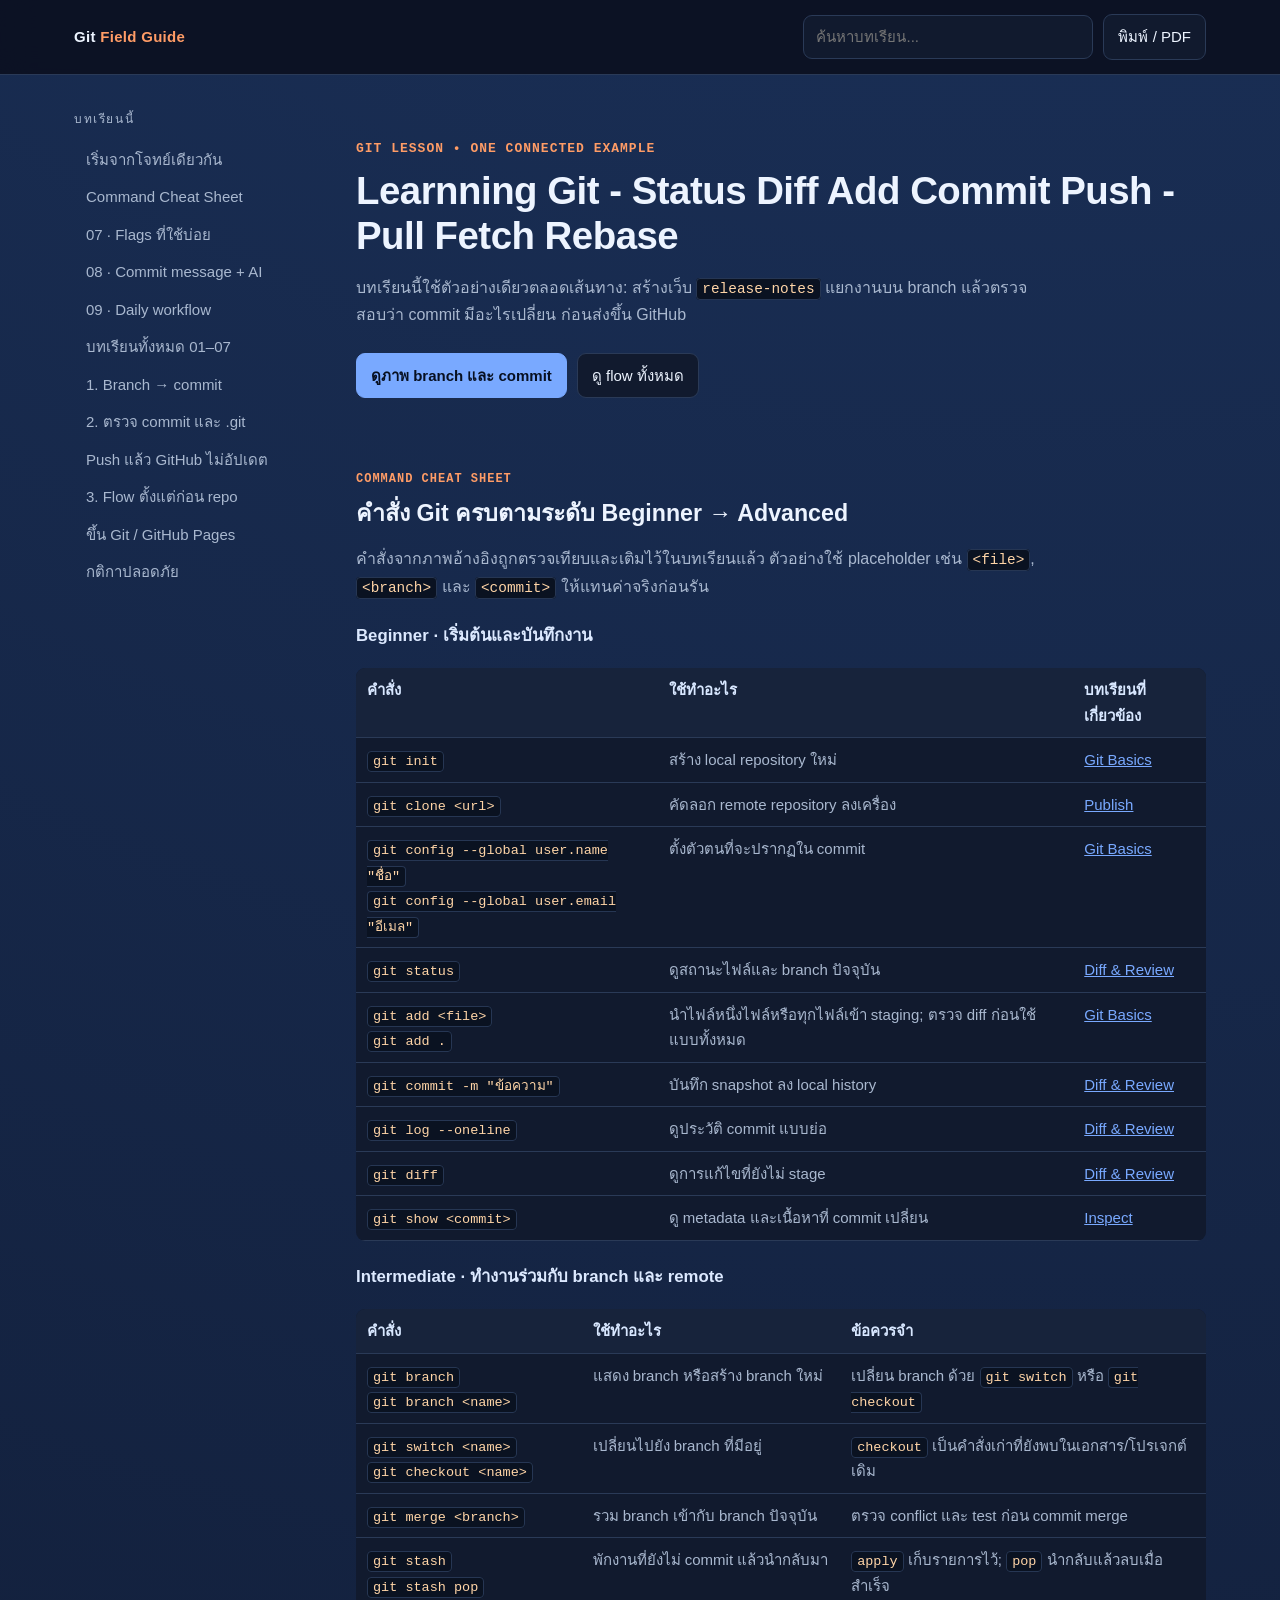
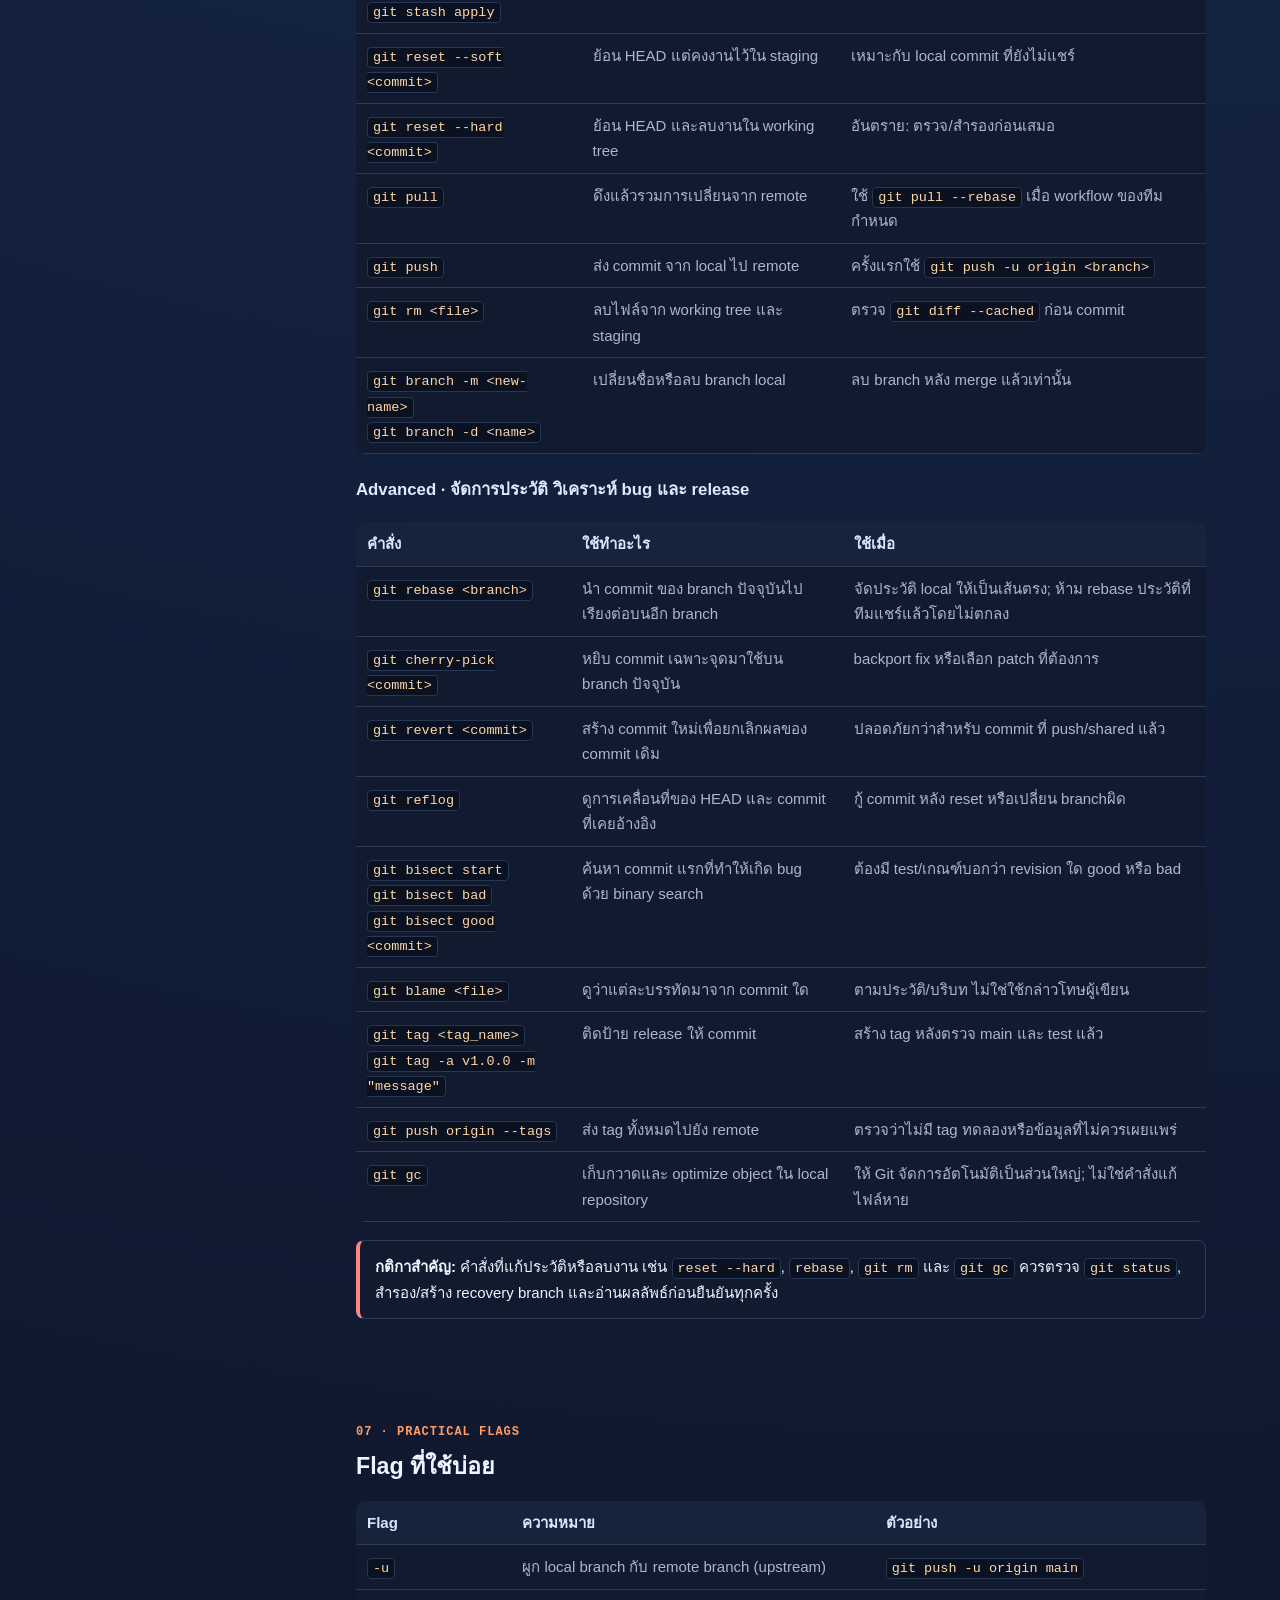
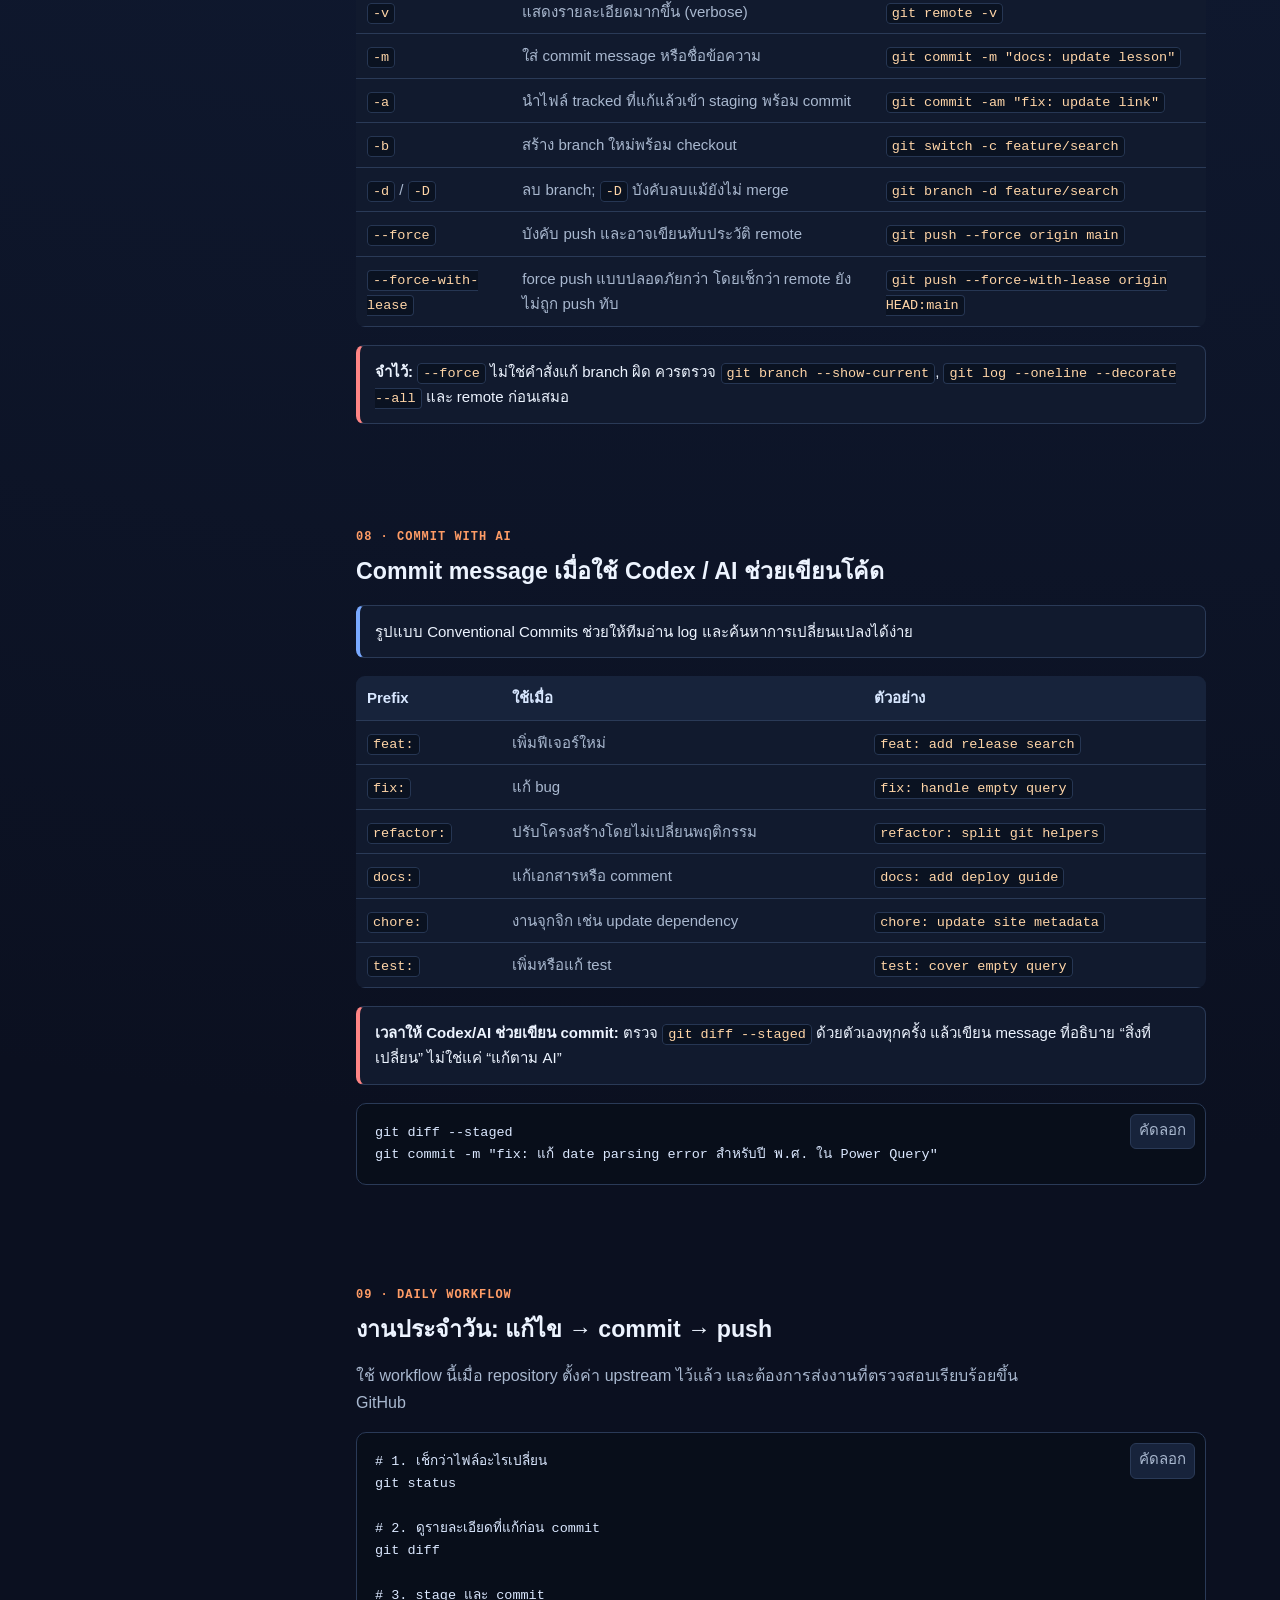
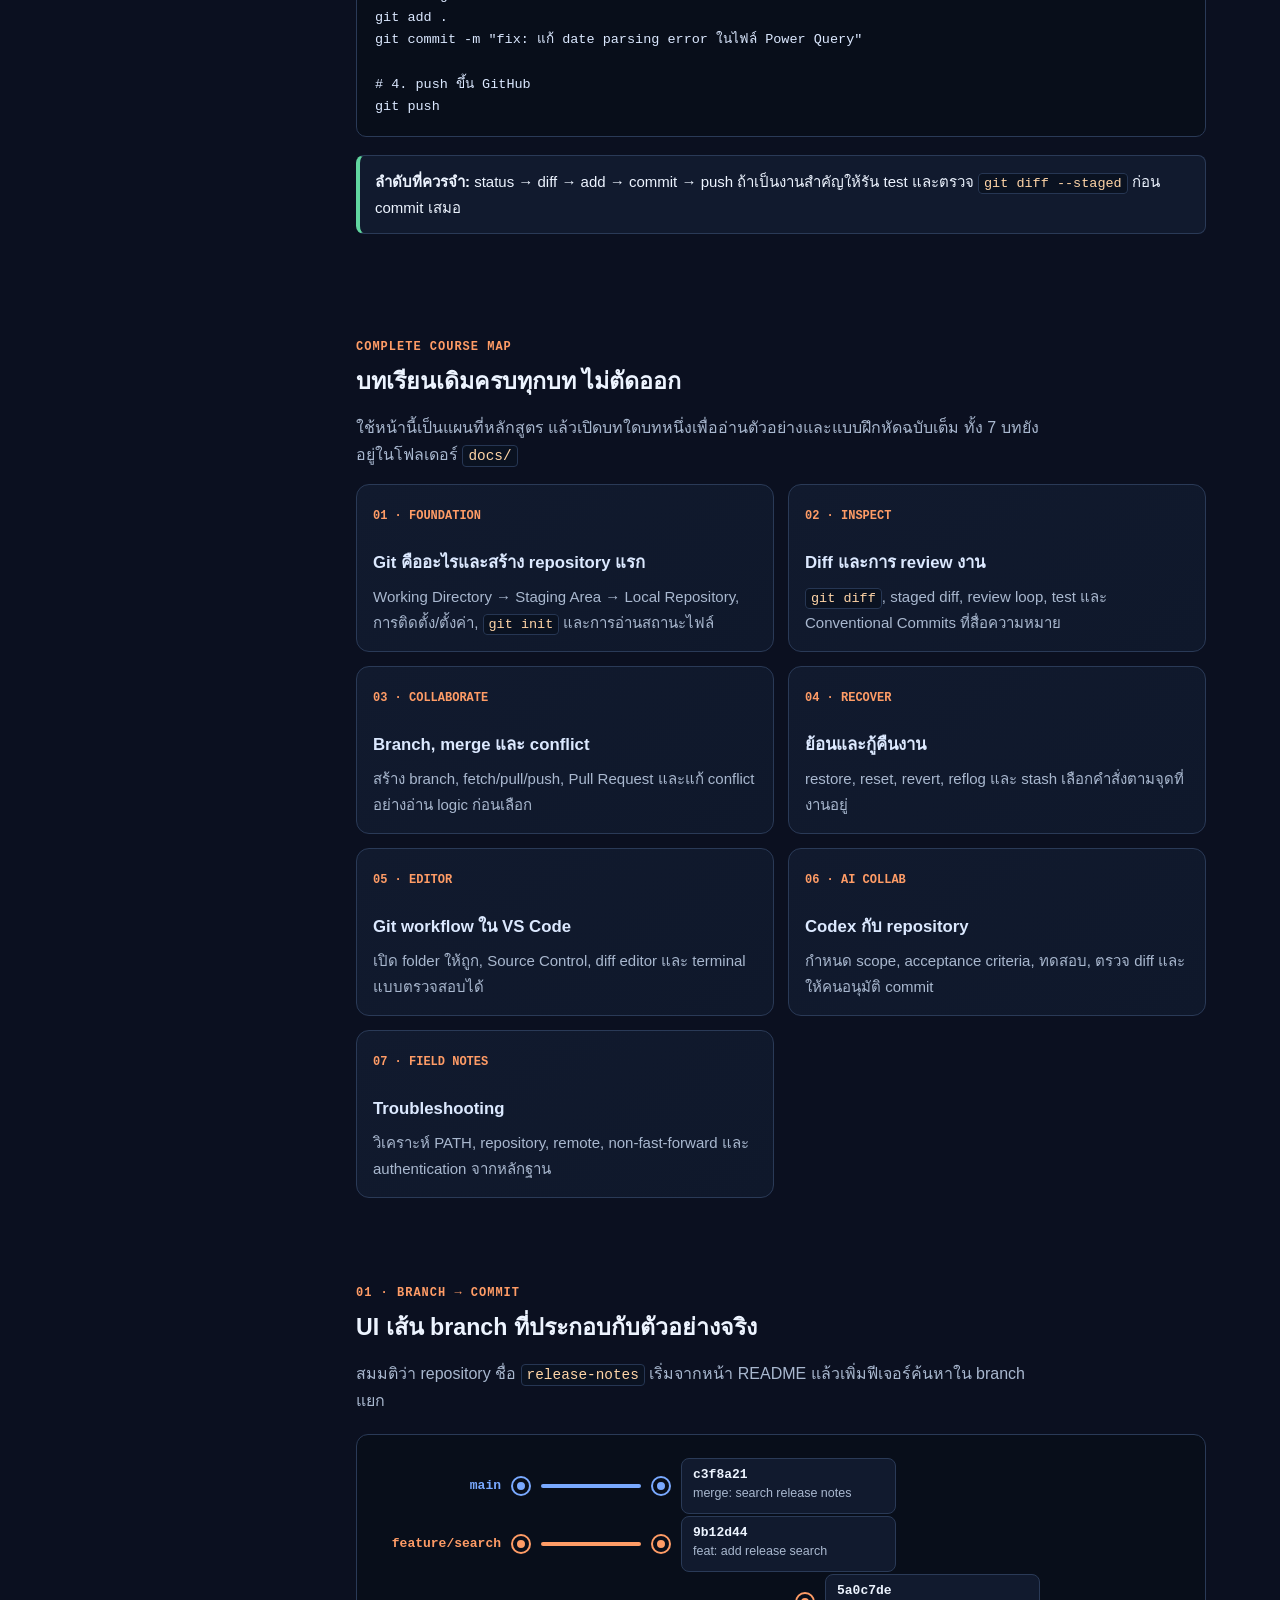
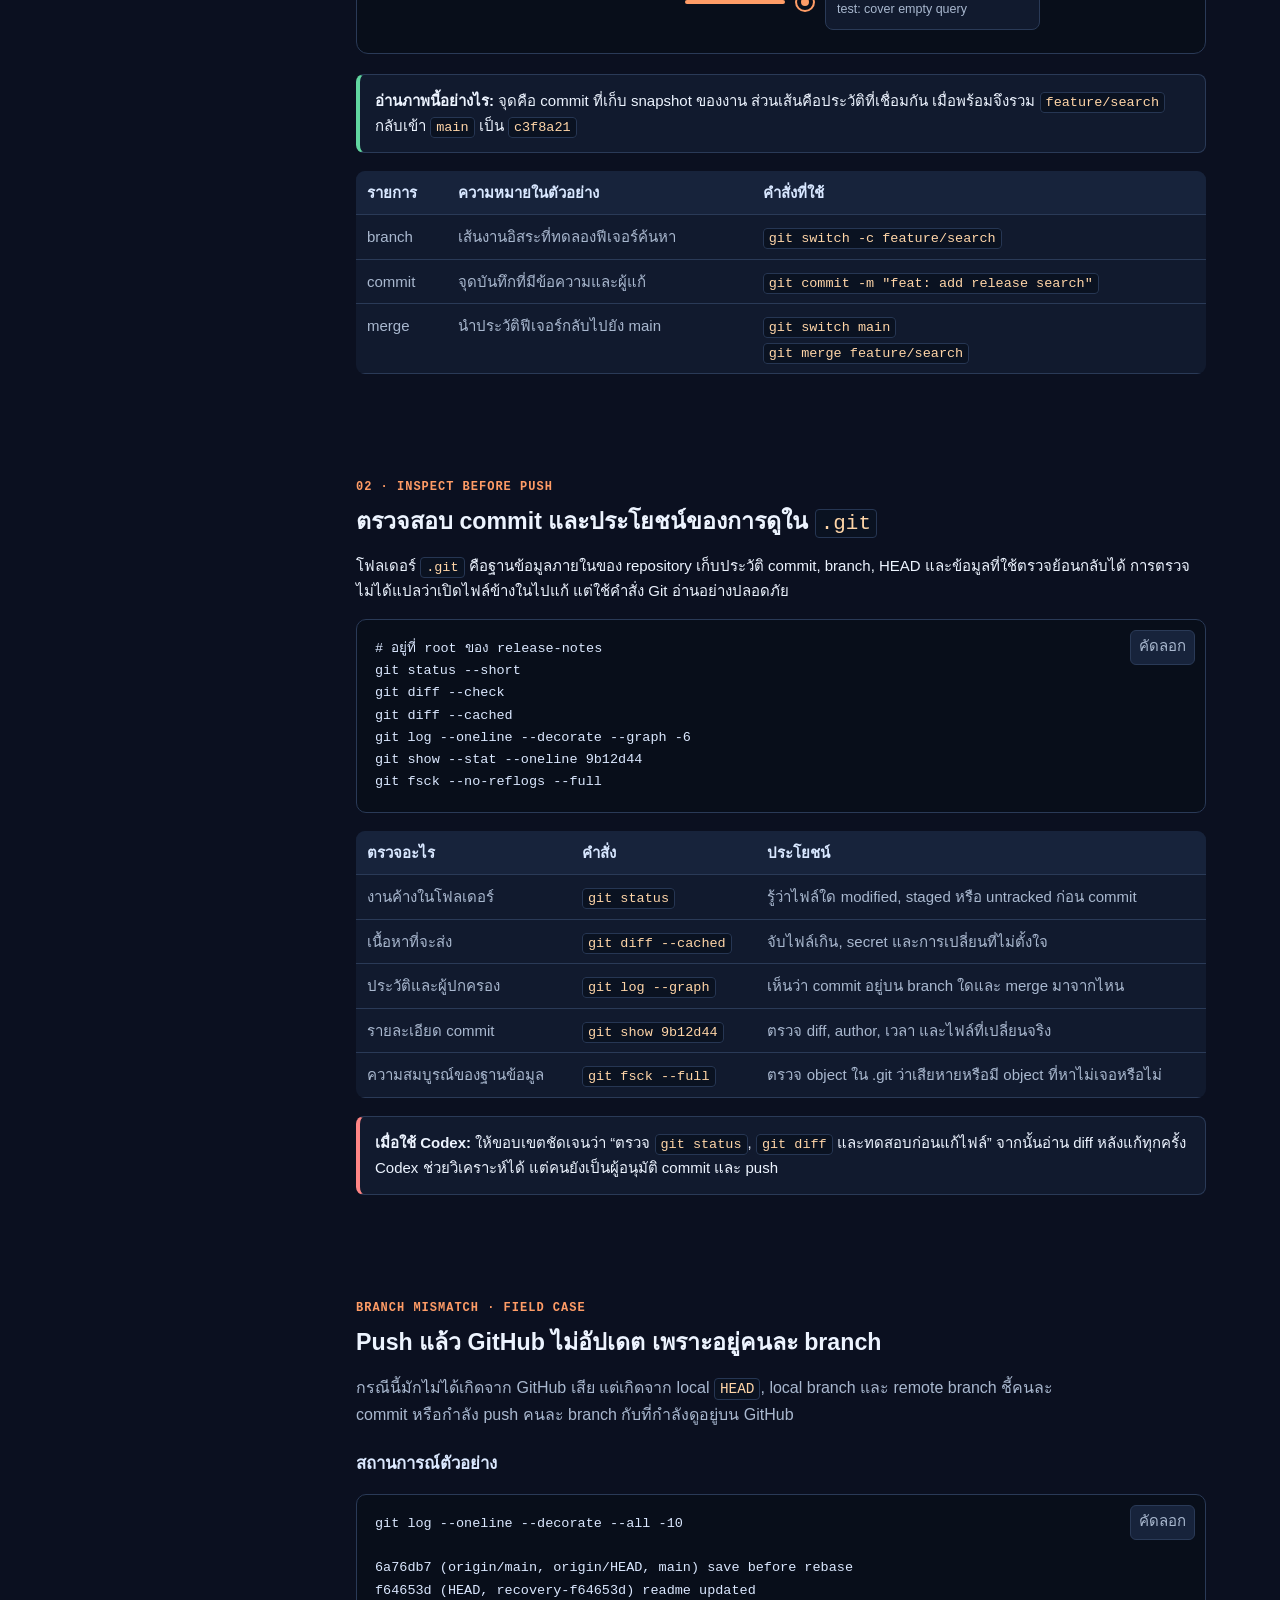
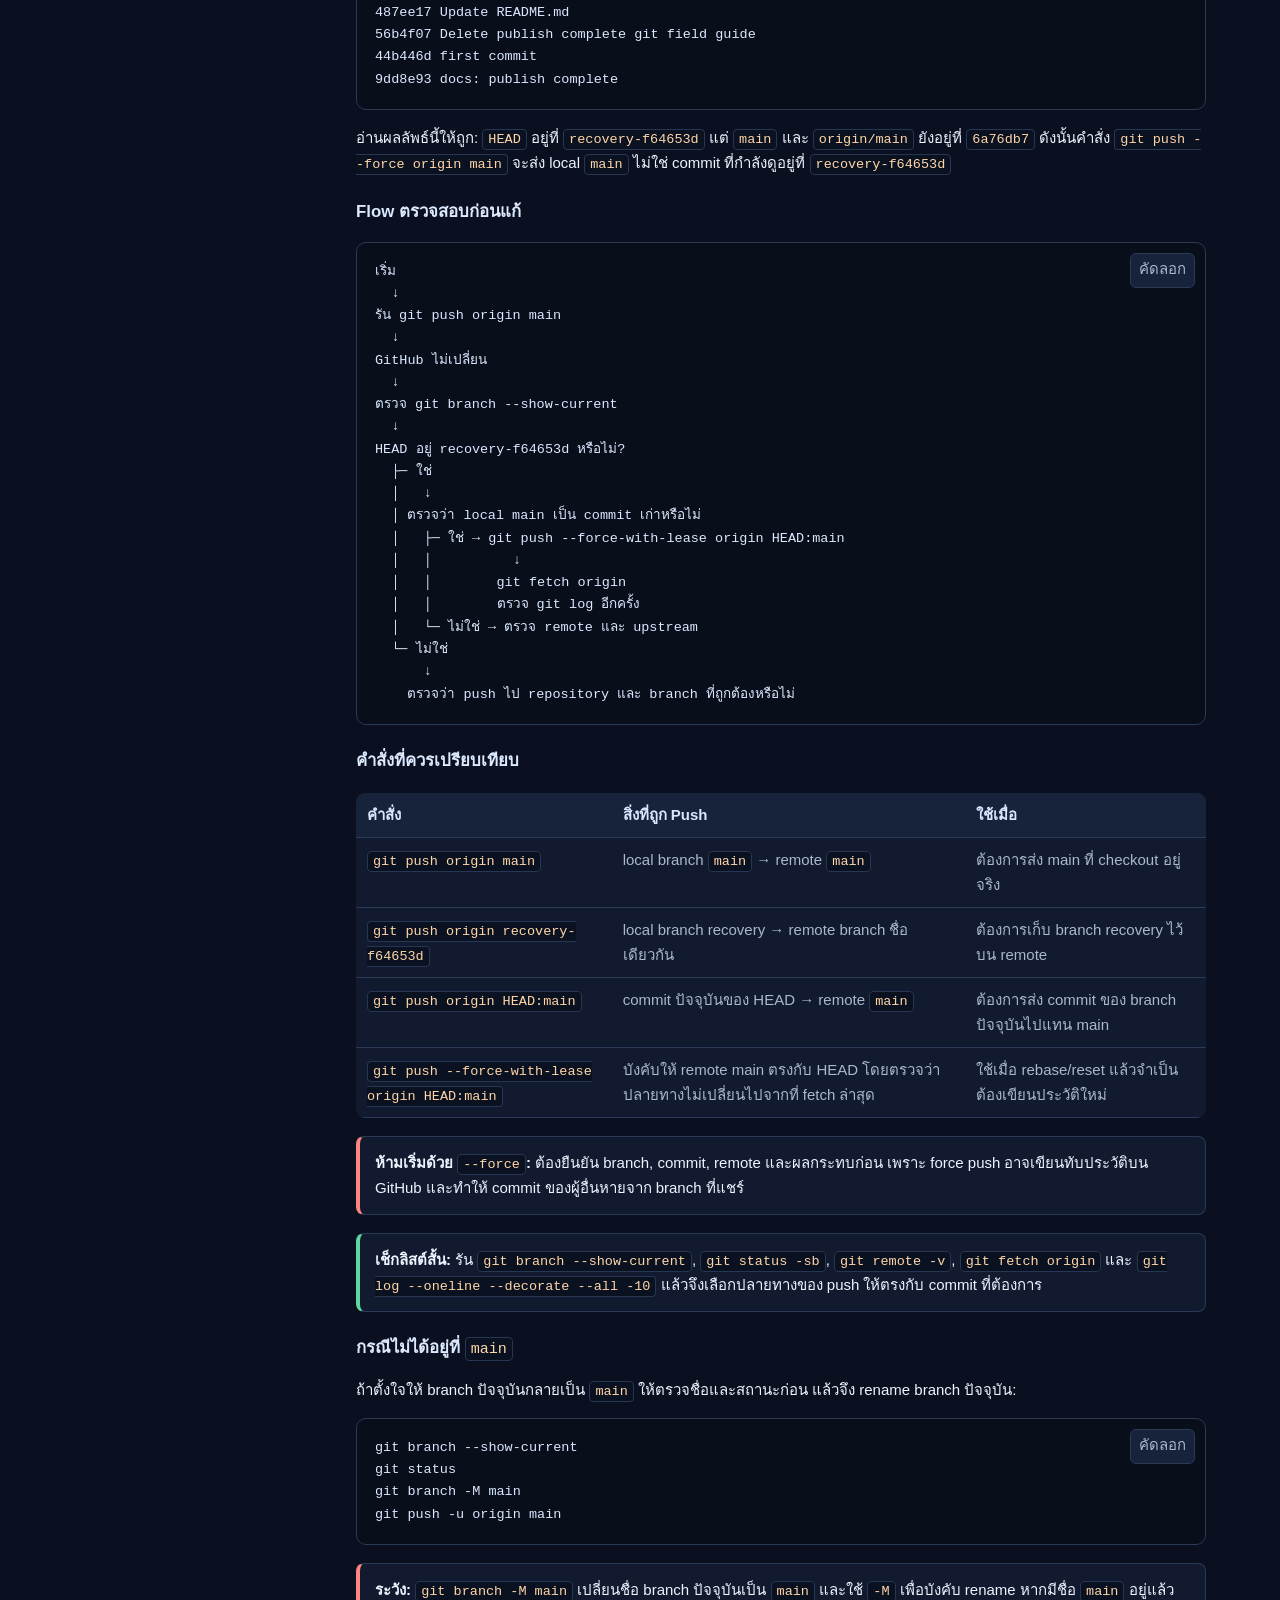
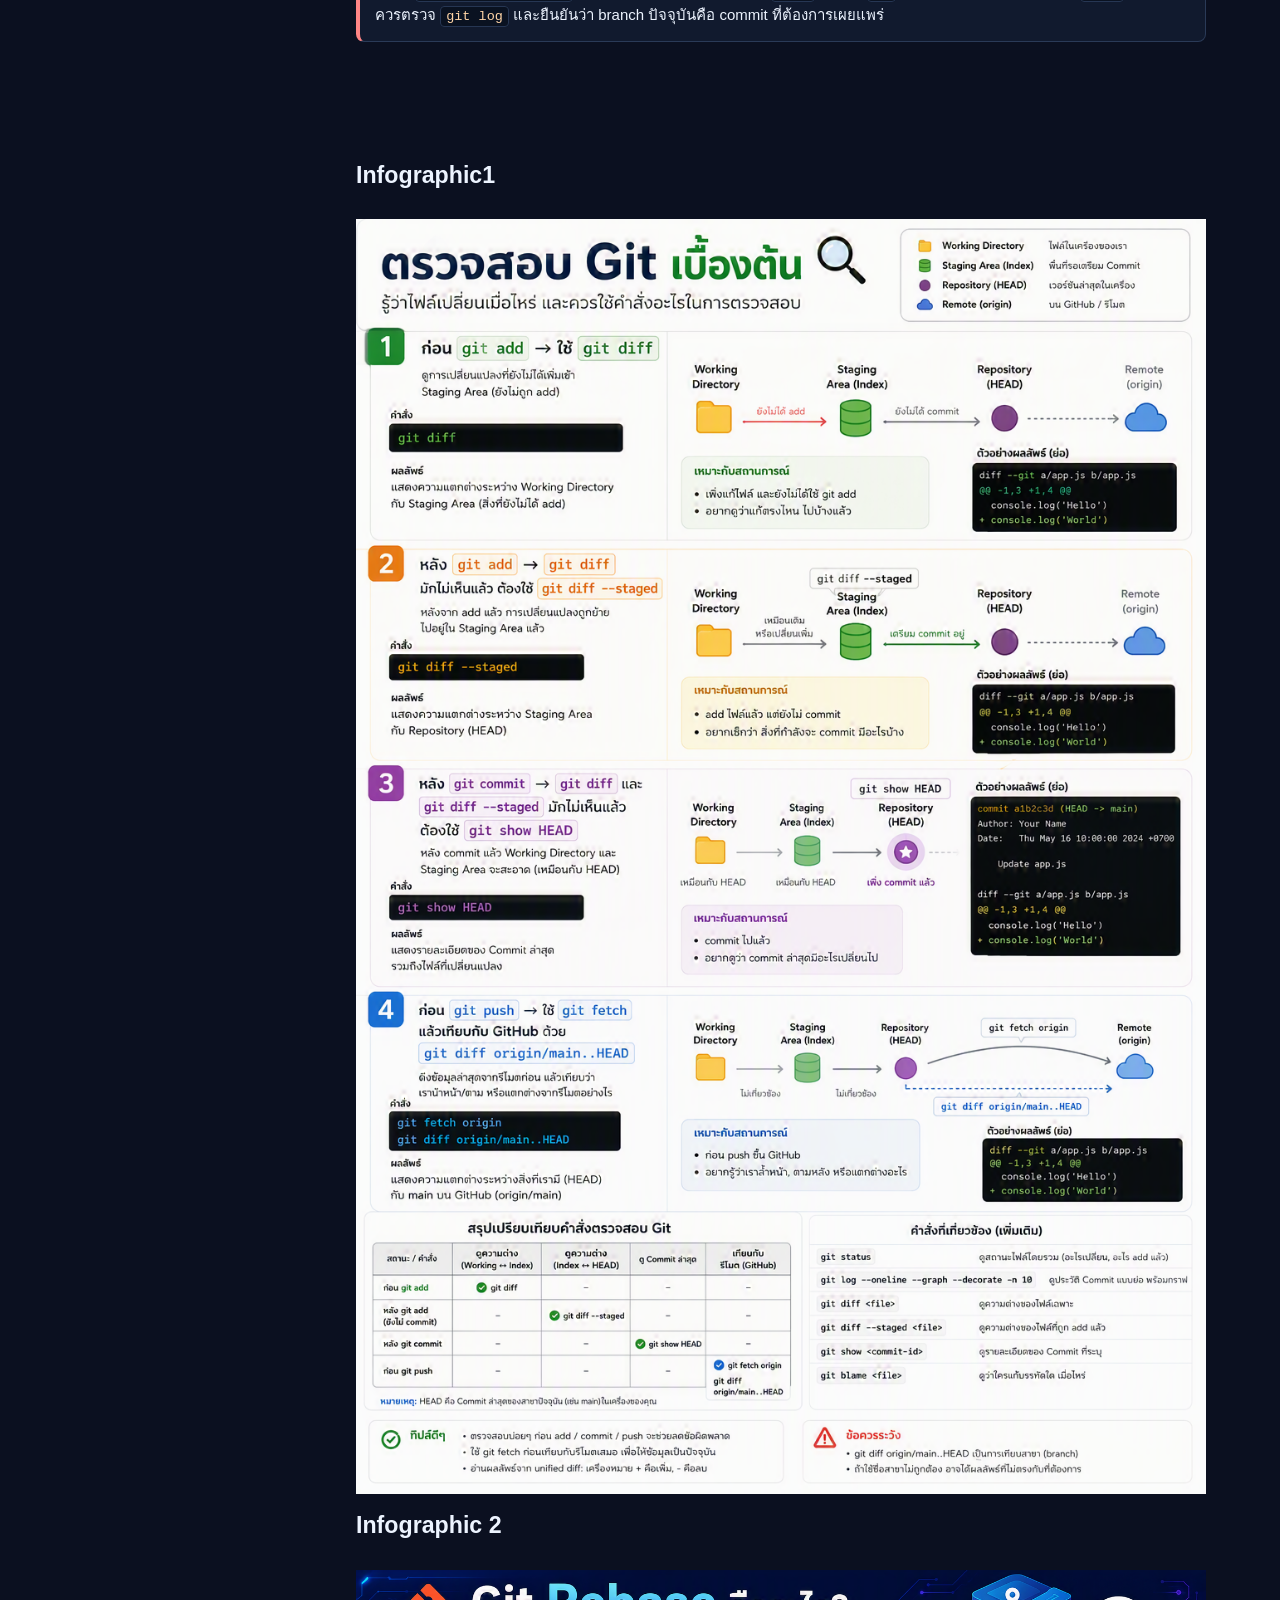
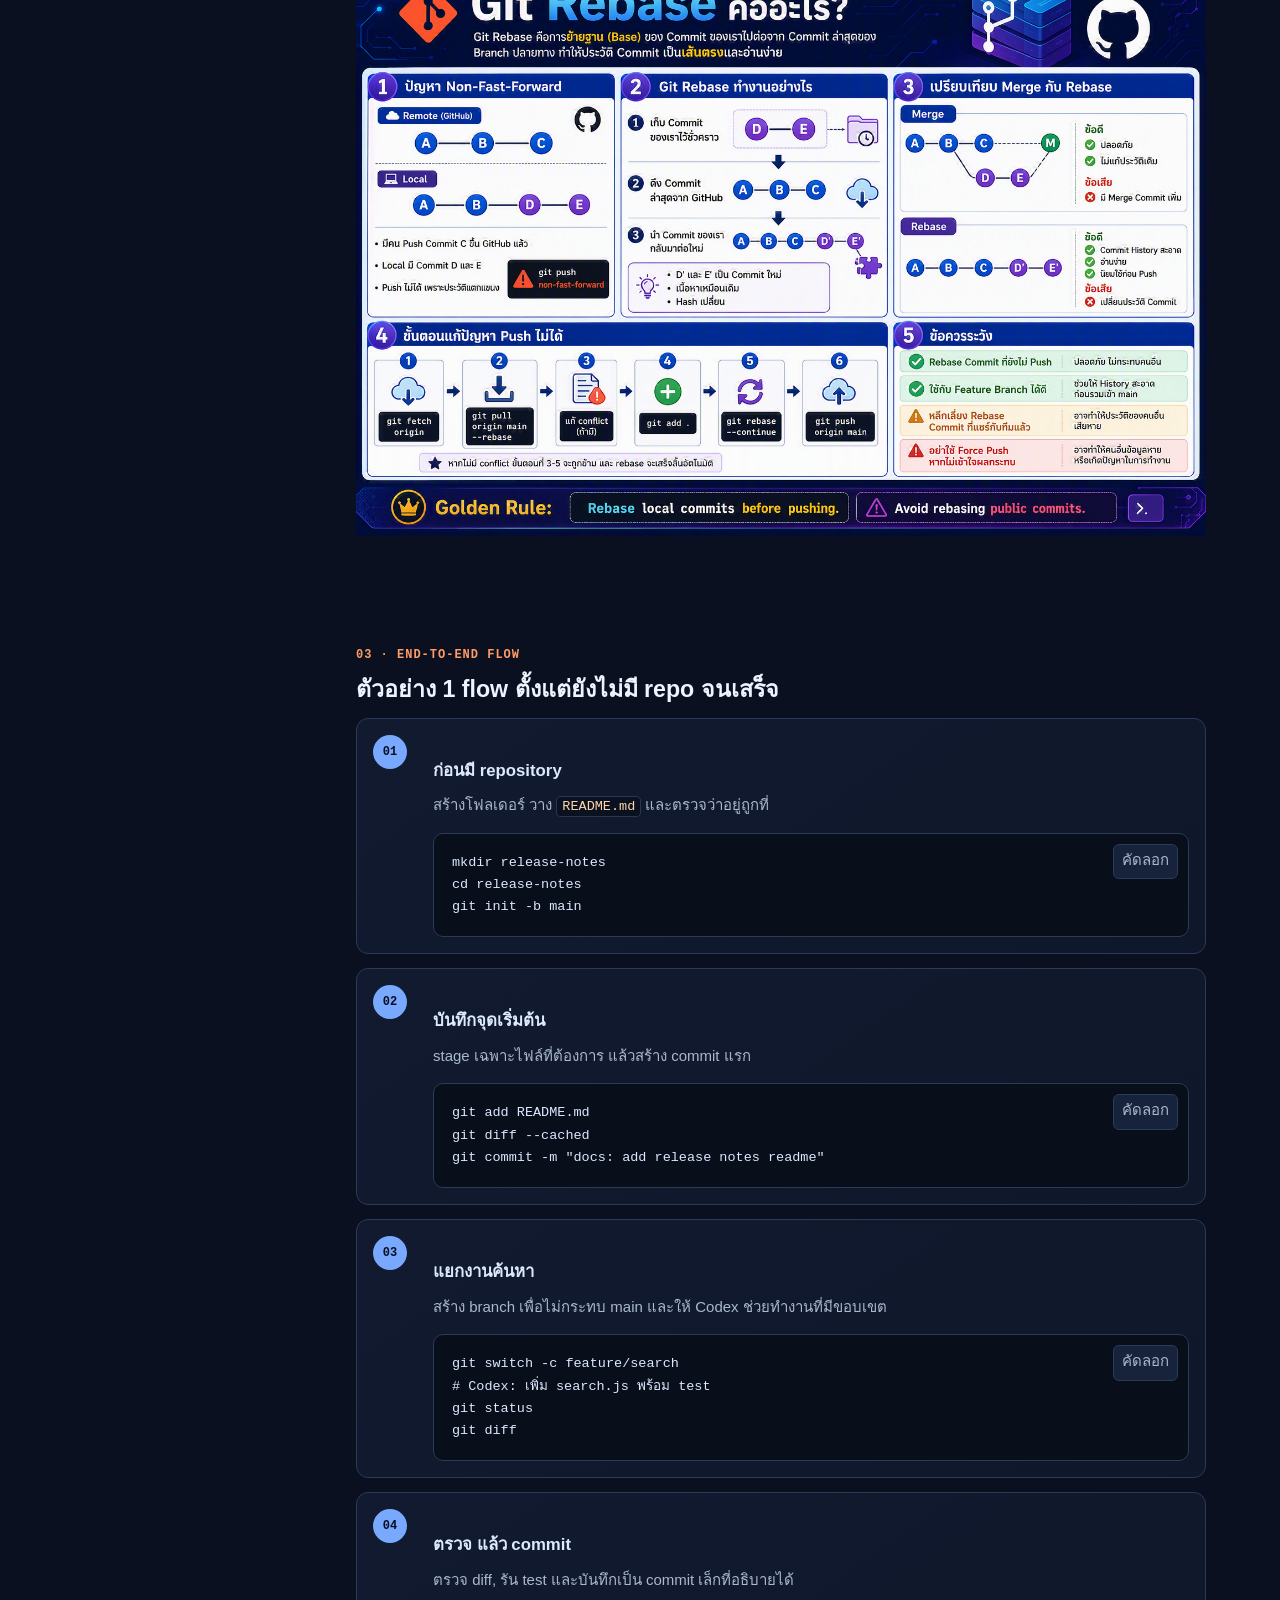
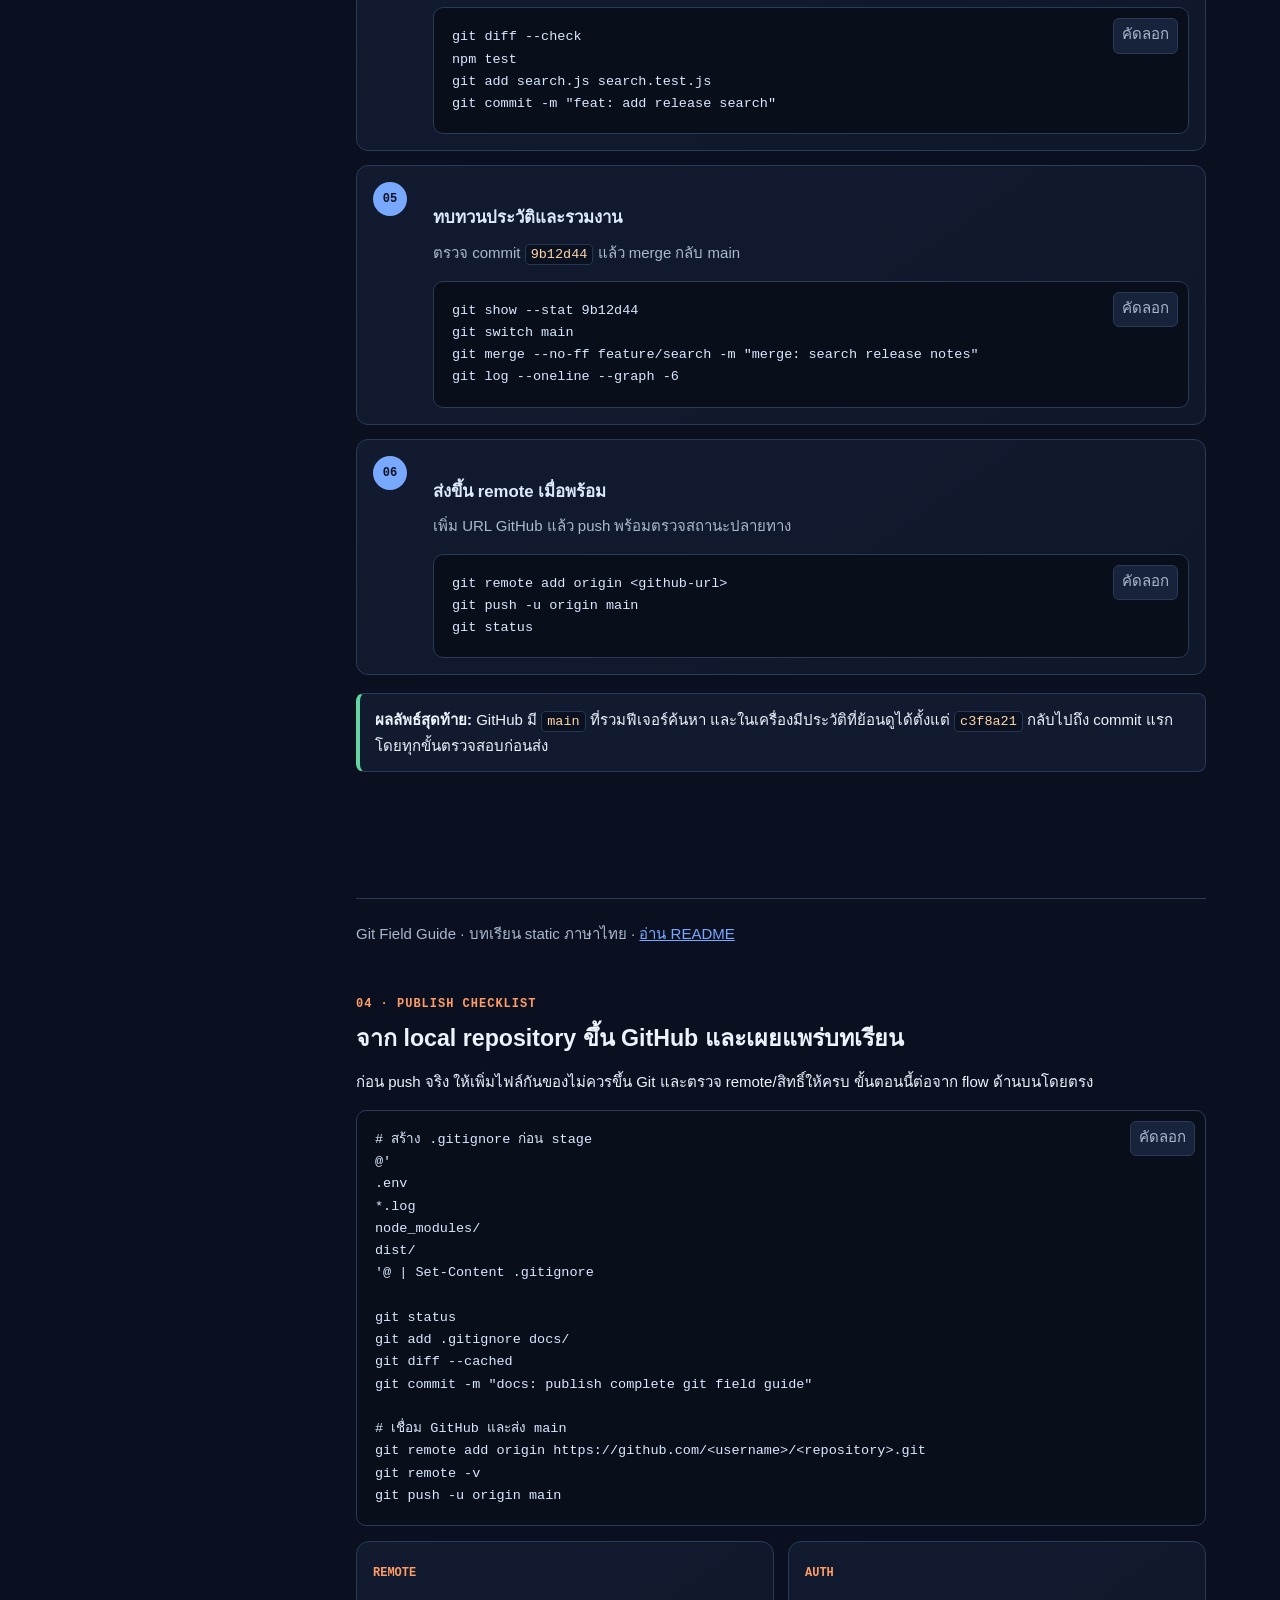
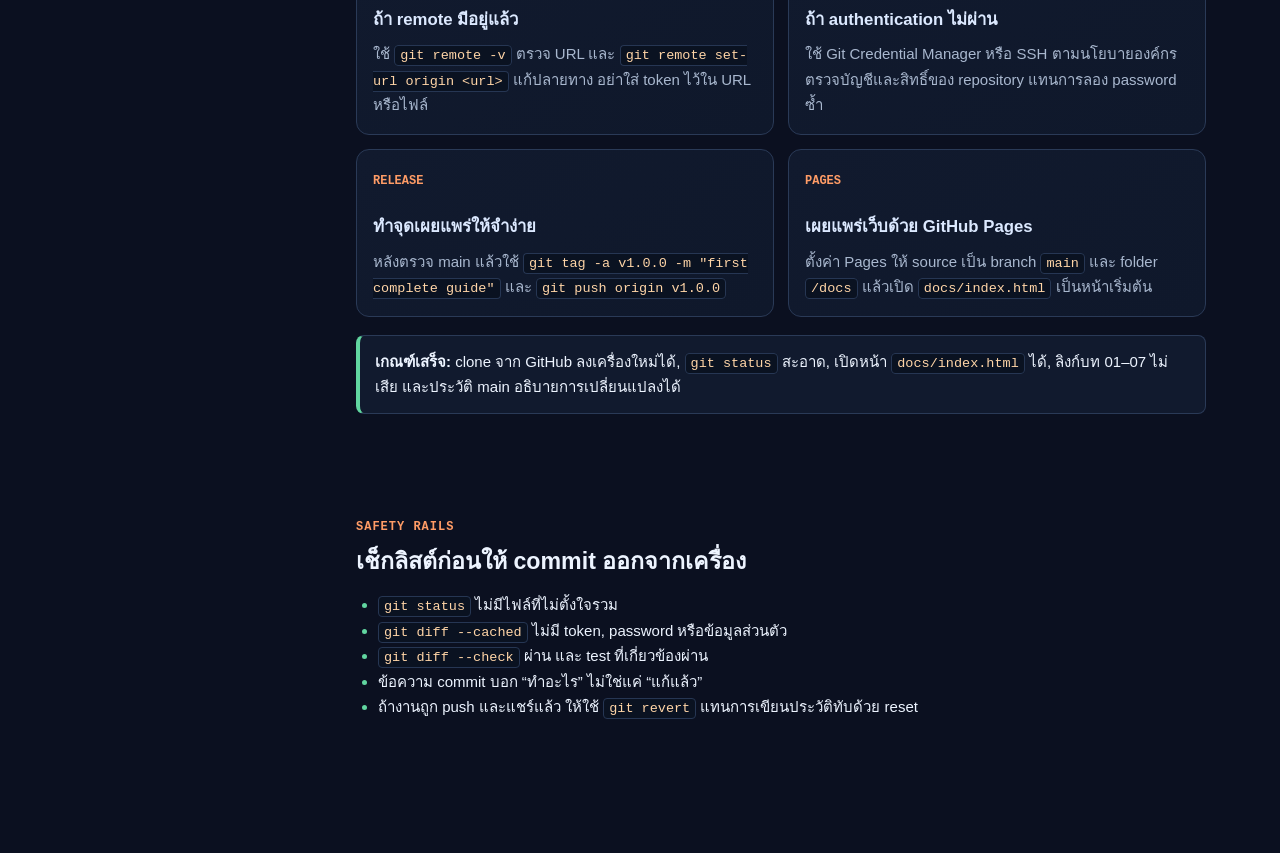
<file: docs/index.html>
<!doctype html>
<html lang="th">
<head>
  <meta charset="utf-8">
  <meta name="viewport" content="width=device-width, initial-scale=1">
  <meta name="description" content="บทเรียน Git ตั้งแต่สร้าง repository ถึงตรวจสอบ commit ด้วย .git และ Codex">
  <title>Git Field Guide — Branch, Commit และ .git</title>
  <link rel="stylesheet" href="assets/style.css">
</head>
<body>
  <header class="site-header">
    <div class="header-inner">
      <a class="brand" href="index.html">Git <span>Field Guide</span></a>
      <div class="header-actions">
        <input class="search" data-search aria-label="ค้นหาบทเรียน" placeholder="ค้นหาบทเรียน...">
        <button class="button" onclick="print()">พิมพ์ / PDF</button>
      </div>
    </div>
  </header>

  <div class="layout">
    <aside class="toc">
      <p class="toc-title">บทเรียนนี้</p>
      <nav>
        <a href="#start">เริ่มจากโจทย์เดียวกัน</a>
        <a href="#commands">Command Cheat Sheet</a>
        <a href="#flags">07 · Flags ที่ใช้บ่อย</a>
        <a href="#commit-ai">08 · Commit message + AI</a>
        <a href="#daily">09 · Daily workflow</a>
        <a href="#course">บทเรียนทั้งหมด 01–07</a>
        <a href="#graph">1. Branch → commit</a>
        <a href="#inspect">2. ตรวจ commit และ .git</a>
        <a href="#push-branch">Push แล้ว GitHub ไม่อัปเดต</a>
        <a href="#flow">3. Flow ตั้งแต่ก่อน repo</a>
        <a href="#publish">ขึ้น Git / GitHub Pages</a>
        <a href="#safety">กติกาปลอดภัย</a>
      </nav>
    </aside>

    <main>
      <section class="hero" id="start">
        <div class="kicker">Git lesson • one connected example</div>
        <h1>Learnning Git - Status Diff Add Commit Push - Pull Fetch Rebase</h1>
        <p class="lead">บทเรียนนี้ใช้ตัวอย่างเดียวตลอดเส้นทาง: สร้างเว็บ <code>release-notes</code> แยกงานบน branch แล้วตรวจสอบว่า commit มีอะไรเปลี่ยน ก่อนส่งขึ้น GitHub</p>
        <div class="actions">
          <a class="button primary" href="#graph">ดูภาพ branch และ commit</a>
          <a class="button" href="#flow">ดู flow ทั้งหมด</a>
        </div>
      </section>

      <section class="section" id="commands">
        <p class="eyebrow">COMMAND CHEAT SHEET</p>
        <h2>คำสั่ง Git ครบตามระดับ Beginner → Advanced</h2>
        <p class="lead">คำสั่งจากภาพอ้างอิงถูกตรวจเทียบและเติมไว้ในบทเรียนแล้ว ตัวอย่างใช้ placeholder เช่น <code>&lt;file&gt;</code>, <code>&lt;branch&gt;</code> และ <code>&lt;commit&gt;</code> ให้แทนค่าจริงก่อนรัน</p>
        <h3>Beginner · เริ่มต้นและบันทึกงาน</h3>
        <table>
          <thead><tr><th>คำสั่ง</th><th>ใช้ทำอะไร</th><th>บทเรียนที่เกี่ยวข้อง</th></tr></thead>
          <tbody>
            <tr><td><code>git init</code></td><td>สร้าง local repository ใหม่</td><td><a href="git-basics.html">Git Basics</a></td></tr>
            <tr><td><code>git clone &lt;url&gt;</code></td><td>คัดลอก remote repository ลงเครื่อง</td><td><a href="#publish">Publish</a></td></tr>
            <tr><td><code>git config --global user.name "ชื่อ"</code><br><code>git config --global user.email "อีเมล"</code></td><td>ตั้งตัวตนที่จะปรากฏใน commit</td><td><a href="git-basics.html">Git Basics</a></td></tr>
            <tr><td><code>git status</code></td><td>ดูสถานะไฟล์และ branch ปัจจุบัน</td><td><a href="diff-and-review.html">Diff & Review</a></td></tr>
            <tr><td><code>git add &lt;file&gt;</code><br><code>git add .</code></td><td>นำไฟล์หนึ่งไฟล์หรือทุกไฟล์เข้า staging; ตรวจ diff ก่อนใช้แบบทั้งหมด</td><td><a href="git-basics.html">Git Basics</a></td></tr>
            <tr><td><code>git commit -m "ข้อความ"</code></td><td>บันทึก snapshot ลง local history</td><td><a href="diff-and-review.html">Diff & Review</a></td></tr>
            <tr><td><code>git log --oneline</code></td><td>ดูประวัติ commit แบบย่อ</td><td><a href="diff-and-review.html">Diff & Review</a></td></tr>
            <tr><td><code>git diff</code></td><td>ดูการแก้ไขที่ยังไม่ stage</td><td><a href="diff-and-review.html">Diff & Review</a></td></tr>
            <tr><td><code>git show &lt;commit&gt;</code></td><td>ดู metadata และเนื้อหาที่ commit เปลี่ยน</td><td><a href="#inspect">Inspect</a></td></tr>
          </tbody>
        </table>
        <h3>Intermediate · ทำงานร่วมกับ branch และ remote</h3>
        <table>
          <thead><tr><th>คำสั่ง</th><th>ใช้ทำอะไร</th><th>ข้อควรจำ</th></tr></thead>
          <tbody>
            <tr><td><code>git branch</code><br><code>git branch &lt;name&gt;</code></td><td>แสดง branch หรือสร้าง branch ใหม่</td><td>เปลี่ยน branch ด้วย <code>git switch</code> หรือ <code>git checkout</code></td></tr>
            <tr><td><code>git switch &lt;name&gt;</code><br><code>git checkout &lt;name&gt;</code></td><td>เปลี่ยนไปยัง branch ที่มีอยู่</td><td><code>checkout</code> เป็นคำสั่งเก่าที่ยังพบในเอกสาร/โปรเจกต์เดิม</td></tr>
            <tr><td><code>git merge &lt;branch&gt;</code></td><td>รวม branch เข้ากับ branch ปัจจุบัน</td><td>ตรวจ conflict และ test ก่อน commit merge</td></tr>
            <tr><td><code>git stash</code><br><code>git stash pop</code><br><code>git stash apply</code></td><td>พักงานที่ยังไม่ commit แล้วนำกลับมา</td><td><code>apply</code> เก็บรายการไว้; <code>pop</code> นำกลับแล้วลบเมื่อสำเร็จ</td></tr>
            <tr><td><code>git reset --soft &lt;commit&gt;</code></td><td>ย้อน HEAD แต่คงงานไว้ใน staging</td><td>เหมาะกับ local commit ที่ยังไม่แชร์</td></tr>
            <tr><td><code>git reset --hard &lt;commit&gt;</code></td><td>ย้อน HEAD และลบงานใน working tree</td><td>อันตราย: ตรวจ/สำรองก่อนเสมอ</td></tr>
            <tr><td><code>git pull</code></td><td>ดึงแล้วรวมการเปลี่ยนจาก remote</td><td>ใช้ <code>git pull --rebase</code> เมื่อ workflow ของทีมกำหนด</td></tr>
            <tr><td><code>git push</code></td><td>ส่ง commit จาก local ไป remote</td><td>ครั้งแรกใช้ <code>git push -u origin &lt;branch&gt;</code></td></tr>
            <tr><td><code>git rm &lt;file&gt;</code></td><td>ลบไฟล์จาก working tree และ staging</td><td>ตรวจ <code>git diff --cached</code> ก่อน commit</td></tr>
            <tr><td><code>git branch -m &lt;new-name&gt;</code><br><code>git branch -d &lt;name&gt;</code></td><td>เปลี่ยนชื่อหรือลบ branch local</td><td>ลบ branch หลัง merge แล้วเท่านั้น</td></tr>
          </tbody>
        </table>
        <h3>Advanced · จัดการประวัติ วิเคราะห์ bug และ release</h3>
        <table>
          <thead><tr><th>คำสั่ง</th><th>ใช้ทำอะไร</th><th>ใช้เมื่อ</th></tr></thead>
          <tbody>
            <tr><td><code>git rebase &lt;branch&gt;</code></td><td>นำ commit ของ branch ปัจจุบันไปเรียงต่อบนอีก branch</td><td>จัดประวัติ local ให้เป็นเส้นตรง; ห้าม rebase ประวัติที่ทีมแชร์แล้วโดยไม่ตกลง</td></tr>
            <tr><td><code>git cherry-pick &lt;commit&gt;</code></td><td>หยิบ commit เฉพาะจุดมาใช้บน branch ปัจจุบัน</td><td>backport fix หรือเลือก patch ที่ต้องการ</td></tr>
            <tr><td><code>git revert &lt;commit&gt;</code></td><td>สร้าง commit ใหม่เพื่อยกเลิกผลของ commit เดิม</td><td>ปลอดภัยกว่าสำหรับ commit ที่ push/shared แล้ว</td></tr>
            <tr><td><code>git reflog</code></td><td>ดูการเคลื่อนที่ของ HEAD และ commit ที่เคยอ้างอิง</td><td>กู้ commit หลัง reset หรือเปลี่ยน branchผิด</td></tr>
            <tr><td><code>git bisect start</code><br><code>git bisect bad</code><br><code>git bisect good &lt;commit&gt;</code></td><td>ค้นหา commit แรกที่ทำให้เกิด bug ด้วย binary search</td><td>ต้องมี test/เกณฑ์บอกว่า revision ใด good หรือ bad</td></tr>
            <tr><td><code>git blame &lt;file&gt;</code></td><td>ดูว่าแต่ละบรรทัดมาจาก commit ใด</td><td>ตามประวัติ/บริบท ไม่ใช่ใช้กล่าวโทษผู้เขียน</td></tr>
            <tr><td><code>git tag &lt;tag_name&gt;</code><br><code>git tag -a v1.0.0 -m "message"</code></td><td>ติดป้าย release ให้ commit</td><td>สร้าง tag หลังตรวจ main และ test แล้ว</td></tr>
            <tr><td><code>git push origin --tags</code></td><td>ส่ง tag ทั้งหมดไปยัง remote</td><td>ตรวจว่าไม่มี tag ทดลองหรือข้อมูลที่ไม่ควรเผยแพร่</td></tr>
            <tr><td><code>git gc</code></td><td>เก็บกวาดและ optimize object ใน local repository</td><td>ให้ Git จัดการอัตโนมัติเป็นส่วนใหญ่; ไม่ใช่คำสั่งแก้ไฟล์หาย</td></tr>
          </tbody>
        </table>

        <div class="callout warn"><strong>กติกาสำคัญ:</strong> คำสั่งที่แก้ประวัติหรือลบงาน เช่น <code>reset --hard</code>, <code>rebase</code>, <code>git rm</code> และ <code>git gc</code> ควรตรวจ <code>git status</code>, สำรอง/สร้าง recovery branch และอ่านผลลัพธ์ก่อนยืนยันทุกครั้ง</div>
      </section>

      <section class="section" id="flags">
        <p class="eyebrow">07 · PRACTICAL FLAGS</p>
        <h2>Flag ที่ใช้บ่อย</h2>
        <table>
          <thead><tr><th>Flag</th><th>ความหมาย</th><th>ตัวอย่าง</th></tr></thead>
          <tbody>
            <tr><td><code>-u</code></td><td>ผูก local branch กับ remote branch (upstream)</td><td><code>git push -u origin main</code></td></tr>
            <tr><td><code>-v</code></td><td>แสดงรายละเอียดมากขึ้น (verbose)</td><td><code>git remote -v</code></td></tr>
            <tr><td><code>-m</code></td><td>ใส่ commit message หรือชื่อข้อความ</td><td><code>git commit -m "docs: update lesson"</code></td></tr>
            <tr><td><code>-a</code></td><td>นำไฟล์ tracked ที่แก้แล้วเข้า staging พร้อม commit</td><td><code>git commit -am "fix: update link"</code></td></tr>
            <tr><td><code>-b</code></td><td>สร้าง branch ใหม่พร้อม checkout</td><td><code>git switch -c feature/search</code></td></tr>
            <tr><td><code>-d</code> / <code>-D</code></td><td>ลบ branch; <code>-D</code> บังคับลบแม้ยังไม่ merge</td><td><code>git branch -d feature/search</code></td></tr>
            <tr><td><code>--force</code></td><td>บังคับ push และอาจเขียนทับประวัติ remote</td><td><code>git push --force origin main</code></td></tr>
            <tr><td><code>--force-with-lease</code></td><td>force push แบบปลอดภัยกว่า โดยเช็กว่า remote ยังไม่ถูก push ทับ</td><td><code>git push --force-with-lease origin HEAD:main</code></td></tr>
          </tbody>
        </table>
        <div class="callout warn"><strong>จำไว้:</strong> <code>--force</code> ไม่ใช่คำสั่งแก้ branch ผิด ควรตรวจ <code>git branch --show-current</code>, <code>git log --oneline --decorate --all</code> และ remote ก่อนเสมอ</div>
      </section>

      <section class="section" id="commit-ai">
        <p class="eyebrow">08 · COMMIT WITH AI</p>
        <h2>Commit message เมื่อใช้ Codex / AI ช่วยเขียนโค้ด</h2>
        <div class="callout">รูปแบบ Conventional Commits ช่วยให้ทีมอ่าน log และค้นหาการเปลี่ยนแปลงได้ง่าย</div>
        <table>
          <thead><tr><th>Prefix</th><th>ใช้เมื่อ</th><th>ตัวอย่าง</th></tr></thead>
          <tbody>
            <tr><td><code>feat:</code></td><td>เพิ่มฟีเจอร์ใหม่</td><td><code>feat: add release search</code></td></tr>
            <tr><td><code>fix:</code></td><td>แก้ bug</td><td><code>fix: handle empty query</code></td></tr>
            <tr><td><code>refactor:</code></td><td>ปรับโครงสร้างโดยไม่เปลี่ยนพฤติกรรม</td><td><code>refactor: split git helpers</code></td></tr>
            <tr><td><code>docs:</code></td><td>แก้เอกสารหรือ comment</td><td><code>docs: add deploy guide</code></td></tr>
            <tr><td><code>chore:</code></td><td>งานจุกจิก เช่น update dependency</td><td><code>chore: update site metadata</code></td></tr>
            <tr><td><code>test:</code></td><td>เพิ่มหรือแก้ test</td><td><code>test: cover empty query</code></td></tr>
          </tbody>
        </table>
        <div class="callout warn"><strong>เวลาให้ Codex/AI ช่วยเขียน commit:</strong> ตรวจ <code>git diff --staged</code> ด้วยตัวเองทุกครั้ง แล้วเขียน message ที่อธิบาย “สิ่งที่เปลี่ยน” ไม่ใช่แค่ “แก้ตาม AI”</div>
        <pre><code>git diff --staged
git commit -m "fix: แก้ date parsing error สำหรับปี พ.ศ. ใน Power Query"</code></pre>
      </section>

      <section class="section" id="daily">
        <p class="eyebrow">09 · DAILY WORKFLOW</p>
        <h2>งานประจำวัน: แก้ไข → commit → push</h2>
        <p class="lead">ใช้ workflow นี้เมื่อ repository ตั้งค่า upstream ไว้แล้ว และต้องการส่งงานที่ตรวจสอบเรียบร้อยขึ้น GitHub</p>
        <pre><code># 1. เช็กว่าไฟล์อะไรเปลี่ยน
git status

# 2. ดูรายละเอียดที่แก้ก่อน commit
git diff

# 3. stage และ commit
git add .
git commit -m "fix: แก้ date parsing error ในไฟล์ Power Query"

# 4. push ขึ้น GitHub
git push</code></pre>
        <div class="callout good"><strong>ลำดับที่ควรจำ:</strong> status → diff → add → commit → push ถ้าเป็นงานสำคัญให้รัน test และตรวจ <code>git diff --staged</code> ก่อน commit เสมอ</div>
      </section>

      <section class="section" id="course">
        <p class="eyebrow">COMPLETE COURSE MAP</p>
        <h2>บทเรียนเดิมครบทุกบท ไม่ตัดออก</h2>
        <p class="lead">ใช้หน้านี้เป็นแผนที่หลักสูตร แล้วเปิดบทใดบทหนึ่งเพื่ออ่านตัวอย่างและแบบฝึกหัดฉบับเต็ม ทั้ง 7 บทยังอยู่ในโฟลเดอร์ <code>docs/</code></p>
        <div class="grid">
          <a class="card" data-search-item href="git-basics.html"><span class="number">01 · FOUNDATION</span><h3>Git คืออะไรและสร้าง repository แรก</h3><p>Working Directory → Staging Area → Local Repository, การติดตั้ง/ตั้งค่า, <code>git init</code> และการอ่านสถานะไฟล์</p></a>
          <a class="card" data-search-item href="diff-and-review.html"><span class="number">02 · INSPECT</span><h3>Diff และการ review งาน</h3><p><code>git diff</code>, staged diff, review loop, test และ Conventional Commits ที่สื่อความหมาย</p></a>
          <a class="card" data-search-item href="branching.html"><span class="number">03 · COLLABORATE</span><h3>Branch, merge และ conflict</h3><p>สร้าง branch, fetch/pull/push, Pull Request และแก้ conflict อย่างอ่าน logic ก่อนเลือก</p></a>
          <a class="card" data-search-item href="undo-and-recovery.html"><span class="number">04 · RECOVER</span><h3>ย้อนและกู้คืนงาน</h3><p>restore, reset, revert, reflog และ stash เลือกคำสั่งตามจุดที่งานอยู่</p></a>
          <a class="card" data-search-item href="vscode-workflow.html"><span class="number">05 · EDITOR</span><h3>Git workflow ใน VS Code</h3><p>เปิด folder ให้ถูก, Source Control, diff editor และ terminal แบบตรวจสอบได้</p></a>
          <a class="card" data-search-item href="codex-workflow.html"><span class="number">06 · AI COLLAB</span><h3>Codex กับ repository</h3><p>กำหนด scope, acceptance criteria, ทดสอบ, ตรวจ diff และให้คนอนุมัติ commit</p></a>
          <a class="card" data-search-item href="troubleshooting.html"><span class="number">07 · FIELD NOTES</span><h3>Troubleshooting</h3><p>วิเคราะห์ PATH, repository, remote, non-fast-forward และ authentication จากหลักฐาน</p></a>
        </div>
      </section>

      <section class="section" id="graph">
        <p class="eyebrow">01 · BRANCH → COMMIT</p>
        <h2>UI เส้น branch ที่ประกอบกับตัวอย่างจริง</h2>
        <p class="lead">สมมติว่า repository ชื่อ <code>release-notes</code> เริ่มจากหน้า README แล้วเพิ่มฟีเจอร์ค้นหาใน branch แยก</p>

        <div class="branch-map" role="img" aria-label="แผนภาพ main และ feature/search พร้อม commit">
          <div class="branch-row"><span class="branch-label main-label">main</span><span class="node base"></span><span class="line main-line"></span><span class="node merged"></span><span class="commit-card"><b>c3f8a21</b><small>merge: search release notes</small></span></div>
          <div class="branch-row feature-row"><span class="branch-label feature-label">feature/search</span><span class="node fork"></span><span class="line feature-line"></span><span class="node feature-node"></span><span class="commit-card"><b>9b12d44</b><small>feat: add release search</small></span></div>
          <div class="branch-row feature-row second"><span class="branch-label"></span><span class="line feature-line short"></span><span class="node feature-node"></span><span class="commit-card"><b>5a0c7de</b><small>test: cover empty query</small></span></div>
        </div>

        <div class="callout good"><strong>อ่านภาพนี้อย่างไร:</strong> จุดคือ commit ที่เก็บ snapshot ของงาน ส่วนเส้นคือประวัติที่เชื่อมกัน เมื่อพร้อมจึงรวม <code>feature/search</code> กลับเข้า <code>main</code> เป็น <code>c3f8a21</code></div>
        <table>
          <thead><tr><th>รายการ</th><th>ความหมายในตัวอย่าง</th><th>คำสั่งที่ใช้</th></tr></thead>
          <tbody>
            <tr><td>branch</td><td>เส้นงานอิสระที่ทดลองฟีเจอร์ค้นหา</td><td><code>git switch -c feature/search</code></td></tr>
            <tr><td>commit</td><td>จุดบันทึกที่มีข้อความและผู้แก้</td><td><code>git commit -m "feat: add release search"</code></td></tr>
            <tr><td>merge</td><td>นำประวัติฟีเจอร์กลับไปยัง main</td><td><code>git switch main</code><br><code>git merge feature/search</code></td></tr>
          </tbody>
        </table>
      </section>

      <section class="section" id="inspect">
        <p class="eyebrow">02 · INSPECT BEFORE PUSH</p>
        <h2>ตรวจสอบ commit และประโยชน์ของการดูใน <code>.git</code></h2>
        <p>โฟลเดอร์ <code>.git</code> คือฐานข้อมูลภายในของ repository เก็บประวัติ commit, branch, HEAD และข้อมูลที่ใช้ตรวจย้อนกลับได้ การตรวจไม่ได้แปลว่าเปิดไฟล์ข้างในไปแก้ แต่ใช้คำสั่ง Git อ่านอย่างปลอดภัย</p>
        <pre><code># อยู่ที่ root ของ release-notes
git status --short
git diff --check
git diff --cached
git log --oneline --decorate --graph -6
git show --stat --oneline 9b12d44
git fsck --no-reflogs --full</code></pre>
        <table>
          <thead><tr><th>ตรวจอะไร</th><th>คำสั่ง</th><th>ประโยชน์</th></tr></thead>
          <tbody>
            <tr><td>งานค้างในโฟลเดอร์</td><td><code>git status</code></td><td>รู้ว่าไฟล์ใด modified, staged หรือ untracked ก่อน commit</td></tr>
            <tr><td>เนื้อหาที่จะส่ง</td><td><code>git diff --cached</code></td><td>จับไฟล์เกิน, secret และการเปลี่ยนที่ไม่ตั้งใจ</td></tr>
            <tr><td>ประวัติและผู้ปกครอง</td><td><code>git log --graph</code></td><td>เห็นว่า commit อยู่บน branch ใดและ merge มาจากไหน</td></tr>
            <tr><td>รายละเอียด commit</td><td><code>git show 9b12d44</code></td><td>ตรวจ diff, author, เวลา และไฟล์ที่เปลี่ยนจริง</td></tr>
            <tr><td>ความสมบูรณ์ของฐานข้อมูล</td><td><code>git fsck --full</code></td><td>ตรวจ object ใน .git ว่าเสียหายหรือมี object ที่หาไม่เจอหรือไม่</td></tr>
          </tbody>
        </table>
        <div class="callout warn"><strong>เมื่อใช้ Codex:</strong> ให้ขอบเขตชัดเจนว่า “ตรวจ <code>git status</code>, <code>git diff</code> และทดสอบก่อนแก้ไฟล์” จากนั้นอ่าน diff หลังแก้ทุกครั้ง Codex ช่วยวิเคราะห์ได้ แต่คนยังเป็นผู้อนุมัติ commit และ push</div>
      </section>

      <section class="section" id="push-branch">
        <p class="eyebrow">BRANCH MISMATCH · FIELD CASE</p>
        <h2>Push แล้ว GitHub ไม่อัปเดต เพราะอยู่คนละ branch</h2>
        <p class="lead">กรณีนี้มักไม่ได้เกิดจาก GitHub เสีย แต่เกิดจาก local <code>HEAD</code>, local branch และ remote branch ชี้คนละ commit หรือกำลัง push คนละ branch กับที่กำลังดูอยู่บน GitHub</p>

        <h3>สถานการณ์ตัวอย่าง</h3>
        <pre><code>git log --oneline --decorate --all -10

6a76db7 (origin/main, origin/HEAD, main) save before rebase
f64653d (HEAD, recovery-f64653d) readme updated
487ee17 Update README.md
56b4f07 Delete publish complete git field guide
44b446d first commit
9dd8e93 docs: publish complete</code></pre>
        <p>อ่านผลลัพธ์นี้ให้ถูก: <code>HEAD</code> อยู่ที่ <code>recovery-f64653d</code> แต่ <code>main</code> และ <code>origin/main</code> ยังอยู่ที่ <code>6a76db7</code> ดังนั้นคำสั่ง <code>git push --force origin main</code> จะส่ง local <code>main</code> ไม่ใช่ commit ที่กำลังดูอยู่ที่ <code>recovery-f64653d</code></p>

        <h3>Flow ตรวจสอบก่อนแก้</h3>
        <pre><code>เริ่ม
  ↓
รัน git push origin main
  ↓
GitHub ไม่เปลี่ยน
  ↓
ตรวจ git branch --show-current
  ↓
HEAD อยู่ recovery-f64653d หรือไม่?
  ├─ ใช่
  │   ↓
  │ ตรวจว่า local main เป็น commit เก่าหรือไม่
  │   ├─ ใช่ → git push --force-with-lease origin HEAD:main
  │   │          ↓
  │   │        git fetch origin
  │   │        ตรวจ git log อีกครั้ง
  │   └─ ไม่ใช่ → ตรวจ remote และ upstream
  └─ ไม่ใช่
      ↓
    ตรวจว่า push ไป repository และ branch ที่ถูกต้องหรือไม่</code></pre>

        <h3>คำสั่งที่ควรเปรียบเทียบ</h3>
        <table>
          <thead><tr><th>คำสั่ง</th><th>สิ่งที่ถูก Push</th><th>ใช้เมื่อ</th></tr></thead>
          <tbody>
            <tr><td><code>git push origin main</code></td><td>local branch <code>main</code> → remote <code>main</code></td><td>ต้องการส่ง main ที่ checkout อยู่จริง</td></tr>
            <tr><td><code>git push origin recovery-f64653d</code></td><td>local branch recovery → remote branch ชื่อเดียวกัน</td><td>ต้องการเก็บ branch recovery ไว้บน remote</td></tr>
            <tr><td><code>git push origin HEAD:main</code></td><td>commit ปัจจุบันของ HEAD → remote <code>main</code></td><td>ต้องการส่ง commit ของ branch ปัจจุบันไปแทน main</td></tr>
            <tr><td><code>git push --force-with-lease origin HEAD:main</code></td><td>บังคับให้ remote main ตรงกับ HEAD โดยตรวจว่าปลายทางไม่เปลี่ยนไปจากที่ fetch ล่าสุด</td><td>ใช้เมื่อ rebase/reset แล้วจำเป็นต้องเขียนประวัติใหม่</td></tr>
          </tbody>
        </table>
        <div class="callout warn"><strong>ห้ามเริ่มด้วย <code>--force</code>:</strong> ต้องยืนยัน branch, commit, remote และผลกระทบก่อน เพราะ force push อาจเขียนทับประวัติบน GitHub และทำให้ commit ของผู้อื่นหายจาก branch ที่แชร์</div>
        <div class="callout good"><strong>เช็กลิสต์สั้น:</strong> รัน <code>git branch --show-current</code>, <code>git status -sb</code>, <code>git remote -v</code>, <code>git fetch origin</code> และ <code>git log --oneline --decorate --all -10</code> แล้วจึงเลือกปลายทางของ push ให้ตรงกับ commit ที่ต้องการ</div>
        <h3>กรณีไม่ได้อยู่ที่ <code>main</code></h3>
        <p>ถ้าตั้งใจให้ branch ปัจจุบันกลายเป็น <code>main</code> ให้ตรวจชื่อและสถานะก่อน แล้วจึง rename branch ปัจจุบัน:</p>
        <pre><code>git branch --show-current
git status
git branch -M main
git push -u origin main</code></pre>
        <div class="callout warn"><strong>ระวัง:</strong> <code>git branch -M main</code> เปลี่ยนชื่อ branch ปัจจุบันเป็น <code>main</code> และใช้ <code>-M</code> เพื่อบังคับ rename หากมีชื่อ <code>main</code> อยู่แล้ว ควรตรวจ <code>git log</code> และยืนยันว่า branch ปัจจุบันคือ commit ที่ต้องการเผยแพร่</div>
      </section>

      <section class="section" id="flow">
        <p class="eyebrow">03 · END-TO-END FLOW</p>
        <h2>ตัวอย่าง 1 flow ตั้งแต่ยังไม่มี repo จนเสร็จ</h2>
        <div class="flow-list">
          <article class="flow-step"><span>01</span><div><h3>ก่อนมี repository</h3><p>สร้างโฟลเดอร์ วาง <code>README.md</code> และตรวจว่าอยู่ถูกที่</p><pre><code>mkdir release-notes
cd release-notes
git init -b main</code></pre></div></article>
          <article class="flow-step"><span>02</span><div><h3>บันทึกจุดเริ่มต้น</h3><p>stage เฉพาะไฟล์ที่ต้องการ แล้วสร้าง commit แรก</p><pre><code>git add README.md
git diff --cached
git commit -m "docs: add release notes readme"</code></pre></div></article>
          <article class="flow-step"><span>03</span><div><h3>แยกงานค้นหา</h3><p>สร้าง branch เพื่อไม่กระทบ main และให้ Codex ช่วยทำงานที่มีขอบเขต</p><pre><code>git switch -c feature/search
# Codex: เพิ่ม search.js พร้อม test
git status
git diff</code></pre></div></article>
          <article class="flow-step"><span>04</span><div><h3>ตรวจ แล้ว commit</h3><p>ตรวจ diff, รัน test และบันทึกเป็น commit เล็กที่อธิบายได้</p><pre><code>git diff --check
npm test
git add search.js search.test.js
git commit -m "feat: add release search"</code></pre></div></article>
          <article class="flow-step"><span>05</span><div><h3>ทบทวนประวัติและรวมงาน</h3><p>ตรวจ commit <code>9b12d44</code> แล้ว merge กลับ main</p><pre><code>git show --stat 9b12d44
git switch main
git merge --no-ff feature/search -m "merge: search release notes"
git log --oneline --graph -6</code></pre></div></article>
          <article class="flow-step"><span>06</span><div><h3>ส่งขึ้น remote เมื่อพร้อม</h3><p>เพิ่ม URL GitHub แล้ว push พร้อมตรวจสถานะปลายทาง</p><pre><code>git remote add origin &lt;github-url&gt;
git push -u origin main
git status</code></pre></div></article>
        </div>
        <div class="callout good"><strong>ผลลัพธ์สุดท้าย:</strong> GitHub มี <code>main</code> ที่รวมฟีเจอร์ค้นหา และในเครื่องมีประวัติที่ย้อนดูได้ตั้งแต่ <code>c3f8a21</code> กลับไปถึง commit แรก โดยทุกขั้นตรวจสอบก่อนส่ง</div>
      </section>

      <section class="section" id="publish">
        <p class="eyebrow">04 · PUBLISH CHECKLIST</p>
        <h2>จาก local repository ขึ้น GitHub และเผยแพร่บทเรียน</h2>
        <p>ก่อน push จริง ให้เพิ่มไฟล์กันของไม่ควรขึ้น Git และตรวจ remote/สิทธิ์ให้ครบ ขั้นตอนนี้ต่อจาก flow ด้านบนโดยตรง</p>
        <pre><code># สร้าง .gitignore ก่อน stage
@'
.env
*.log
node_modules/
dist/
'@ | Set-Content .gitignore

git status
git add .gitignore docs/
git diff --cached
git commit -m "docs: publish complete git field guide"

# เชื่อม GitHub และส่ง main
git remote add origin https://github.com/&lt;username&gt;/&lt;repository&gt;.git
git remote -v
git push -u origin main</code></pre>
        <div class="grid">
          <div class="card"><span class="number">REMOTE</span><h3>ถ้า remote มีอยู่แล้ว</h3><p>ใช้ <code>git remote -v</code> ตรวจ URL และ <code>git remote set-url origin &lt;url&gt;</code> แก้ปลายทาง อย่าใส่ token ไว้ใน URL หรือไฟล์</p></div>
          <div class="card"><span class="number">AUTH</span><h3>ถ้า authentication ไม่ผ่าน</h3><p>ใช้ Git Credential Manager หรือ SSH ตามนโยบายองค์กร ตรวจบัญชีและสิทธิ์ของ repository แทนการลอง password ซ้ำ</p></div>
          <div class="card"><span class="number">RELEASE</span><h3>ทำจุดเผยแพร่ให้จำง่าย</h3><p>หลังตรวจ main แล้วใช้ <code>git tag -a v1.0.0 -m "first complete guide"</code> และ <code>git push origin v1.0.0</code></p></div>
          <div class="card"><span class="number">PAGES</span><h3>เผยแพร่เว็บด้วย GitHub Pages</h3><p>ตั้งค่า Pages ให้ source เป็น branch <code>main</code> และ folder <code>/docs</code> แล้วเปิด <code>docs/index.html</code> เป็นหน้าเริ่มต้น</p></div>
        </div>
        <div class="callout good"><strong>เกณฑ์เสร็จ:</strong> clone จาก GitHub ลงเครื่องใหม่ได้, <code>git status</code> สะอาด, เปิดหน้า <code>docs/index.html</code> ได้, ลิงก์บท 01–07 ไม่เสีย และประวัติ main อธิบายการเปลี่ยนแปลงได้</div>
      </section>

      <section class="section" id="safety">
        <p class="eyebrow">SAFETY RAILS</p>
        <h2>เช็กลิสต์ก่อนให้ commit ออกจากเครื่อง</h2>
        <ul class="checklist">
          <li><code>git status</code> ไม่มีไฟล์ที่ไม่ตั้งใจรวม</li>
          <li><code>git diff --cached</code> ไม่มี token, password หรือข้อมูลส่วนตัว</li>
          <li><code>git diff --check</code> ผ่าน และ test ที่เกี่ยวข้องผ่าน</li>
          <li>ข้อความ commit บอก “ทำอะไร” ไม่ใช่แค่ “แก้แล้ว”</li>
          <li>ถ้างานถูก push และแชร์แล้ว ให้ใช้ <code>git revert</code> แทนการเขียนประวัติทับด้วย reset</li>
        </ul>
      </section>

      <section class="section" id="infographics">
        <div style="margin:1.5rem 0; display:grid; gap:1rem;">
          <h2>Infographic1</h2>
          <figure style="margin:0;">
            <img src="./images/git-diff-infographic-2026-07-19.png"
                 alt="Infographic ตรวจ Git Diff"
                 style="max-width:100%; height:auto; display:block;">
          </figure>
           <h2>Infographic 2</h2>
          <figure style="margin:0;">
            <img src="./images/git-rebase-infographic-2026-07-19.png"
                 alt="Infographic Git Rebase"
                 style="max-width:100%; height:auto; display:block;">
          </figure>
        </div>
      </section>

      <footer class="footer">Git Field Guide · บทเรียน static ภาษาไทย · <a href="../README.md">อ่าน README</a></footer>
    </main>
  </div>
  <button class="top" aria-label="กลับด้านบน">↑</button>
  <script src="assets/script.js"></script>
</body>
</html>
</file>
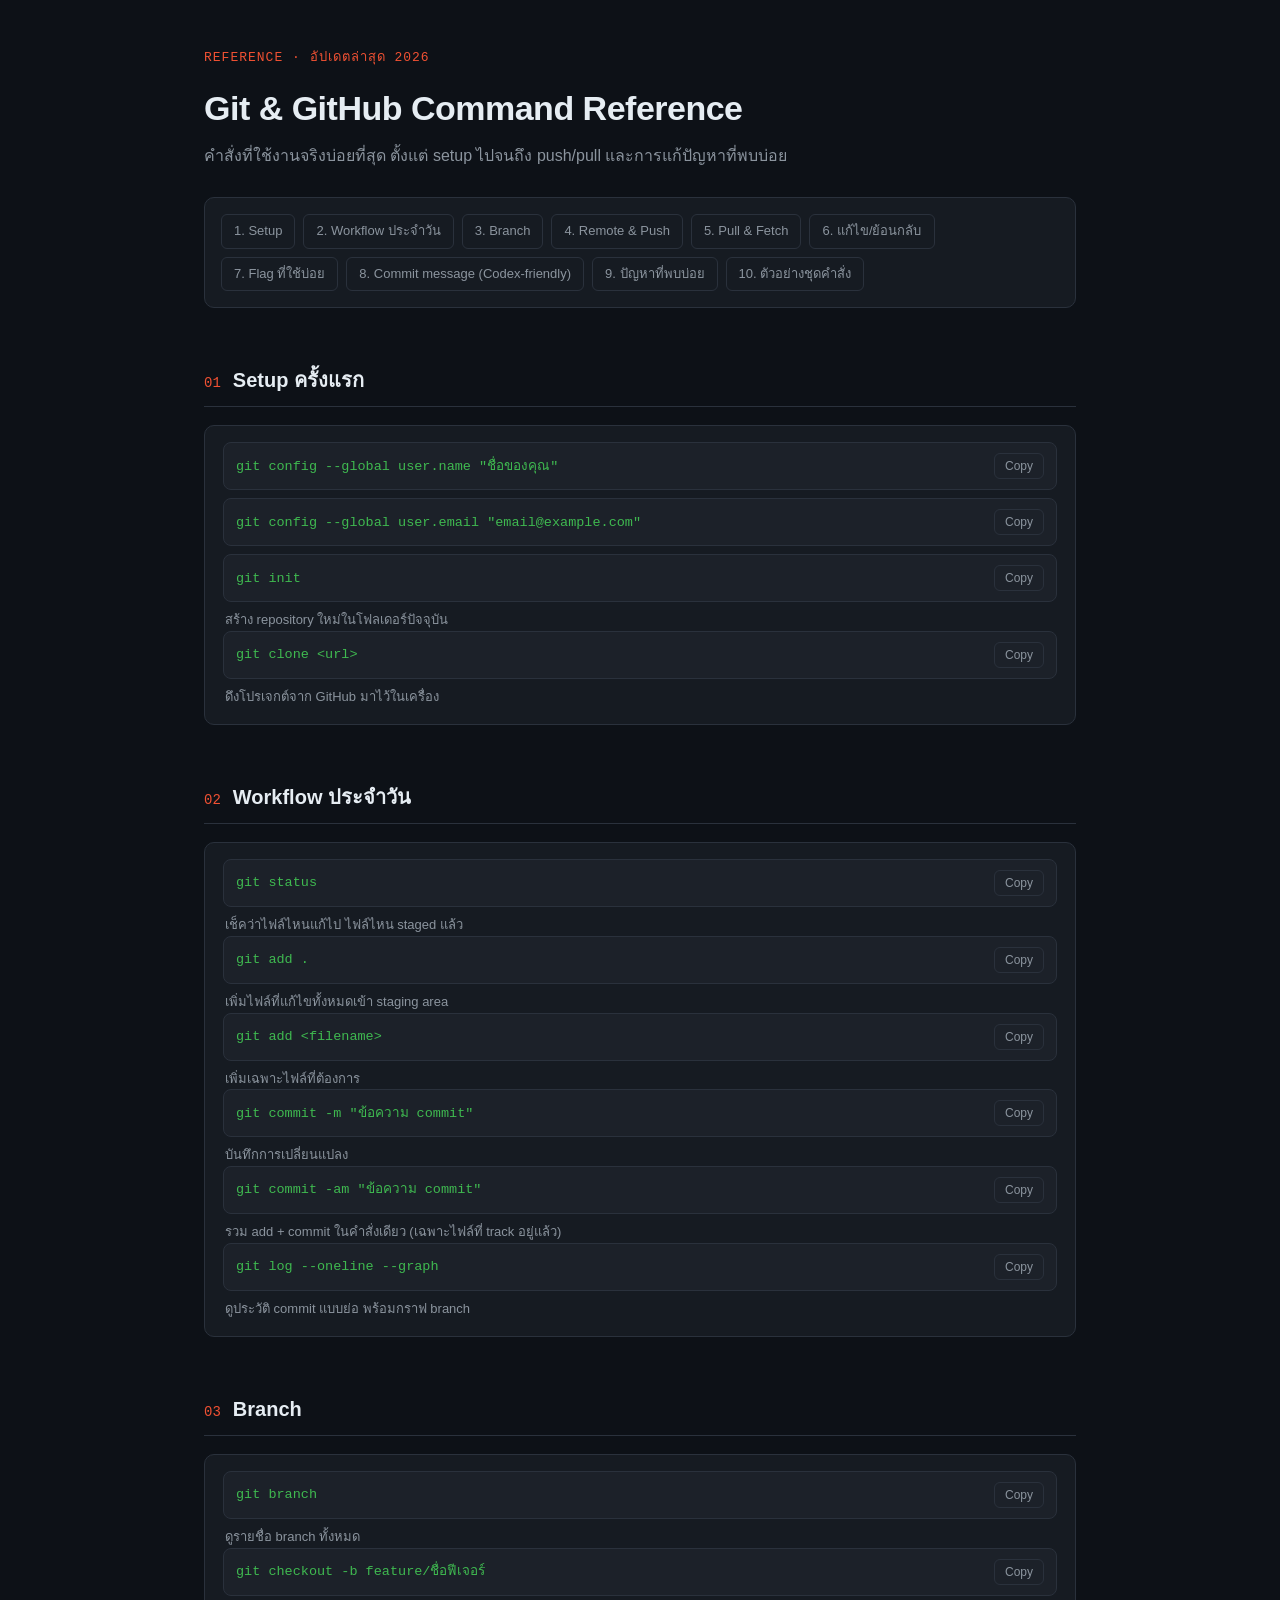
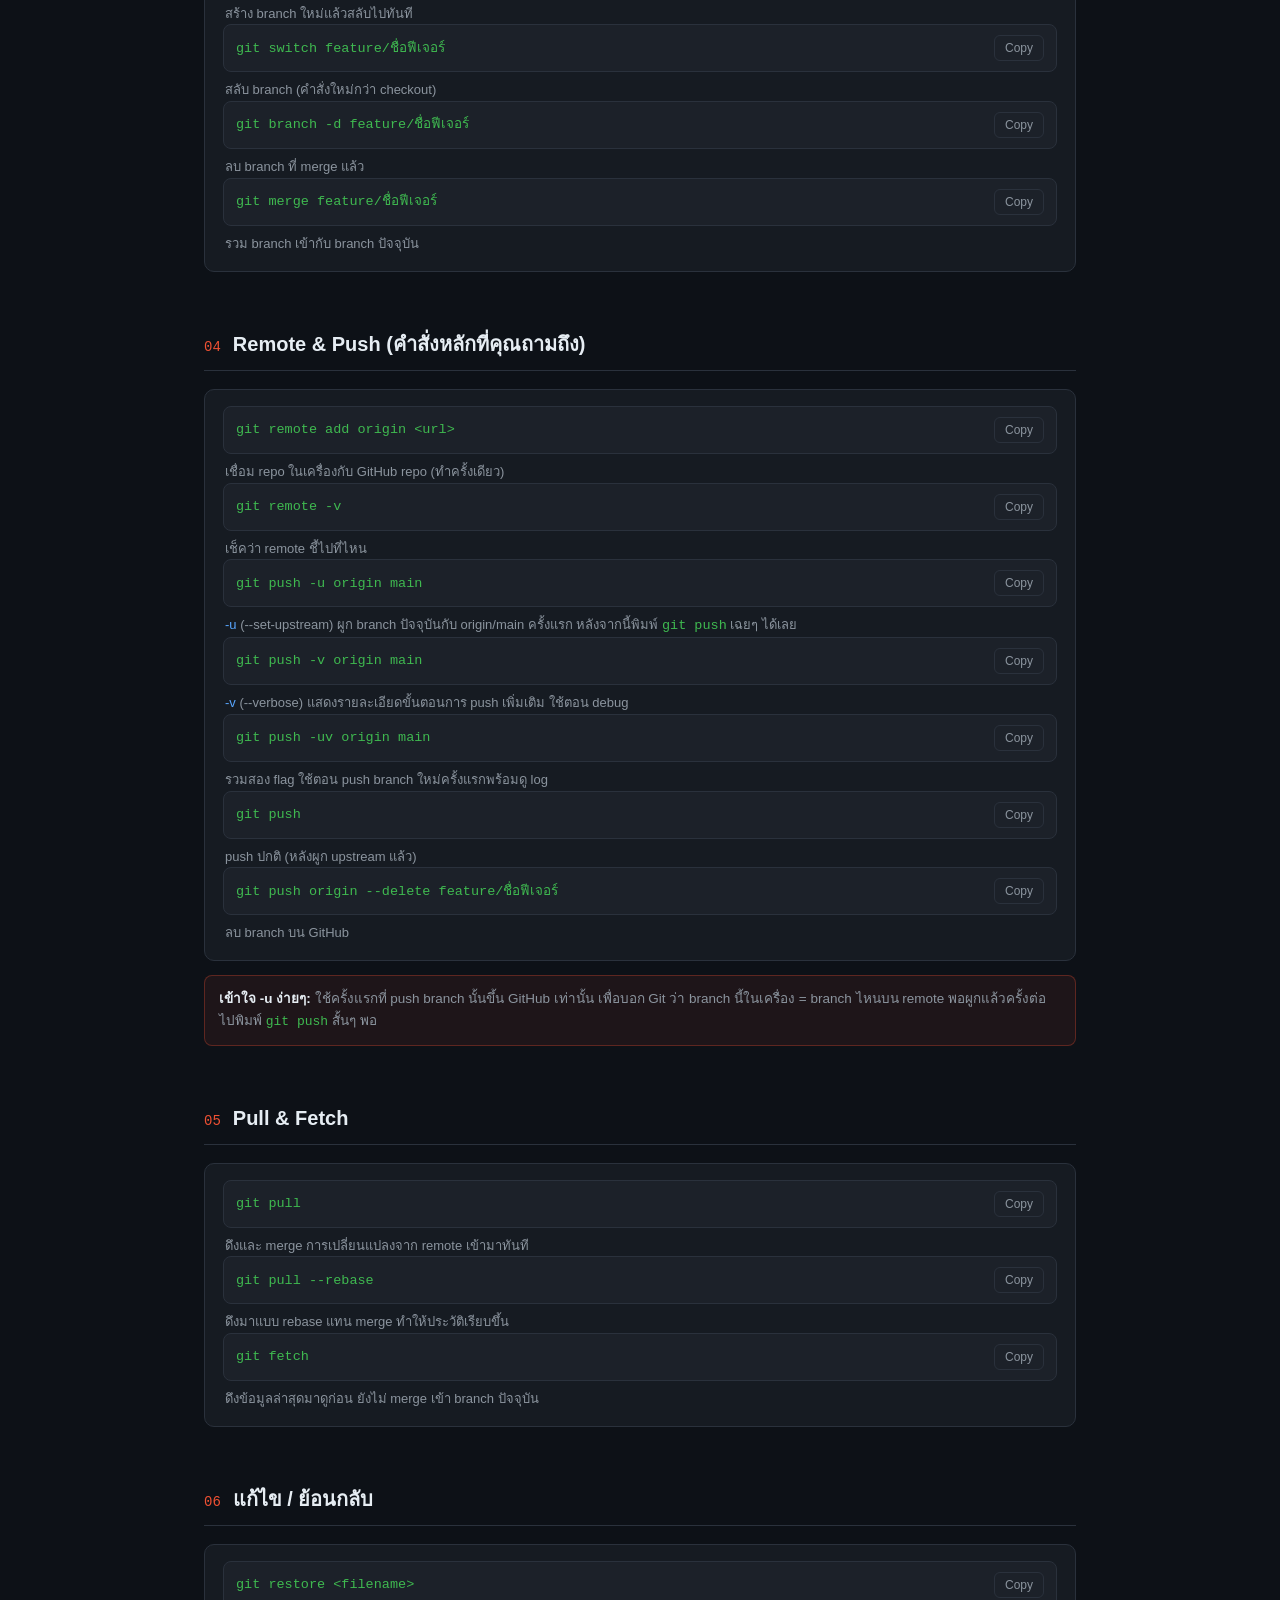
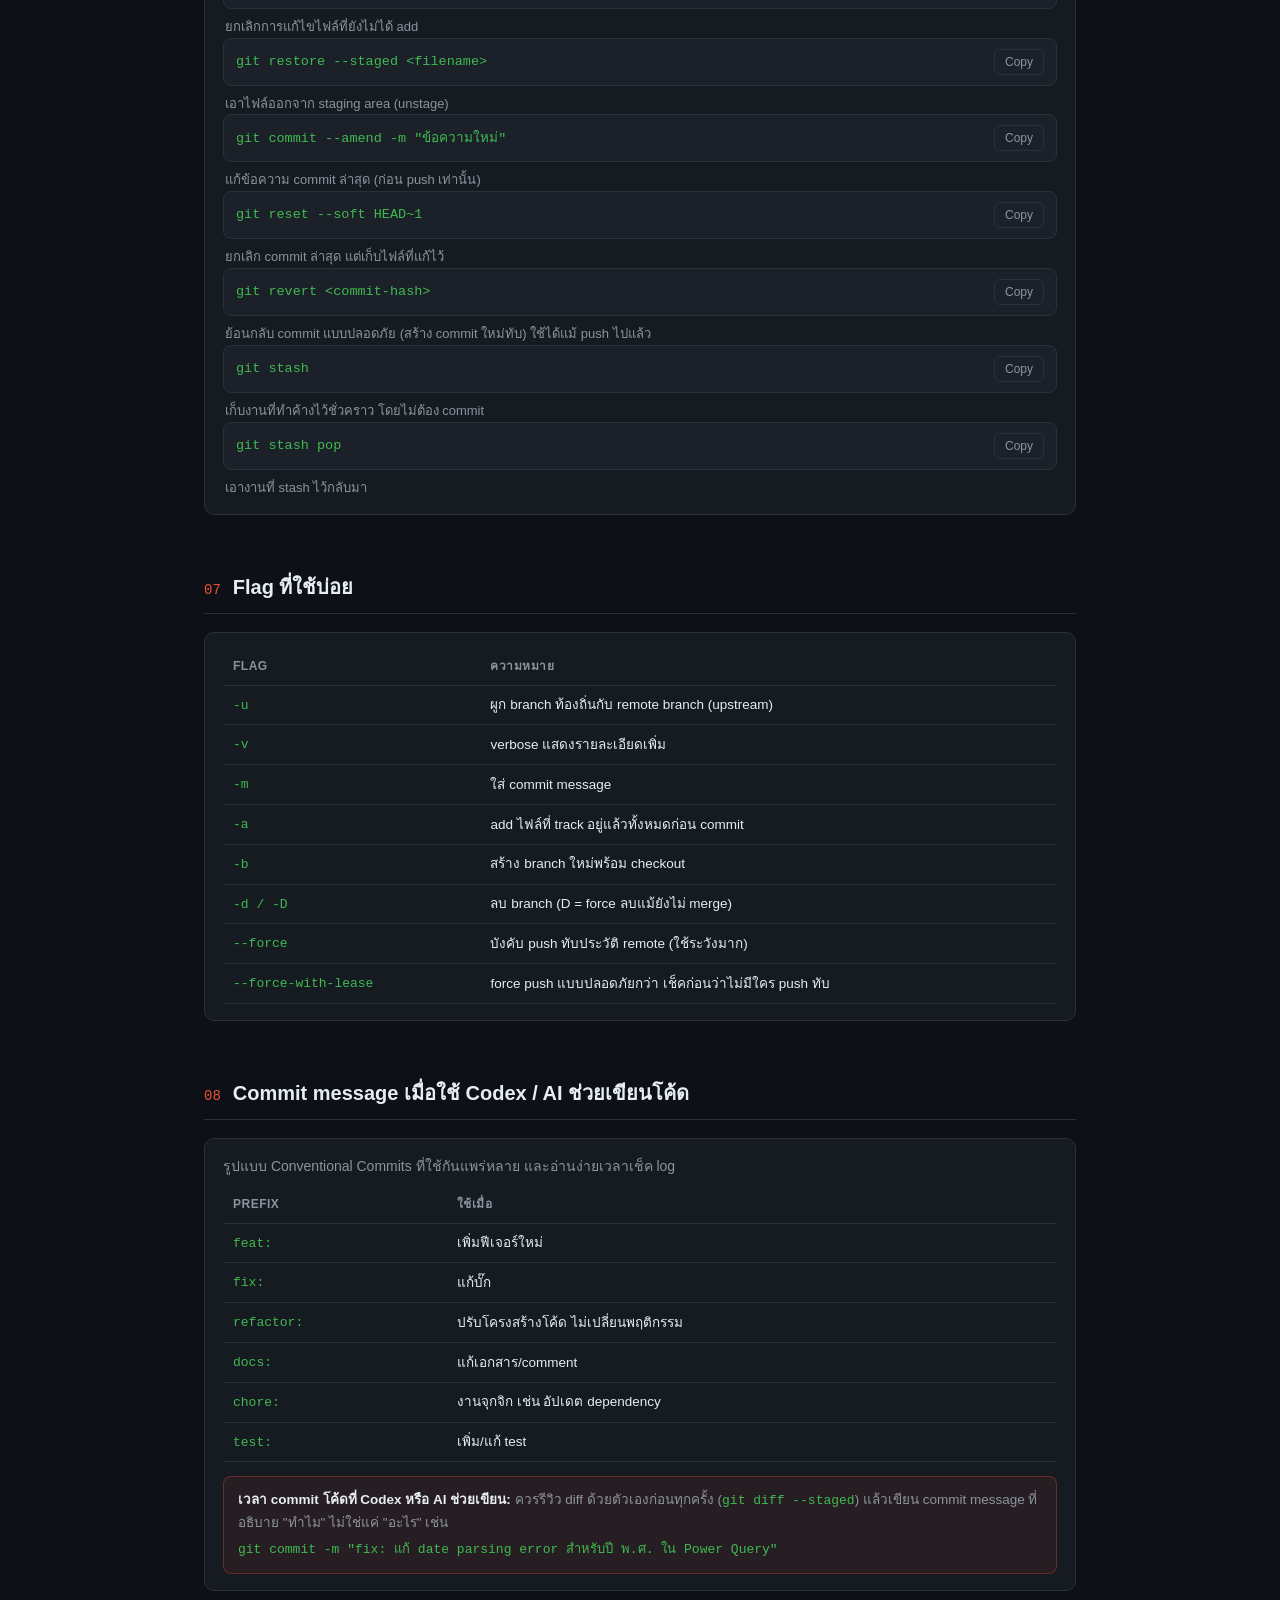
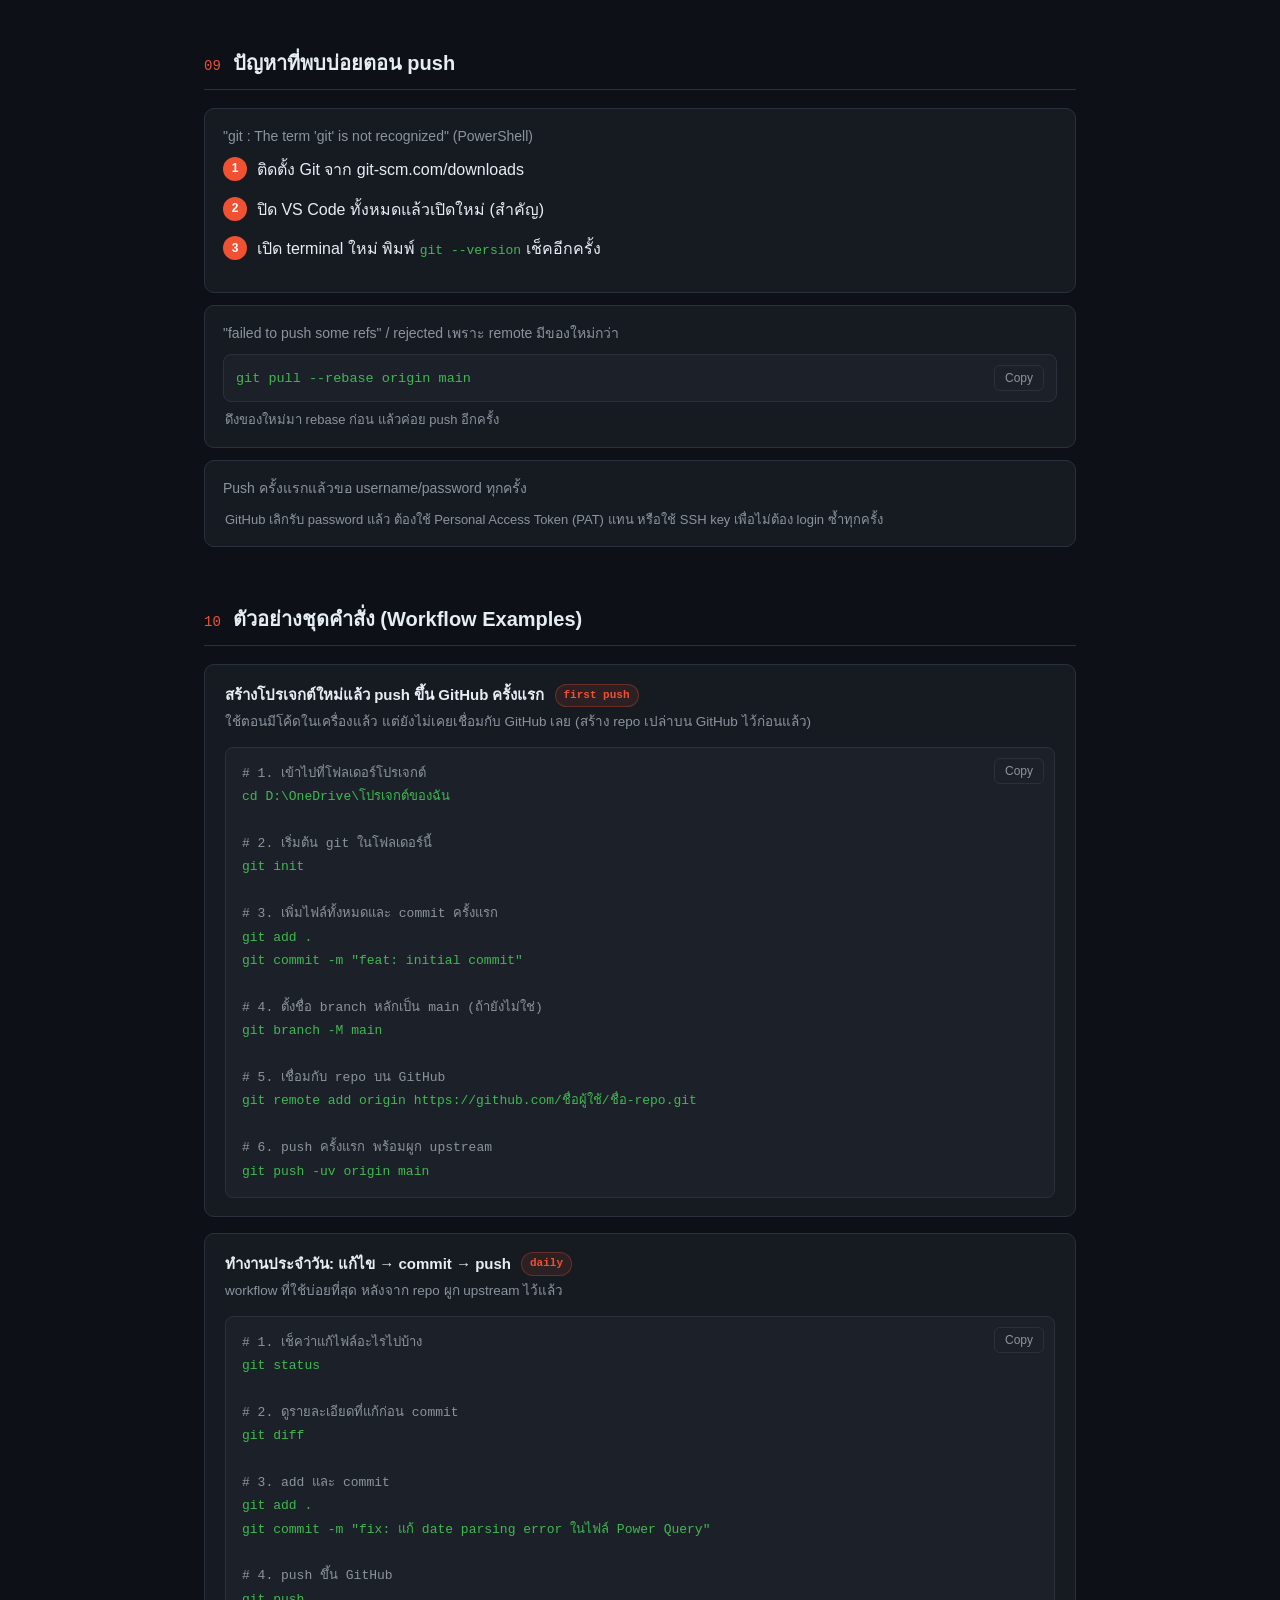
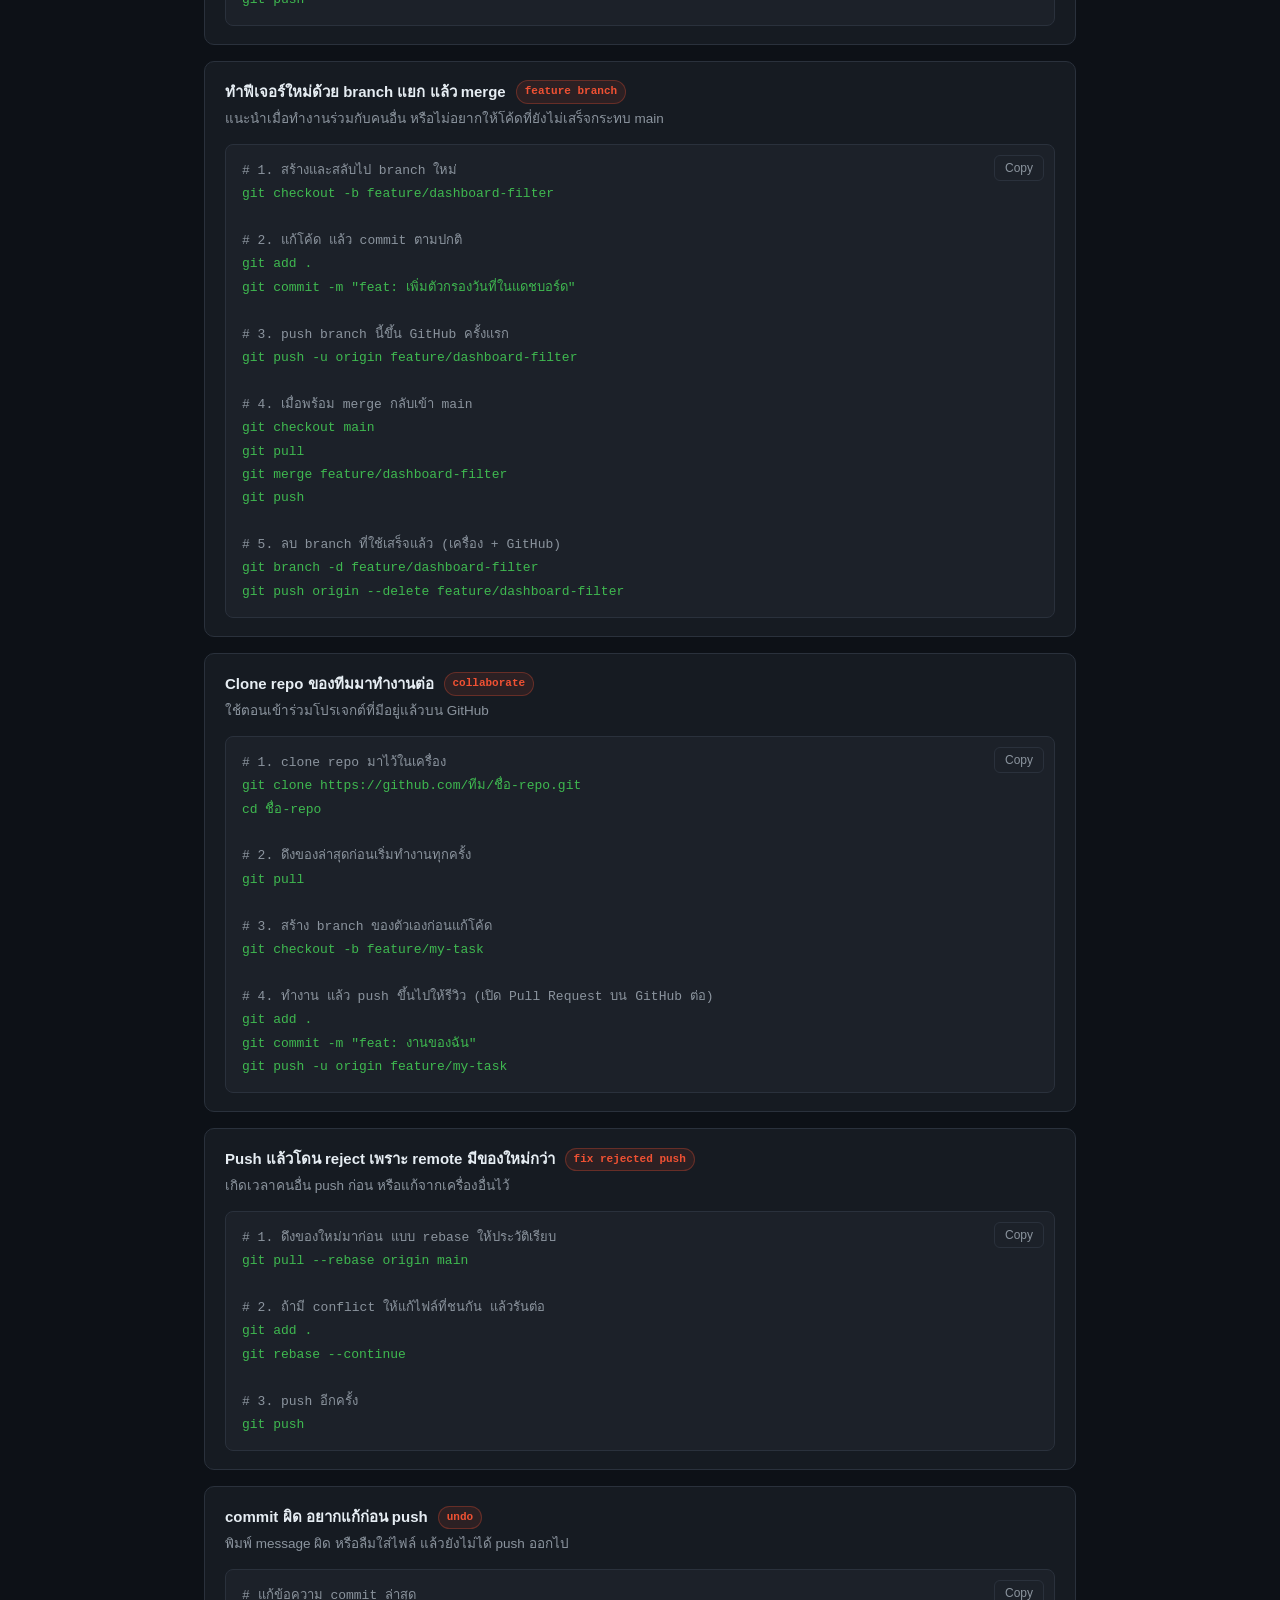
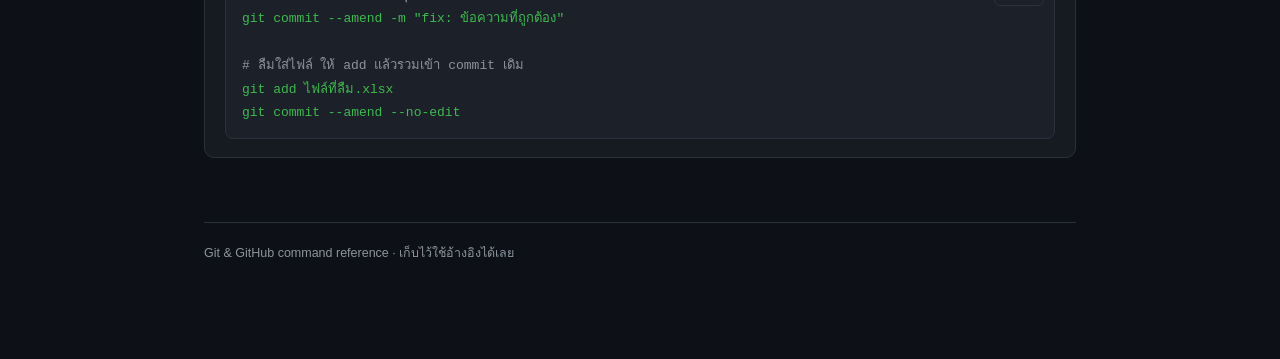
<file: git-github-cheatsheet.html>
<!DOCTYPE html>
<html lang="th">
<head>
<meta charset="UTF-8">
<meta name="viewport" content="width=device-width, initial-scale=1.0">
<title>Git & GitHub Command Reference</title>
<style>
  :root{
    --bg:#0d1117;
    --panel:#161b22;
    --panel2:#1c2129;
    --border:#2a313c;
    --text:#e6edf3;
    --text-dim:#8b949e;
    --accent:#f05133;
    --accent-dim:#c73e26;
    --green:#3fb950;
    --blue:#58a6ff;
    --mono:"SFMono-Regular", Consolas, "Liberation Mono", Menlo, monospace;
    --sans:-apple-system, BlinkMacSystemFont, "Segoe UI", "Noto Sans Thai", sans-serif;
  }
  *{box-sizing:border-box;}
  body{
    margin:0;
    background:var(--bg);
    color:var(--text);
    font-family:var(--sans);
    line-height:1.6;
  }
  .wrap{max-width:920px;margin:0 auto;padding:48px 24px 96px;}
  header{margin-bottom:48px;}
  .eyebrow{
    color:var(--accent);
    font-family:var(--mono);
    font-size:13px;
    letter-spacing:1px;
    text-transform:uppercase;
    margin:0 0 12px;
  }
  h1{
    font-size:34px;
    font-weight:700;
    margin:0 0 8px;
    letter-spacing:-0.5px;
  }
  .sub{color:var(--text-dim);font-size:16px;margin:0;}
  nav{
    display:flex;
    flex-wrap:wrap;
    gap:8px;
    margin:28px 0 0;
    padding:16px;
    background:var(--panel);
    border:1px solid var(--border);
    border-radius:10px;
  }
  nav a{
    color:var(--text-dim);
    text-decoration:none;
    font-size:13px;
    padding:6px 12px;
    border-radius:6px;
    border:1px solid var(--border);
  }
  nav a:hover{color:var(--text);border-color:var(--accent);}
  section{margin-top:56px;}
  .sec-head{
    display:flex;
    align-items:baseline;
    gap:12px;
    margin-bottom:18px;
    padding-bottom:10px;
    border-bottom:1px solid var(--border);
  }
  .sec-num{
    font-family:var(--mono);
    color:var(--accent);
    font-size:14px;
  }
  h2{font-size:20px;margin:0;font-weight:600;}
  .card{
    background:var(--panel);
    border:1px solid var(--border);
    border-radius:10px;
    padding:16px 18px;
    margin-bottom:12px;
  }
  .card-title{
    font-size:14px;
    color:var(--text-dim);
    margin:0 0 10px;
  }
  .cmd-row{
    display:flex;
    align-items:center;
    justify-content:space-between;
    gap:12px;
    background:var(--panel2);
    border:1px solid var(--border);
    border-radius:8px;
    padding:10px 12px;
    margin-bottom:8px;
  }
  .cmd-row:last-child{margin-bottom:0;}
  code{
    font-family:var(--mono);
    font-size:13.5px;
    color:var(--green);
    word-break:break-word;
  }
  .flag{color:var(--blue);}
  .copy-btn{
    flex-shrink:0;
    background:transparent;
    border:1px solid var(--border);
    color:var(--text-dim);
    font-size:12px;
    padding:5px 10px;
    border-radius:6px;
    cursor:pointer;
    font-family:var(--sans);
  }
  .copy-btn:hover{border-color:var(--accent);color:var(--text);}
  .copy-btn.copied{border-color:var(--green);color:var(--green);}
  .desc{
    color:var(--text-dim);
    font-size:13px;
    margin:6px 0 0;
    padding-left:2px;
  }
  .note{
    background:rgba(240,81,51,0.08);
    border:1px solid rgba(240,81,51,0.3);
    border-radius:8px;
    padding:12px 14px;
    font-size:13.5px;
    color:var(--text-dim);
    margin-top:14px;
  }
  .note b{color:var(--text);}
  table{width:100%;border-collapse:collapse;font-size:13.5px;}
  th,td{text-align:left;padding:8px 10px;border-bottom:1px solid var(--border);}
  th{color:var(--text-dim);font-weight:600;font-size:12px;text-transform:uppercase;letter-spacing:0.5px;}
  td code{font-size:13px;}
  .steps{counter-reset:step;list-style:none;padding:0;margin:0;}
  .steps li{
    counter-increment:step;
    position:relative;
    padding-left:34px;
    margin-bottom:14px;
  }
  .steps li::before{
    content:counter(step);
    position:absolute;
    left:0;top:0;
    width:24px;height:24px;
    background:var(--accent);
    color:#fff;
    font-size:12px;
    font-weight:700;
    border-radius:50%;
    display:flex;align-items:center;justify-content:center;
  }
  .scenario{
    background:var(--panel);
    border:1px solid var(--border);
    border-radius:10px;
    padding:18px 20px;
    margin-bottom:16px;
  }
  .scenario-title{
    display:flex;
    align-items:center;
    gap:10px;
    margin:0 0 4px;
    font-size:15px;
    font-weight:600;
  }
  .scenario-tag{
    font-family:var(--mono);
    font-size:11px;
    color:var(--accent);
    background:rgba(240,81,51,0.1);
    border:1px solid rgba(240,81,51,0.3);
    padding:2px 8px;
    border-radius:20px;
  }
  .scenario-desc{
    color:var(--text-dim);
    font-size:13.5px;
    margin:0 0 14px;
  }
  .code-block{
    position:relative;
    background:var(--panel2);
    border:1px solid var(--border);
    border-radius:8px;
    padding:14px 16px;
  }
  .code-block pre{
    margin:0;
    font-family:var(--mono);
    font-size:13px;
    line-height:1.8;
    color:var(--green);
    white-space:pre-wrap;
    word-break:break-word;
  }
  .code-block pre .cmt{color:var(--text-dim);}
  .code-block .copy-btn{
    position:absolute;
    top:10px;
    right:10px;
  }
  footer{
    margin-top:64px;
    padding-top:20px;
    border-top:1px solid var(--border);
    color:var(--text-dim);
    font-size:12.5px;
  }
</style>
</head>
<body>
<div class="wrap">

<header>
  <p class="eyebrow">Reference · อัปเดตล่าสุด 2026</p>
  <h1>Git & GitHub Command Reference</h1>
  <p class="sub">คำสั่งที่ใช้งานจริงบ่อยที่สุด ตั้งแต่ setup ไปจนถึง push/pull และการแก้ปัญหาที่พบบ่อย</p>

  <nav>
    <a href="#setup">1. Setup</a>
    <a href="#daily">2. Workflow ประจำวัน</a>
    <a href="#branch">3. Branch</a>
    <a href="#remote">4. Remote & Push</a>
    <a href="#pull">5. Pull & Fetch</a>
    <a href="#undo">6. แก้ไข/ย้อนกลับ</a>
    <a href="#flags">7. Flag ที่ใช้บ่อย</a>
    <a href="#commit">8. Commit message (Codex-friendly)</a>
    <a href="#trouble">9. ปัญหาที่พบบ่อย</a>
    <a href="#examples">10. ตัวอย่างชุดคำสั่ง</a>
  </nav>
</header>

<section id="setup">
  <div class="sec-head"><span class="sec-num">01</span><h2>Setup ครั้งแรก</h2></div>
  <div class="card">
    <div class="cmd-row"><code>git config --global user.name "ชื่อของคุณ"</code><button class="copy-btn">Copy</button></div>
    <div class="cmd-row"><code>git config --global user.email "email@example.com"</code><button class="copy-btn">Copy</button></div>
    <div class="cmd-row"><code>git init</code><button class="copy-btn">Copy</button></div>
    <p class="desc">สร้าง repository ใหม่ในโฟลเดอร์ปัจจุบัน</p>
    <div class="cmd-row"><code>git clone &lt;url&gt;</code><button class="copy-btn">Copy</button></div>
    <p class="desc">ดึงโปรเจกต์จาก GitHub มาไว้ในเครื่อง</p>
  </div>
</section>

<section id="daily">
  <div class="sec-head"><span class="sec-num">02</span><h2>Workflow ประจำวัน</h2></div>
  <div class="card">
    <div class="cmd-row"><code>git status</code><button class="copy-btn">Copy</button></div>
    <p class="desc">เช็คว่าไฟล์ไหนแก้ไป ไฟล์ไหน staged แล้ว</p>
    <div class="cmd-row"><code>git add .</code><button class="copy-btn">Copy</button></div>
    <p class="desc">เพิ่มไฟล์ที่แก้ไขทั้งหมดเข้า staging area</p>
    <div class="cmd-row"><code>git add &lt;filename&gt;</code><button class="copy-btn">Copy</button></div>
    <p class="desc">เพิ่มเฉพาะไฟล์ที่ต้องการ</p>
    <div class="cmd-row"><code>git commit -m "ข้อความ commit"</code><button class="copy-btn">Copy</button></div>
    <p class="desc">บันทึกการเปลี่ยนแปลง</p>
    <div class="cmd-row"><code>git commit -am "ข้อความ commit"</code><button class="copy-btn">Copy</button></div>
    <p class="desc">รวม add + commit ในคำสั่งเดียว (เฉพาะไฟล์ที่ track อยู่แล้ว)</p>
    <div class="cmd-row"><code>git log --oneline --graph</code><button class="copy-btn">Copy</button></div>
    <p class="desc">ดูประวัติ commit แบบย่อ พร้อมกราฟ branch</p>
  </div>
</section>

<section id="branch">
  <div class="sec-head"><span class="sec-num">03</span><h2>Branch</h2></div>
  <div class="card">
    <div class="cmd-row"><code>git branch</code><button class="copy-btn">Copy</button></div>
    <p class="desc">ดูรายชื่อ branch ทั้งหมด</p>
    <div class="cmd-row"><code>git checkout -b feature/ชื่อฟีเจอร์</code><button class="copy-btn">Copy</button></div>
    <p class="desc">สร้าง branch ใหม่แล้วสลับไปทันที</p>
    <div class="cmd-row"><code>git switch feature/ชื่อฟีเจอร์</code><button class="copy-btn">Copy</button></div>
    <p class="desc">สลับ branch (คำสั่งใหม่กว่า checkout)</p>
    <div class="cmd-row"><code>git branch -d feature/ชื่อฟีเจอร์</code><button class="copy-btn">Copy</button></div>
    <p class="desc">ลบ branch ที่ merge แล้ว</p>
    <div class="cmd-row"><code>git merge feature/ชื่อฟีเจอร์</code><button class="copy-btn">Copy</button></div>
    <p class="desc">รวม branch เข้ากับ branch ปัจจุบัน</p>
  </div>
</section>

<section id="remote">
  <div class="sec-head"><span class="sec-num">04</span><h2>Remote & Push (คำสั่งหลักที่คุณถามถึง)</h2></div>
  <div class="card">
    <div class="cmd-row"><code>git remote add origin &lt;url&gt;</code><button class="copy-btn">Copy</button></div>
    <p class="desc">เชื่อม repo ในเครื่องกับ GitHub repo (ทำครั้งเดียว)</p>
    <div class="cmd-row"><code>git remote -v</code><button class="copy-btn">Copy</button></div>
    <p class="desc">เช็คว่า remote ชี้ไปที่ไหน</p>
    <div class="cmd-row"><code>git push -u origin main</code><button class="copy-btn">Copy</button></div>
    <p class="desc"><span class="flag">-u</span> (--set-upstream) ผูก branch ปัจจุบันกับ origin/main ครั้งแรก หลังจากนี้พิมพ์ <code>git push</code> เฉยๆ ได้เลย</p>
    <div class="cmd-row"><code>git push -v origin main</code><button class="copy-btn">Copy</button></div>
    <p class="desc"><span class="flag">-v</span> (--verbose) แสดงรายละเอียดขั้นตอนการ push เพิ่มเติม ใช้ตอน debug</p>
    <div class="cmd-row"><code>git push -uv origin main</code><button class="copy-btn">Copy</button></div>
    <p class="desc">รวมสอง flag ใช้ตอน push branch ใหม่ครั้งแรกพร้อมดู log</p>
    <div class="cmd-row"><code>git push</code><button class="copy-btn">Copy</button></div>
    <p class="desc">push ปกติ (หลังผูก upstream แล้ว)</p>
    <div class="cmd-row"><code>git push origin --delete feature/ชื่อฟีเจอร์</code><button class="copy-btn">Copy</button></div>
    <p class="desc">ลบ branch บน GitHub</p>
  </div>
  <div class="note"><b>เข้าใจ -u ง่ายๆ:</b> ใช้ครั้งแรกที่ push branch นั้นขึ้น GitHub เท่านั้น เพื่อบอก Git ว่า branch นี้ในเครื่อง = branch ไหนบน remote พอผูกแล้วครั้งต่อไปพิมพ์ <code style="font-size:13px">git push</code> สั้นๆ พอ</div>
</section>

<section id="pull">
  <div class="sec-head"><span class="sec-num">05</span><h2>Pull & Fetch</h2></div>
  <div class="card">
    <div class="cmd-row"><code>git pull</code><button class="copy-btn">Copy</button></div>
    <p class="desc">ดึงและ merge การเปลี่ยนแปลงจาก remote เข้ามาทันที</p>
    <div class="cmd-row"><code>git pull --rebase</code><button class="copy-btn">Copy</button></div>
    <p class="desc">ดึงมาแบบ rebase แทน merge ทำให้ประวัติเรียบขึ้น</p>
    <div class="cmd-row"><code>git fetch</code><button class="copy-btn">Copy</button></div>
    <p class="desc">ดึงข้อมูลล่าสุดมาดูก่อน ยังไม่ merge เข้า branch ปัจจุบัน</p>
  </div>
</section>

<section id="undo">
  <div class="sec-head"><span class="sec-num">06</span><h2>แก้ไข / ย้อนกลับ</h2></div>
  <div class="card">
    <div class="cmd-row"><code>git restore &lt;filename&gt;</code><button class="copy-btn">Copy</button></div>
    <p class="desc">ยกเลิกการแก้ไขไฟล์ที่ยังไม่ได้ add</p>
    <div class="cmd-row"><code>git restore --staged &lt;filename&gt;</code><button class="copy-btn">Copy</button></div>
    <p class="desc">เอาไฟล์ออกจาก staging area (unstage)</p>
    <div class="cmd-row"><code>git commit --amend -m "ข้อความใหม่"</code><button class="copy-btn">Copy</button></div>
    <p class="desc">แก้ข้อความ commit ล่าสุด (ก่อน push เท่านั้น)</p>
    <div class="cmd-row"><code>git reset --soft HEAD~1</code><button class="copy-btn">Copy</button></div>
    <p class="desc">ยกเลิก commit ล่าสุด แต่เก็บไฟล์ที่แก้ไว้</p>
    <div class="cmd-row"><code>git revert &lt;commit-hash&gt;</code><button class="copy-btn">Copy</button></div>
    <p class="desc">ย้อนกลับ commit แบบปลอดภัย (สร้าง commit ใหม่ทับ) ใช้ได้แม้ push ไปแล้ว</p>
    <div class="cmd-row"><code>git stash</code><button class="copy-btn">Copy</button></div>
    <p class="desc">เก็บงานที่ทำค้างไว้ชั่วคราว โดยไม่ต้อง commit</p>
    <div class="cmd-row"><code>git stash pop</code><button class="copy-btn">Copy</button></div>
    <p class="desc">เอางานที่ stash ไว้กลับมา</p>
  </div>
</section>

<section id="flags">
  <div class="sec-head"><span class="sec-num">07</span><h2>Flag ที่ใช้บ่อย</h2></div>
  <div class="card">
    <table>
      <tr><th>Flag</th><th>ความหมาย</th></tr>
      <tr><td><code>-u</code></td><td>ผูก branch ท้องถิ่นกับ remote branch (upstream)</td></tr>
      <tr><td><code>-v</code></td><td>verbose แสดงรายละเอียดเพิ่ม</td></tr>
      <tr><td><code>-m</code></td><td>ใส่ commit message</td></tr>
      <tr><td><code>-a</code></td><td>add ไฟล์ที่ track อยู่แล้วทั้งหมดก่อน commit</td></tr>
      <tr><td><code>-b</code></td><td>สร้าง branch ใหม่พร้อม checkout</td></tr>
      <tr><td><code>-d / -D</code></td><td>ลบ branch (D = force ลบแม้ยังไม่ merge)</td></tr>
      <tr><td><code>--force</code></td><td>บังคับ push ทับประวัติ remote (ใช้ระวังมาก)</td></tr>
      <tr><td><code>--force-with-lease</code></td><td>force push แบบปลอดภัยกว่า เช็คก่อนว่าไม่มีใคร push ทับ</td></tr>
    </table>
  </div>
</section>

<section id="commit">
  <div class="sec-head"><span class="sec-num">08</span><h2>Commit message เมื่อใช้ Codex / AI ช่วยเขียนโค้ด</h2></div>
  <div class="card">
    <p class="card-title">รูปแบบ Conventional Commits ที่ใช้กันแพร่หลาย และอ่านง่ายเวลาเช็ค log</p>
    <table>
      <tr><th>Prefix</th><th>ใช้เมื่อ</th></tr>
      <tr><td><code>feat:</code></td><td>เพิ่มฟีเจอร์ใหม่</td></tr>
      <tr><td><code>fix:</code></td><td>แก้บั๊ก</td></tr>
      <tr><td><code>refactor:</code></td><td>ปรับโครงสร้างโค้ด ไม่เปลี่ยนพฤติกรรม</td></tr>
      <tr><td><code>docs:</code></td><td>แก้เอกสาร/comment</td></tr>
      <tr><td><code>chore:</code></td><td>งานจุกจิก เช่น อัปเดต dependency</td></tr>
      <tr><td><code>test:</code></td><td>เพิ่ม/แก้ test</td></tr>
    </table>
    <div class="note">
      <b>เวลา commit โค้ดที่ Codex หรือ AI ช่วยเขียน:</b> ควรรีวิว diff ด้วยตัวเองก่อนทุกครั้ง (<code style="font-size:13px">git diff --staged</code>) แล้วเขียน commit message ที่อธิบาย "ทำไม" ไม่ใช่แค่ "อะไร" เช่น
      <code style="display:block;margin-top:6px;font-size:13px">git commit -m "fix: แก้ date parsing error สำหรับปี พ.ศ. ใน Power Query"</code>
    </div>
  </div>
</section>

<section id="trouble">
  <div class="sec-head"><span class="sec-num">09</span><h2>ปัญหาที่พบบ่อยตอน push</h2></div>
  <div class="card">
    <p class="card-title">"git : The term 'git' is not recognized" (PowerShell)</p>
    <ol class="steps">
      <li>ติดตั้ง Git จาก git-scm.com/downloads</li>
      <li>ปิด VS Code ทั้งหมดแล้วเปิดใหม่ (สำคัญ)</li>
      <li>เปิด terminal ใหม่ พิมพ์ <code style="font-size:13px">git --version</code> เช็คอีกครั้ง</li>
    </ol>
  </div>
  <div class="card">
    <p class="card-title">"failed to push some refs" / rejected เพราะ remote มีของใหม่กว่า</p>
    <div class="cmd-row"><code>git pull --rebase origin main</code><button class="copy-btn">Copy</button></div>
    <p class="desc">ดึงของใหม่มา rebase ก่อน แล้วค่อย push อีกครั้ง</p>
  </div>
  <div class="card">
    <p class="card-title">Push ครั้งแรกแล้วขอ username/password ทุกครั้ง</p>
    <p class="desc">GitHub เลิกรับ password แล้ว ต้องใช้ Personal Access Token (PAT) แทน หรือใช้ SSH key เพื่อไม่ต้อง login ซ้ำทุกครั้ง</p>
  </div>
</section>

<section id="examples">
  <div class="sec-head"><span class="sec-num">10</span><h2>ตัวอย่างชุดคำสั่ง (Workflow Examples)</h2></div>

  <div class="scenario">
    <p class="scenario-title">สร้างโปรเจกต์ใหม่แล้ว push ขึ้น GitHub ครั้งแรก <span class="scenario-tag">first push</span></p>
    <p class="scenario-desc">ใช้ตอนมีโค้ดในเครื่องแล้ว แต่ยังไม่เคยเชื่อมกับ GitHub เลย (สร้าง repo เปล่าบน GitHub ไว้ก่อนแล้ว)</p>
    <div class="code-block">
      <pre><span class="cmt"># 1. เข้าไปที่โฟลเดอร์โปรเจกต์</span>
cd D:\OneDrive\โปรเจกต์ของฉัน

<span class="cmt"># 2. เริ่มต้น git ในโฟลเดอร์นี้</span>
git init

<span class="cmt"># 3. เพิ่มไฟล์ทั้งหมดและ commit ครั้งแรก</span>
git add .
git commit -m "feat: initial commit"

<span class="cmt"># 4. ตั้งชื่อ branch หลักเป็น main (ถ้ายังไม่ใช่)</span>
git branch -M main

<span class="cmt"># 5. เชื่อมกับ repo บน GitHub</span>
git remote add origin https://github.com/ชื่อผู้ใช้/ชื่อ-repo.git

<span class="cmt"># 6. push ครั้งแรก พร้อมผูก upstream</span>
git push -uv origin main</pre>
      <button class="copy-btn">Copy</button>
    </div>
  </div>

  <div class="scenario">
    <p class="scenario-title">ทำงานประจำวัน: แก้ไข → commit → push <span class="scenario-tag">daily</span></p>
    <p class="scenario-desc">workflow ที่ใช้บ่อยที่สุด หลังจาก repo ผูก upstream ไว้แล้ว</p>
    <div class="code-block">
      <pre><span class="cmt"># 1. เช็คว่าแก้ไฟล์อะไรไปบ้าง</span>
git status

<span class="cmt"># 2. ดูรายละเอียดที่แก้ก่อน commit</span>
git diff

<span class="cmt"># 3. add และ commit</span>
git add .
git commit -m "fix: แก้ date parsing error ในไฟล์ Power Query"

<span class="cmt"># 4. push ขึ้น GitHub</span>
git push</pre>
      <button class="copy-btn">Copy</button>
    </div>
  </div>

  <div class="scenario">
    <p class="scenario-title">ทำฟีเจอร์ใหม่ด้วย branch แยก แล้ว merge <span class="scenario-tag">feature branch</span></p>
    <p class="scenario-desc">แนะนำเมื่อทำงานร่วมกับคนอื่น หรือไม่อยากให้โค้ดที่ยังไม่เสร็จกระทบ main</p>
    <div class="code-block">
      <pre><span class="cmt"># 1. สร้างและสลับไป branch ใหม่</span>
git checkout -b feature/dashboard-filter

<span class="cmt"># 2. แก้โค้ด แล้ว commit ตามปกติ</span>
git add .
git commit -m "feat: เพิ่มตัวกรองวันที่ในแดชบอร์ด"

<span class="cmt"># 3. push branch นี้ขึ้น GitHub ครั้งแรก</span>
git push -u origin feature/dashboard-filter

<span class="cmt"># 4. เมื่อพร้อม merge กลับเข้า main</span>
git checkout main
git pull
git merge feature/dashboard-filter
git push

<span class="cmt"># 5. ลบ branch ที่ใช้เสร็จแล้ว (เครื่อง + GitHub)</span>
git branch -d feature/dashboard-filter
git push origin --delete feature/dashboard-filter</pre>
      <button class="copy-btn">Copy</button>
    </div>
  </div>

  <div class="scenario">
    <p class="scenario-title">Clone repo ของทีมมาทำงานต่อ <span class="scenario-tag">collaborate</span></p>
    <p class="scenario-desc">ใช้ตอนเข้าร่วมโปรเจกต์ที่มีอยู่แล้วบน GitHub</p>
    <div class="code-block">
      <pre><span class="cmt"># 1. clone repo มาไว้ในเครื่อง</span>
git clone https://github.com/ทีม/ชื่อ-repo.git
cd ชื่อ-repo

<span class="cmt"># 2. ดึงของล่าสุดก่อนเริ่มทำงานทุกครั้ง</span>
git pull

<span class="cmt"># 3. สร้าง branch ของตัวเองก่อนแก้โค้ด</span>
git checkout -b feature/my-task

<span class="cmt"># 4. ทำงาน แล้ว push ขึ้นไปให้รีวิว (เปิด Pull Request บน GitHub ต่อ)</span>
git add .
git commit -m "feat: งานของฉัน"
git push -u origin feature/my-task</pre>
      <button class="copy-btn">Copy</button>
    </div>
  </div>

  <div class="scenario">
    <p class="scenario-title">Push แล้วโดน reject เพราะ remote มีของใหม่กว่า <span class="scenario-tag">fix rejected push</span></p>
    <p class="scenario-desc">เกิดเวลาคนอื่น push ก่อน หรือแก้จากเครื่องอื่นไว้</p>
    <div class="code-block">
      <pre><span class="cmt"># 1. ดึงของใหม่มาก่อน แบบ rebase ให้ประวัติเรียบ</span>
git pull --rebase origin main

<span class="cmt"># 2. ถ้ามี conflict ให้แก้ไฟล์ที่ชนกัน แล้วรันต่อ</span>
git add .
git rebase --continue

<span class="cmt"># 3. push อีกครั้ง</span>
git push</pre>
      <button class="copy-btn">Copy</button>
    </div>
  </div>

  <div class="scenario">
    <p class="scenario-title">commit ผิด อยากแก้ก่อน push <span class="scenario-tag">undo</span></p>
    <p class="scenario-desc">พิมพ์ message ผิด หรือลืมใส่ไฟล์ แล้วยังไม่ได้ push ออกไป</p>
    <div class="code-block">
      <pre><span class="cmt"># แก้ข้อความ commit ล่าสุด</span>
git commit --amend -m "fix: ข้อความที่ถูกต้อง"

<span class="cmt"># ลืมใส่ไฟล์ ให้ add แล้วรวมเข้า commit เดิม</span>
git add ไฟล์ที่ลืม.xlsx
git commit --amend --no-edit</pre>
      <button class="copy-btn">Copy</button>
    </div>
  </div>
</section>

<footer>
  Git & GitHub command reference · เก็บไว้ใช้อ้างอิงได้เลย
</footer>

</div>

<script>
document.querySelectorAll('.copy-btn').forEach(function(btn){
  btn.addEventListener('click', function(){
    var container = btn.closest('.cmd-row') || btn.closest('.code-block');
    var target = container.querySelector('code, pre');
    var text = target.textContent;
    navigator.clipboard.writeText(text).then(function(){
      btn.textContent = 'Copied';
      btn.classList.add('copied');
      setTimeout(function(){
        btn.textContent = 'Copy';
        btn.classList.remove('copied');
      }, 1500);
    });
  });
});
</script>

</body>
</html>
</file>
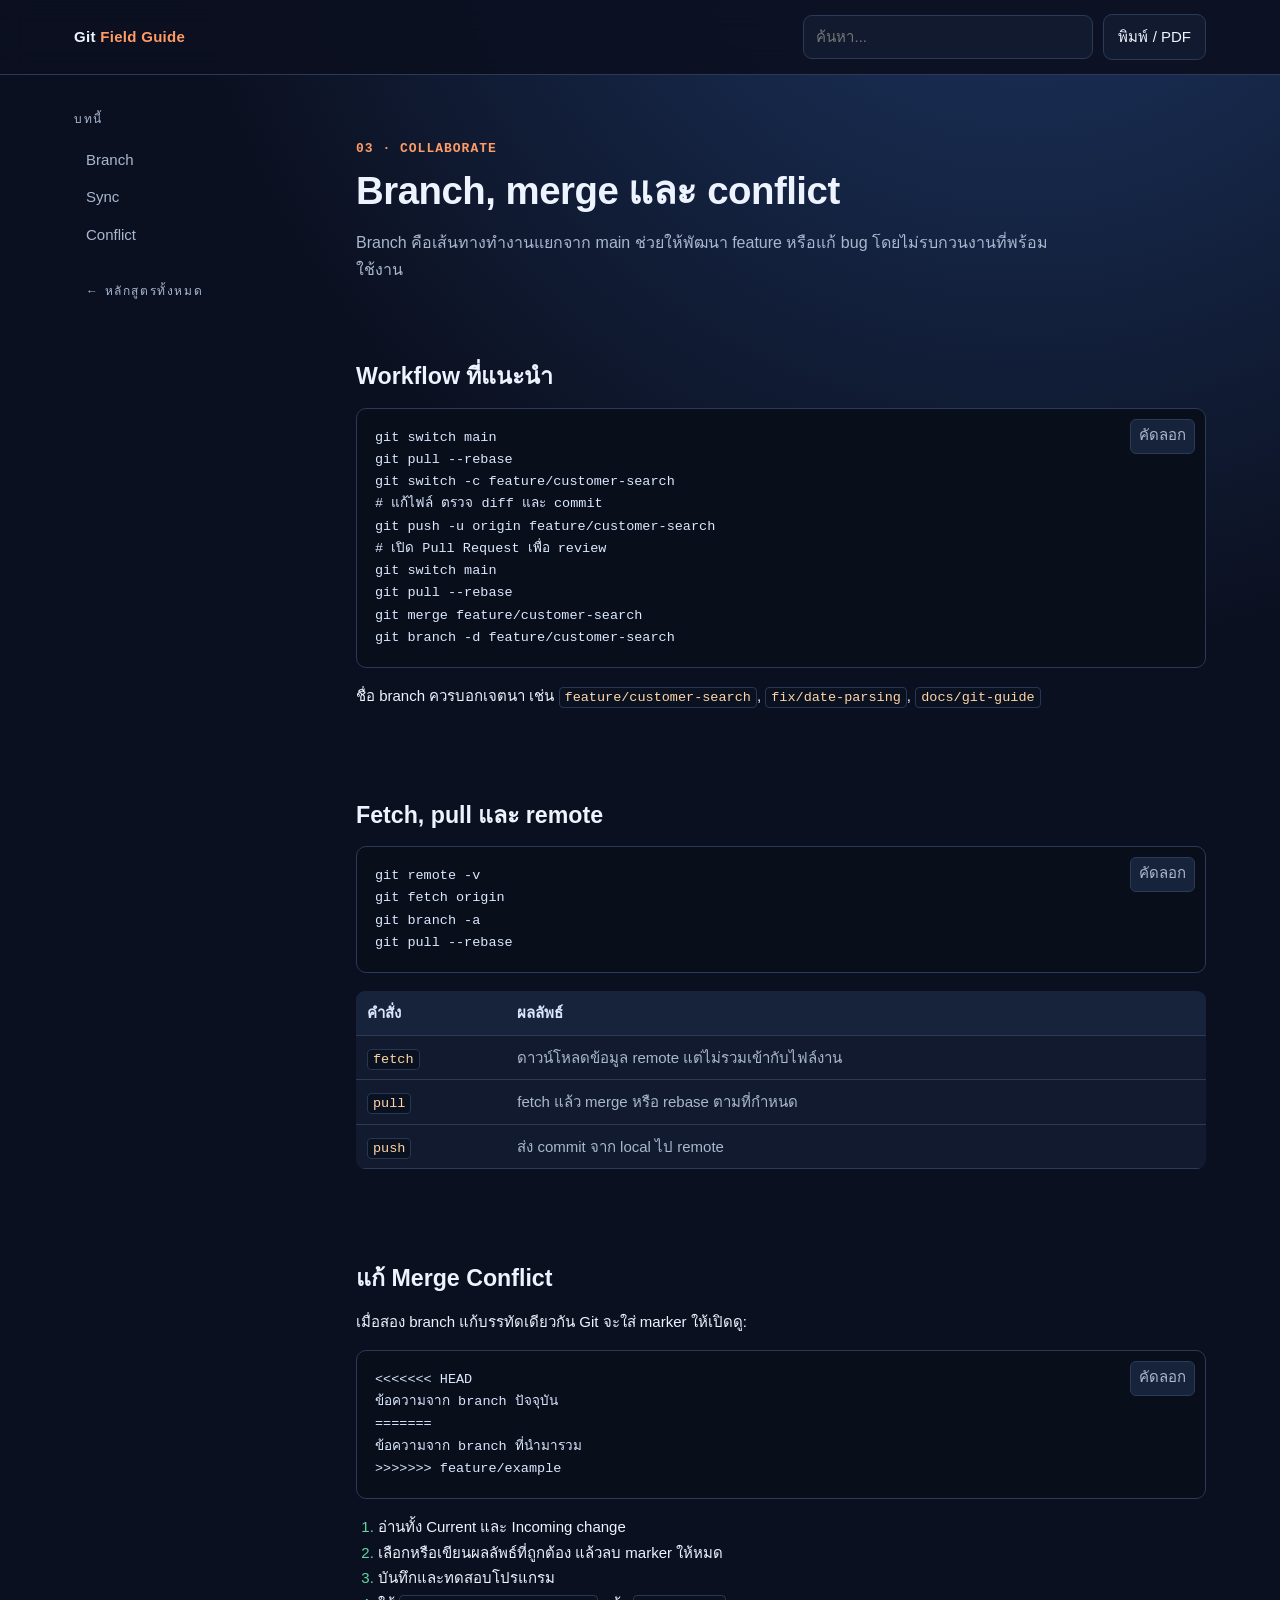
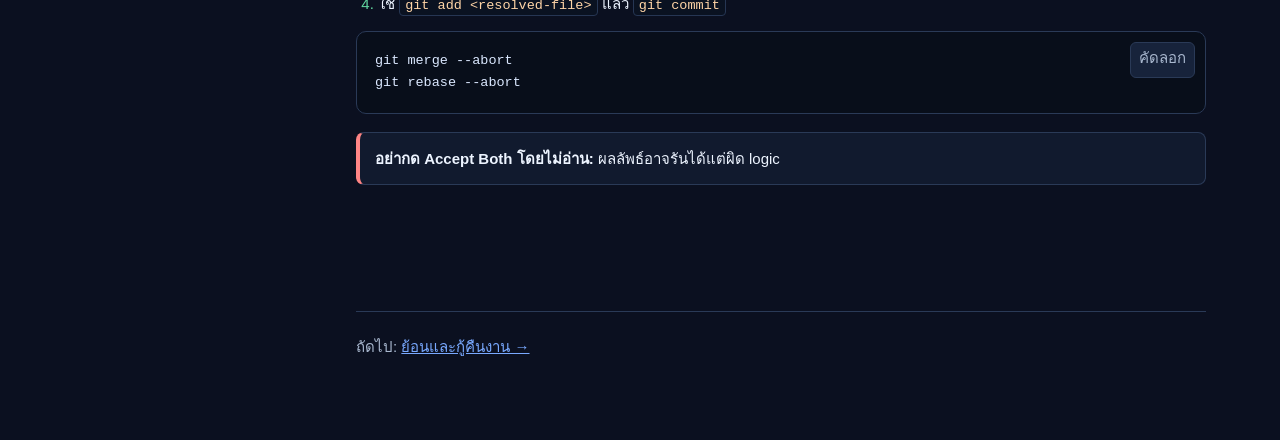
<file: docs/branching.html>
<!doctype html><html lang="th"><head><meta charset="utf-8"><meta name="viewport" content="width=device-width,initial-scale=1"><title>03 · Branching — Git Field Guide</title><link rel="stylesheet" href="assets/style.css"></head><body><header class="site-header"><div class="header-inner"><a class="brand" href="index.html">Git <span>Field Guide</span></a><div class="header-actions"><input class="search" data-search aria-label="ค้นหาในบทเรียน" placeholder="ค้นหา..."><button class="button" onclick="print()">พิมพ์ / PDF</button></div></div></header><div class="layout"><aside class="toc"><p class="toc-title">บทนี้</p><nav><a href="#branch">Branch</a><a href="#sync">Sync</a><a href="#conflict">Conflict</a></nav><p class="toc-title" style="margin-top:22px"><a href="index.html">← หลักสูตรทั้งหมด</a></p></aside><main><section class="hero"><div class="kicker">03 · Collaborate</div><h1>Branch, merge และ conflict</h1><p class="lead">Branch คือเส้นทางทำงานแยกจาก main ช่วยให้พัฒนา feature หรือแก้ bug โดยไม่รบกวนงานที่พร้อมใช้งาน</p></section><section class="section" id="branch"><h2>Workflow ที่แนะนำ</h2><pre><code>git switch main<br>git pull --rebase<br>git switch -c feature/customer-search<br># แก้ไฟล์ ตรวจ diff และ commit<br>git push -u origin feature/customer-search<br># เปิด Pull Request เพื่อ review<br>git switch main<br>git pull --rebase<br>git merge feature/customer-search<br>git branch -d feature/customer-search</code></pre><p>ชื่อ branch ควรบอกเจตนา เช่น <code>feature/customer-search</code>, <code>fix/date-parsing</code>, <code>docs/git-guide</code></p></section><section class="section" id="sync"><h2>Fetch, pull และ remote</h2><pre><code>git remote -v<br>git fetch origin<br>git branch -a<br>git pull --rebase</code></pre><table><tr><th>คำสั่ง</th><th>ผลลัพธ์</th></tr><tr><td><code>fetch</code></td><td>ดาวน์โหลดข้อมูล remote แต่ไม่รวมเข้ากับไฟล์งาน</td></tr><tr><td><code>pull</code></td><td>fetch แล้ว merge หรือ rebase ตามที่กำหนด</td></tr><tr><td><code>push</code></td><td>ส่ง commit จาก local ไป remote</td></tr></table></section><section class="section" id="conflict"><h2>แก้ Merge Conflict</h2><p>เมื่อสอง branch แก้บรรทัดเดียวกัน Git จะใส่ marker ให้เปิดดู:</p><pre><code>&lt;&lt;&lt;&lt;&lt;&lt;&lt; HEAD<br>ข้อความจาก branch ปัจจุบัน<br>=======<br>ข้อความจาก branch ที่นำมารวม<br>&gt;&gt;&gt;&gt;&gt;&gt;&gt; feature/example</code></pre><ol class="checklist"><li>อ่านทั้ง Current และ Incoming change</li><li>เลือกหรือเขียนผลลัพธ์ที่ถูกต้อง แล้วลบ marker ให้หมด</li><li>บันทึกและทดสอบโปรแกรม</li><li>ใช้ <code>git add &lt;resolved-file&gt;</code> แล้ว <code>git commit</code></li></ol><pre><code>git merge --abort<br>git rebase --abort</code></pre><div class="callout warn"><strong>อย่ากด Accept Both โดยไม่อ่าน:</strong> ผลลัพธ์อาจรันได้แต่ผิด logic</div></section><footer class="footer">ถัดไป: <a href="undo-and-recovery.html">ย้อนและกู้คืนงาน →</a></footer></main></div><button class="top" aria-label="กลับด้านบน">↑</button><script src="assets/script.js"></script></body></html>
</file>
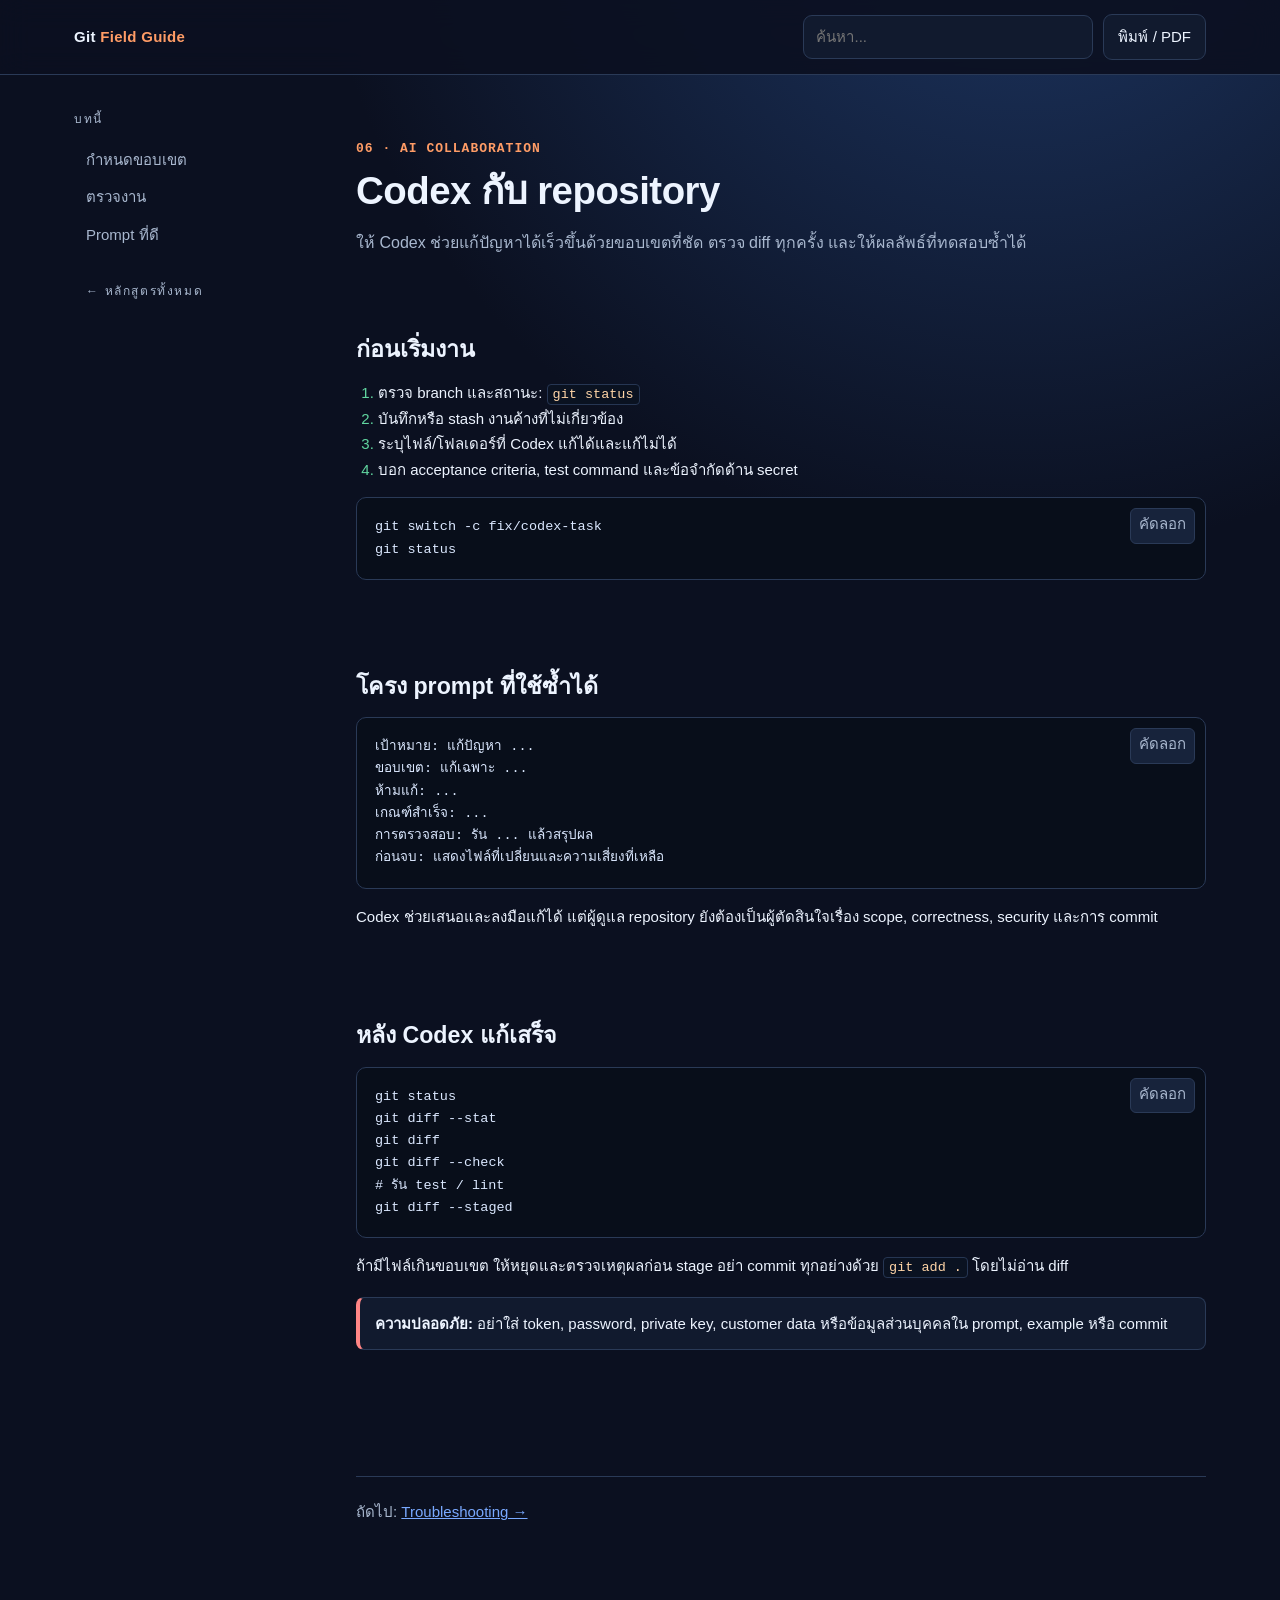
<file: docs/codex-workflow.html>
<!doctype html><html lang="th"><head><meta charset="utf-8"><meta name="viewport" content="width=device-width,initial-scale=1"><title>06 · Codex Workflow — Git Field Guide</title><link rel="stylesheet" href="assets/style.css"></head><body><header class="site-header"><div class="header-inner"><a class="brand" href="index.html">Git <span>Field Guide</span></a><div class="header-actions"><input class="search" data-search aria-label="ค้นหาในบทเรียน" placeholder="ค้นหา..."><button class="button" onclick="print()">พิมพ์ / PDF</button></div></div></header><div class="layout"><aside class="toc"><p class="toc-title">บทนี้</p><nav><a href="#scope">กำหนดขอบเขต</a><a href="#inspect">ตรวจงาน</a><a href="#prompt">Prompt ที่ดี</a></nav><p class="toc-title" style="margin-top:22px"><a href="index.html">← หลักสูตรทั้งหมด</a></p></aside><main><section class="hero"><div class="kicker">06 · AI Collaboration</div><h1>Codex กับ repository</h1><p class="lead">ให้ Codex ช่วยแก้ปัญหาได้เร็วขึ้นด้วยขอบเขตที่ชัด ตรวจ diff ทุกครั้ง และให้ผลลัพธ์ที่ทดสอบซ้ำได้</p></section><section class="section" id="scope"><h2>ก่อนเริ่มงาน</h2><ol class="checklist"><li>ตรวจ branch และสถานะ: <code>git status</code></li><li>บันทึกหรือ stash งานค้างที่ไม่เกี่ยวข้อง</li><li>ระบุไฟล์/โฟลเดอร์ที่ Codex แก้ได้และแก้ไม่ได้</li><li>บอก acceptance criteria, test command และข้อจำกัดด้าน secret</li></ol><pre><code>git switch -c fix/codex-task<br>git status</code></pre></section><section class="section" id="inspect"><h2>หลัง Codex แก้เสร็จ</h2><pre><code>git status<br>git diff --stat<br>git diff<br>git diff --check<br># รัน test / lint<br>git diff --staged</code></pre><p>ถ้ามีไฟล์เกินขอบเขต ให้หยุดและตรวจเหตุผลก่อน stage อย่า commit ทุกอย่างด้วย <code>git add .</code> โดยไม่อ่าน diff</p><div class="callout warn"><strong>ความปลอดภัย:</strong> อย่าใส่ token, password, private key, customer data หรือข้อมูลส่วนบุคคลใน prompt, example หรือ commit</div></section><section class="section" id="prompt"><h2>โครง prompt ที่ใช้ซ้ำได้</h2><pre><code>เป้าหมาย: แก้ปัญหา ...<br>ขอบเขต: แก้เฉพาะ ...<br>ห้ามแก้: ...<br>เกณฑ์สำเร็จ: ...<br>การตรวจสอบ: รัน ... แล้วสรุปผล<br>ก่อนจบ: แสดงไฟล์ที่เปลี่ยนและความเสี่ยงที่เหลือ</code></pre><p>Codex ช่วยเสนอและลงมือแก้ได้ แต่ผู้ดูแล repository ยังต้องเป็นผู้ตัดสินใจเรื่อง scope, correctness, security และการ commit</p></section><footer class="footer">ถัดไป: <a href="troubleshooting.html">Troubleshooting →</a></footer></main></div><button class="top" aria-label="กลับด้านบน">↑</button><script src="assets/script.js"></script></body></html>
</file>
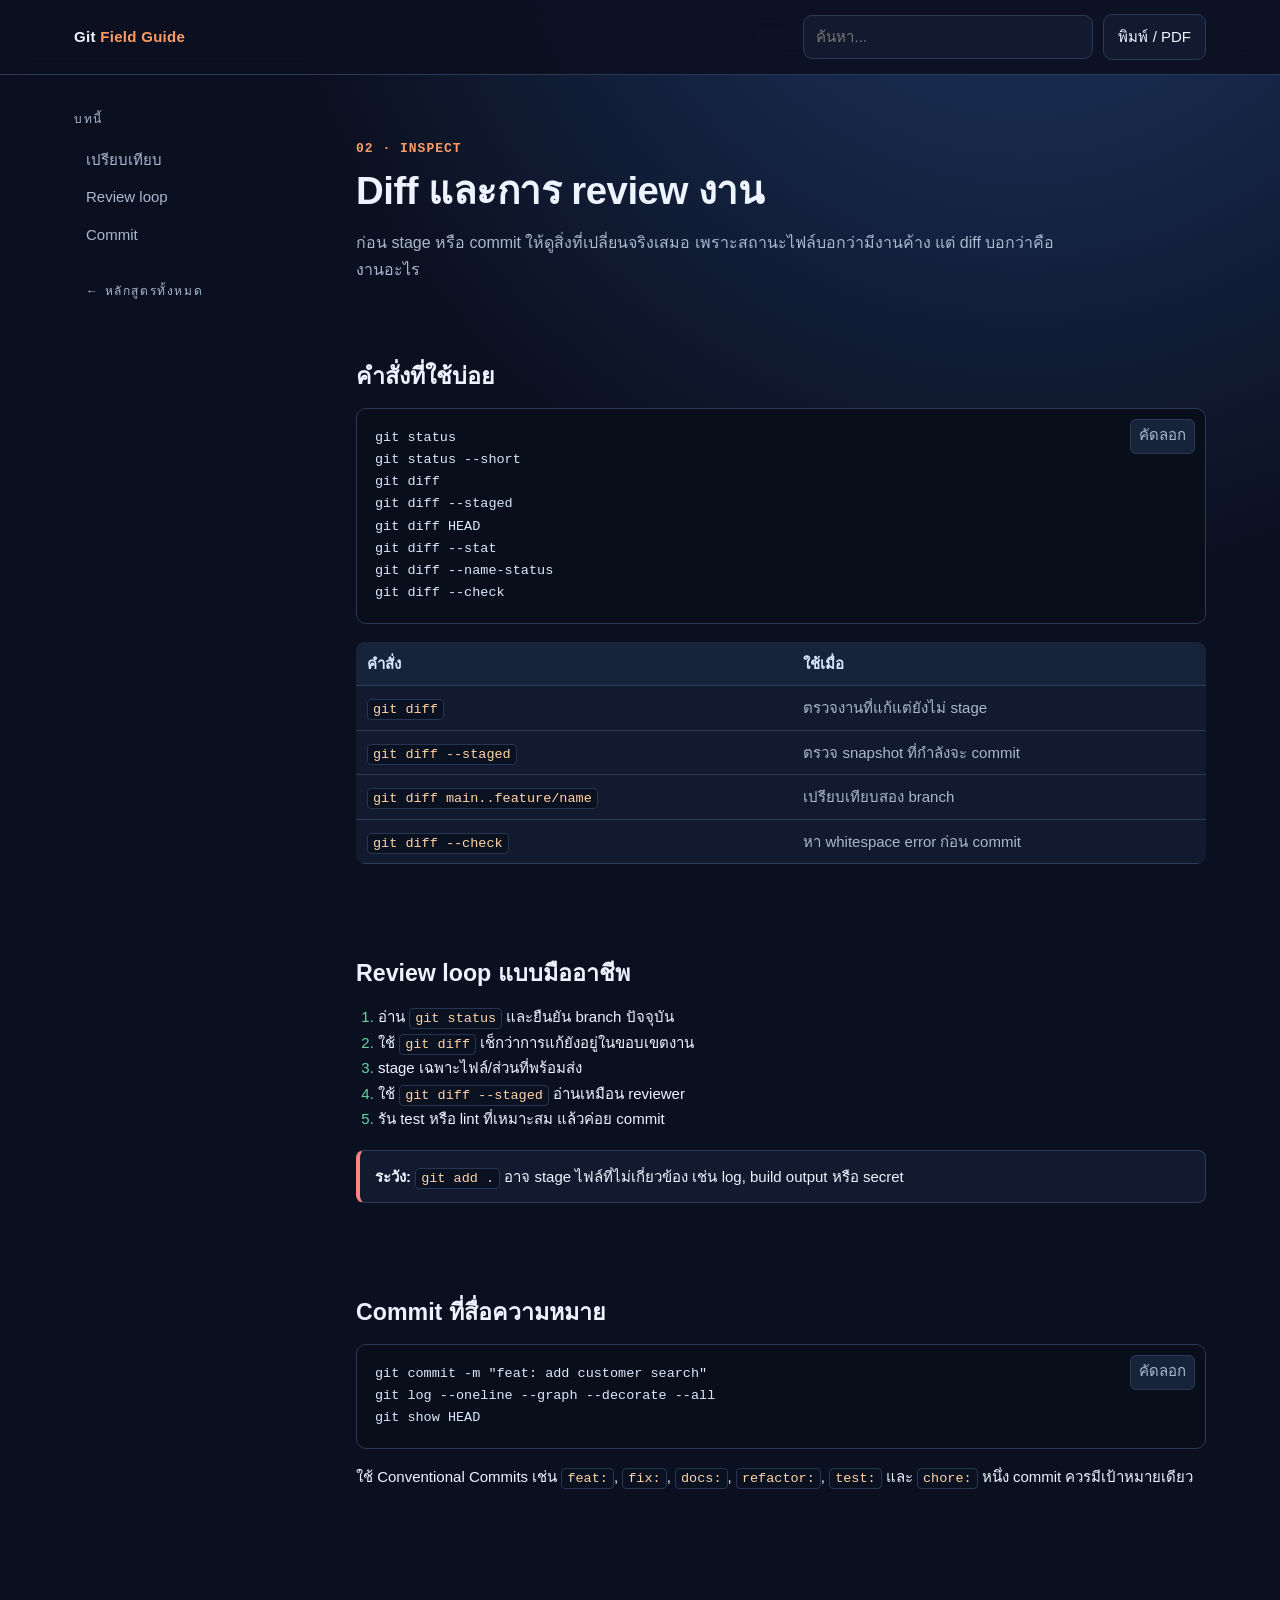
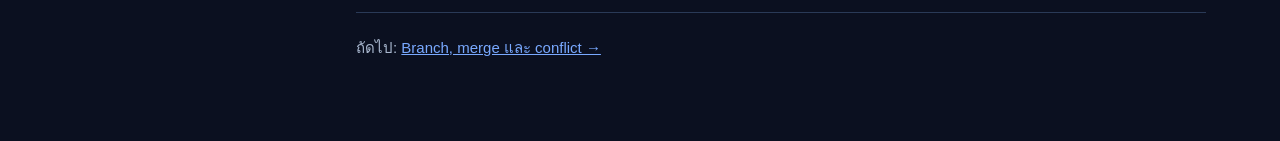
<file: docs/diff-and-review.html>
<!doctype html><html lang="th"><head><meta charset="utf-8"><meta name="viewport" content="width=device-width,initial-scale=1"><title>02 · Diff & Review — Git Field Guide</title><link rel="stylesheet" href="assets/style.css"></head><body><header class="site-header"><div class="header-inner"><a class="brand" href="index.html">Git <span>Field Guide</span></a><div class="header-actions"><input class="search" data-search aria-label="ค้นหาในบทเรียน" placeholder="ค้นหา..."><button class="button" onclick="print()">พิมพ์ / PDF</button></div></div></header><div class="layout"><aside class="toc"><p class="toc-title">บทนี้</p><nav><a href="#compare">เปรียบเทียบ</a><a href="#review">Review loop</a><a href="#commit">Commit</a></nav><p class="toc-title" style="margin-top:22px"><a href="index.html">← หลักสูตรทั้งหมด</a></p></aside><main><section class="hero"><div class="kicker">02 · Inspect</div><h1>Diff และการ review งาน</h1><p class="lead">ก่อน stage หรือ commit ให้ดูสิ่งที่เปลี่ยนจริงเสมอ เพราะสถานะไฟล์บอกว่ามีงานค้าง แต่ diff บอกว่าคืองานอะไร</p></section><section class="section" id="compare"><h2>คำสั่งที่ใช้บ่อย</h2><pre><code>git status<br>git status --short<br>git diff<br>git diff --staged<br>git diff HEAD<br>git diff --stat<br>git diff --name-status<br>git diff --check</code></pre><table><tr><th>คำสั่ง</th><th>ใช้เมื่อ</th></tr><tr><td><code>git diff</code></td><td>ตรวจงานที่แก้แต่ยังไม่ stage</td></tr><tr><td><code>git diff --staged</code></td><td>ตรวจ snapshot ที่กำลังจะ commit</td></tr><tr><td><code>git diff main..feature/name</code></td><td>เปรียบเทียบสอง branch</td></tr><tr><td><code>git diff --check</code></td><td>หา whitespace error ก่อน commit</td></tr></table></section><section class="section" id="review"><h2>Review loop แบบมืออาชีพ</h2><ol class="checklist"><li>อ่าน <code>git status</code> และยืนยัน branch ปัจจุบัน</li><li>ใช้ <code>git diff</code> เช็กว่าการแก้ยังอยู่ในขอบเขตงาน</li><li>stage เฉพาะไฟล์/ส่วนที่พร้อมส่ง</li><li>ใช้ <code>git diff --staged</code> อ่านเหมือน reviewer</li><li>รัน test หรือ lint ที่เหมาะสม แล้วค่อย commit</li></ol><div class="callout warn"><strong>ระวัง:</strong> <code>git add .</code> อาจ stage ไฟล์ที่ไม่เกี่ยวข้อง เช่น log, build output หรือ secret</div></section><section class="section" id="commit"><h2>Commit ที่สื่อความหมาย</h2><pre><code>git commit -m "feat: add customer search"<br>git log --oneline --graph --decorate --all<br>git show HEAD</code></pre><p>ใช้ Conventional Commits เช่น <code>feat:</code>, <code>fix:</code>, <code>docs:</code>, <code>refactor:</code>, <code>test:</code> และ <code>chore:</code> หนึ่ง commit ควรมีเป้าหมายเดียว</p></section><footer class="footer">ถัดไป: <a href="branching.html">Branch, merge และ conflict →</a></footer></main></div><button class="top" aria-label="กลับด้านบน">↑</button><script src="assets/script.js"></script></body></html>
</file>
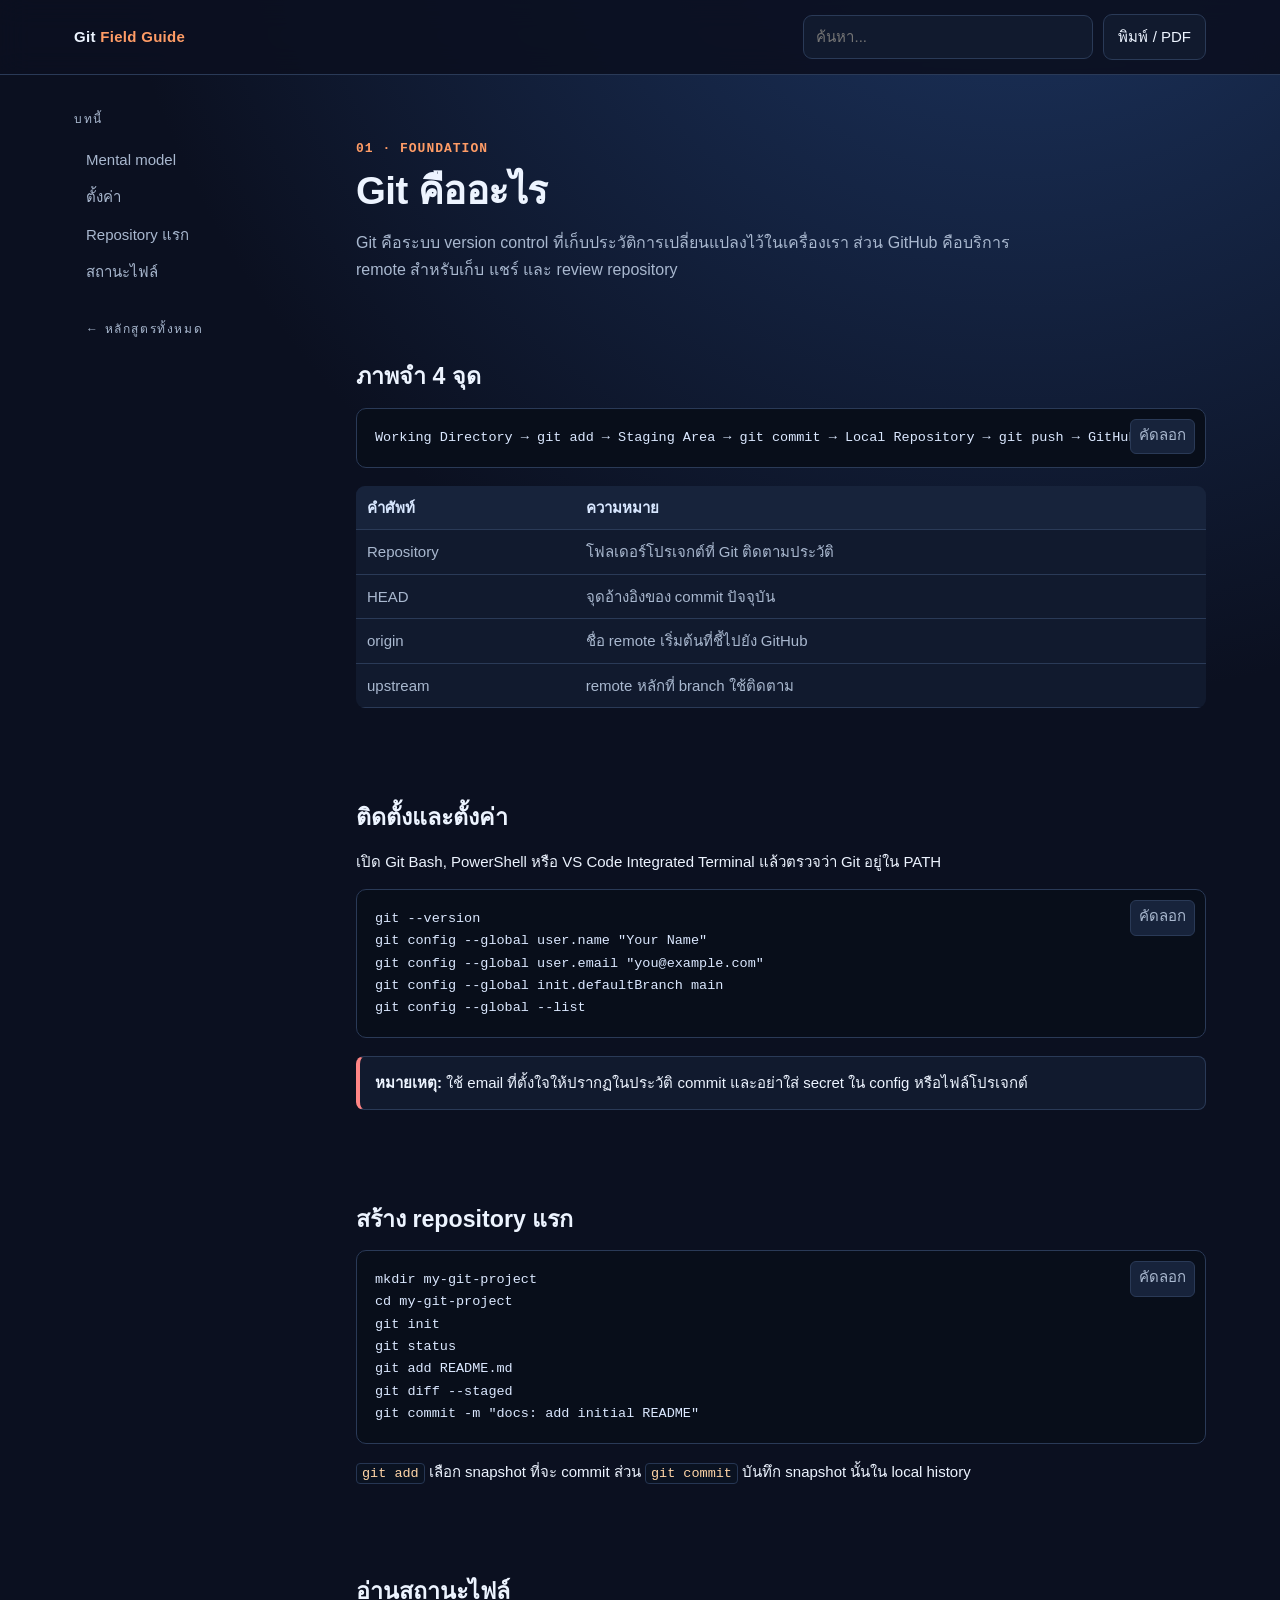
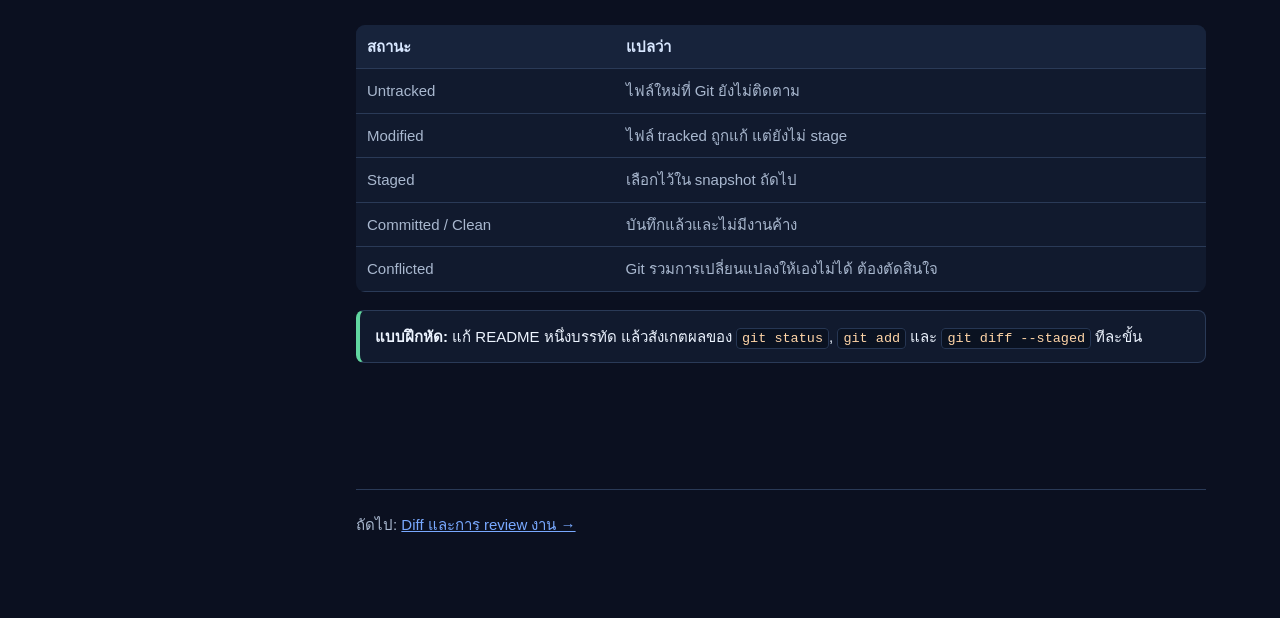
<file: docs/git-basics.html>
<!doctype html><html lang="th"><head><meta charset="utf-8"><meta name="viewport" content="width=device-width,initial-scale=1"><title>01 · Git Basics — Git Field Guide</title><link rel="stylesheet" href="assets/style.css"></head><body><header class="site-header"><div class="header-inner"><a class="brand" href="index.html">Git <span>Field Guide</span></a><div class="header-actions"><input class="search" data-search aria-label="ค้นหาในบทเรียน" placeholder="ค้นหา..."><button class="button" onclick="print()">พิมพ์ / PDF</button></div></div></header><div class="layout"><aside class="toc"><p class="toc-title">บทนี้</p><nav><a href="#mental-model">Mental model</a><a href="#setup">ตั้งค่า</a><a href="#first-repo">Repository แรก</a><a href="#status">สถานะไฟล์</a></nav><p class="toc-title" style="margin-top:22px"><a href="index.html">← หลักสูตรทั้งหมด</a></p></aside><main><section class="hero"><div class="kicker">01 · Foundation</div><h1>Git คืออะไร</h1><p class="lead">Git คือระบบ version control ที่เก็บประวัติการเปลี่ยนแปลงไว้ในเครื่องเรา ส่วน GitHub คือบริการ remote สำหรับเก็บ แชร์ และ review repository</p></section><section class="section" id="mental-model"><h2>ภาพจำ 4 จุด</h2><pre><code>Working Directory → git add → Staging Area → git commit → Local Repository → git push → GitHub</code></pre><table><tr><th>คำศัพท์</th><th>ความหมาย</th></tr><tr><td>Repository</td><td>โฟลเดอร์โปรเจกต์ที่ Git ติดตามประวัติ</td></tr><tr><td>HEAD</td><td>จุดอ้างอิงของ commit ปัจจุบัน</td></tr><tr><td>origin</td><td>ชื่อ remote เริ่มต้นที่ชี้ไปยัง GitHub</td></tr><tr><td>upstream</td><td>remote หลักที่ branch ใช้ติดตาม</td></tr></table></section><section class="section" id="setup"><h2>ติดตั้งและตั้งค่า</h2><p>เปิด Git Bash, PowerShell หรือ VS Code Integrated Terminal แล้วตรวจว่า Git อยู่ใน PATH</p><pre><code>git --version<br>git config --global user.name "Your Name"<br>git config --global user.email "you@example.com"<br>git config --global init.defaultBranch main<br>git config --global --list</code></pre><div class="callout warn"><strong>หมายเหตุ:</strong> ใช้ email ที่ตั้งใจให้ปรากฏในประวัติ commit และอย่าใส่ secret ใน config หรือไฟล์โปรเจกต์</div></section><section class="section" id="first-repo"><h2>สร้าง repository แรก</h2><pre><code>mkdir my-git-project<br>cd my-git-project<br>git init<br>git status<br>git add README.md<br>git diff --staged<br>git commit -m "docs: add initial README"</code></pre><p><code>git add</code> เลือก snapshot ที่จะ commit ส่วน <code>git commit</code> บันทึก snapshot นั้นใน local history</p></section><section class="section" id="status"><h2>อ่านสถานะไฟล์</h2><table><tr><th>สถานะ</th><th>แปลว่า</th></tr><tr><td>Untracked</td><td>ไฟล์ใหม่ที่ Git ยังไม่ติดตาม</td></tr><tr><td>Modified</td><td>ไฟล์ tracked ถูกแก้ แต่ยังไม่ stage</td></tr><tr><td>Staged</td><td>เลือกไว้ใน snapshot ถัดไป</td></tr><tr><td>Committed / Clean</td><td>บันทึกแล้วและไม่มีงานค้าง</td></tr><tr><td>Conflicted</td><td>Git รวมการเปลี่ยนแปลงให้เองไม่ได้ ต้องตัดสินใจ</td></tr></table><div class="callout good"><strong>แบบฝึกหัด:</strong> แก้ README หนึ่งบรรทัด แล้วสังเกตผลของ <code>git status</code>, <code>git add</code> และ <code>git diff --staged</code> ทีละขั้น</div></section><footer class="footer">ถัดไป: <a href="diff-and-review.html">Diff และการ review งาน →</a></footer></main></div><button class="top" aria-label="กลับด้านบน">↑</button><script src="assets/script.js"></script></body></html>
</file>
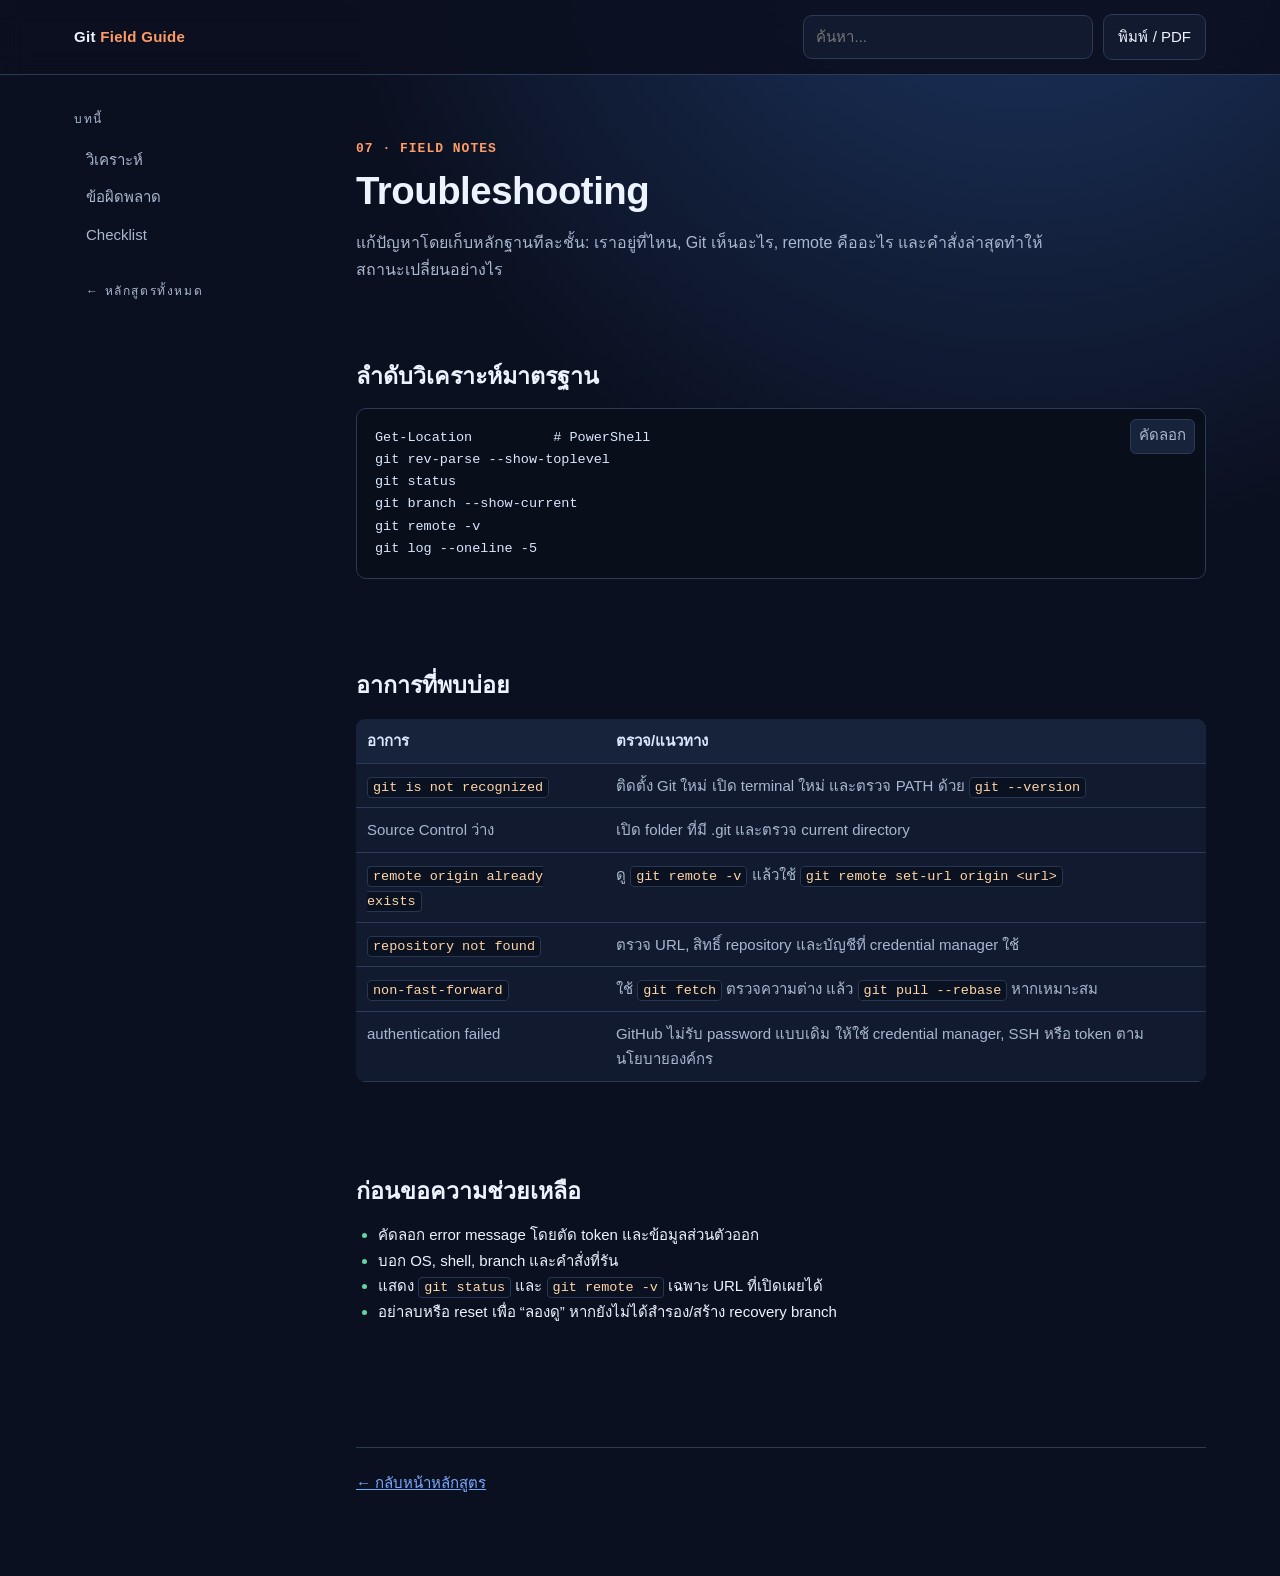
<file: docs/troubleshooting.html>
<!doctype html><html lang="th"><head><meta charset="utf-8"><meta name="viewport" content="width=device-width,initial-scale=1"><title>07 · Troubleshooting — Git Field Guide</title><link rel="stylesheet" href="assets/style.css"></head><body><header class="site-header"><div class="header-inner"><a class="brand" href="index.html">Git <span>Field Guide</span></a><div class="header-actions"><input class="search" data-search aria-label="ค้นหาในบทเรียน" placeholder="ค้นหา..."><button class="button" onclick="print()">พิมพ์ / PDF</button></div></div></header><div class="layout"><aside class="toc"><p class="toc-title">บทนี้</p><nav><a href="#diagnose">วิเคราะห์</a><a href="#errors">ข้อผิดพลาด</a><a href="#checklist">Checklist</a></nav><p class="toc-title" style="margin-top:22px"><a href="index.html">← หลักสูตรทั้งหมด</a></p></aside><main><section class="hero"><div class="kicker">07 · Field notes</div><h1>Troubleshooting</h1><p class="lead">แก้ปัญหาโดยเก็บหลักฐานทีละชั้น: เราอยู่ที่ไหน, Git เห็นอะไร, remote คืออะไร และคำสั่งล่าสุดทำให้สถานะเปลี่ยนอย่างไร</p></section><section class="section" id="diagnose"><h2>ลำดับวิเคราะห์มาตรฐาน</h2><pre><code>Get-Location          # PowerShell<br>git rev-parse --show-toplevel<br>git status<br>git branch --show-current<br>git remote -v<br>git log --oneline -5</code></pre></section><section class="section" id="errors"><h2>อาการที่พบบ่อย</h2><table><tr><th>อาการ</th><th>ตรวจ/แนวทาง</th></tr><tr><td><code>git is not recognized</code></td><td>ติดตั้ง Git ใหม่ เปิด terminal ใหม่ และตรวจ PATH ด้วย <code>git --version</code></td></tr><tr><td>Source Control ว่าง</td><td>เปิด folder ที่มี .git และตรวจ current directory</td></tr><tr><td><code>remote origin already exists</code></td><td>ดู <code>git remote -v</code> แล้วใช้ <code>git remote set-url origin &lt;url&gt;</code></td></tr><tr><td><code>repository not found</code></td><td>ตรวจ URL, สิทธิ์ repository และบัญชีที่ credential manager ใช้</td></tr><tr><td><code>non-fast-forward</code></td><td>ใช้ <code>git fetch</code> ตรวจความต่าง แล้ว <code>git pull --rebase</code> หากเหมาะสม</td></tr><tr><td>authentication failed</td><td>GitHub ไม่รับ password แบบเดิม ให้ใช้ credential manager, SSH หรือ token ตามนโยบายองค์กร</td></tr></table></section><section class="section" id="checklist"><h2>ก่อนขอความช่วยเหลือ</h2><ul class="checklist"><li>คัดลอก error message โดยตัด token และข้อมูลส่วนตัวออก</li><li>บอก OS, shell, branch และคำสั่งที่รัน</li><li>แสดง <code>git status</code> และ <code>git remote -v</code> เฉพาะ URL ที่เปิดเผยได้</li><li>อย่าลบหรือ reset เพื่อ “ลองดู” หากยังไม่ได้สำรอง/สร้าง recovery branch</li></ul></section><footer class="footer"><a href="index.html">← กลับหน้าหลักสูตร</a></footer></main></div><button class="top" aria-label="กลับด้านบน">↑</button><script src="assets/script.js"></script></body></html>
</file>
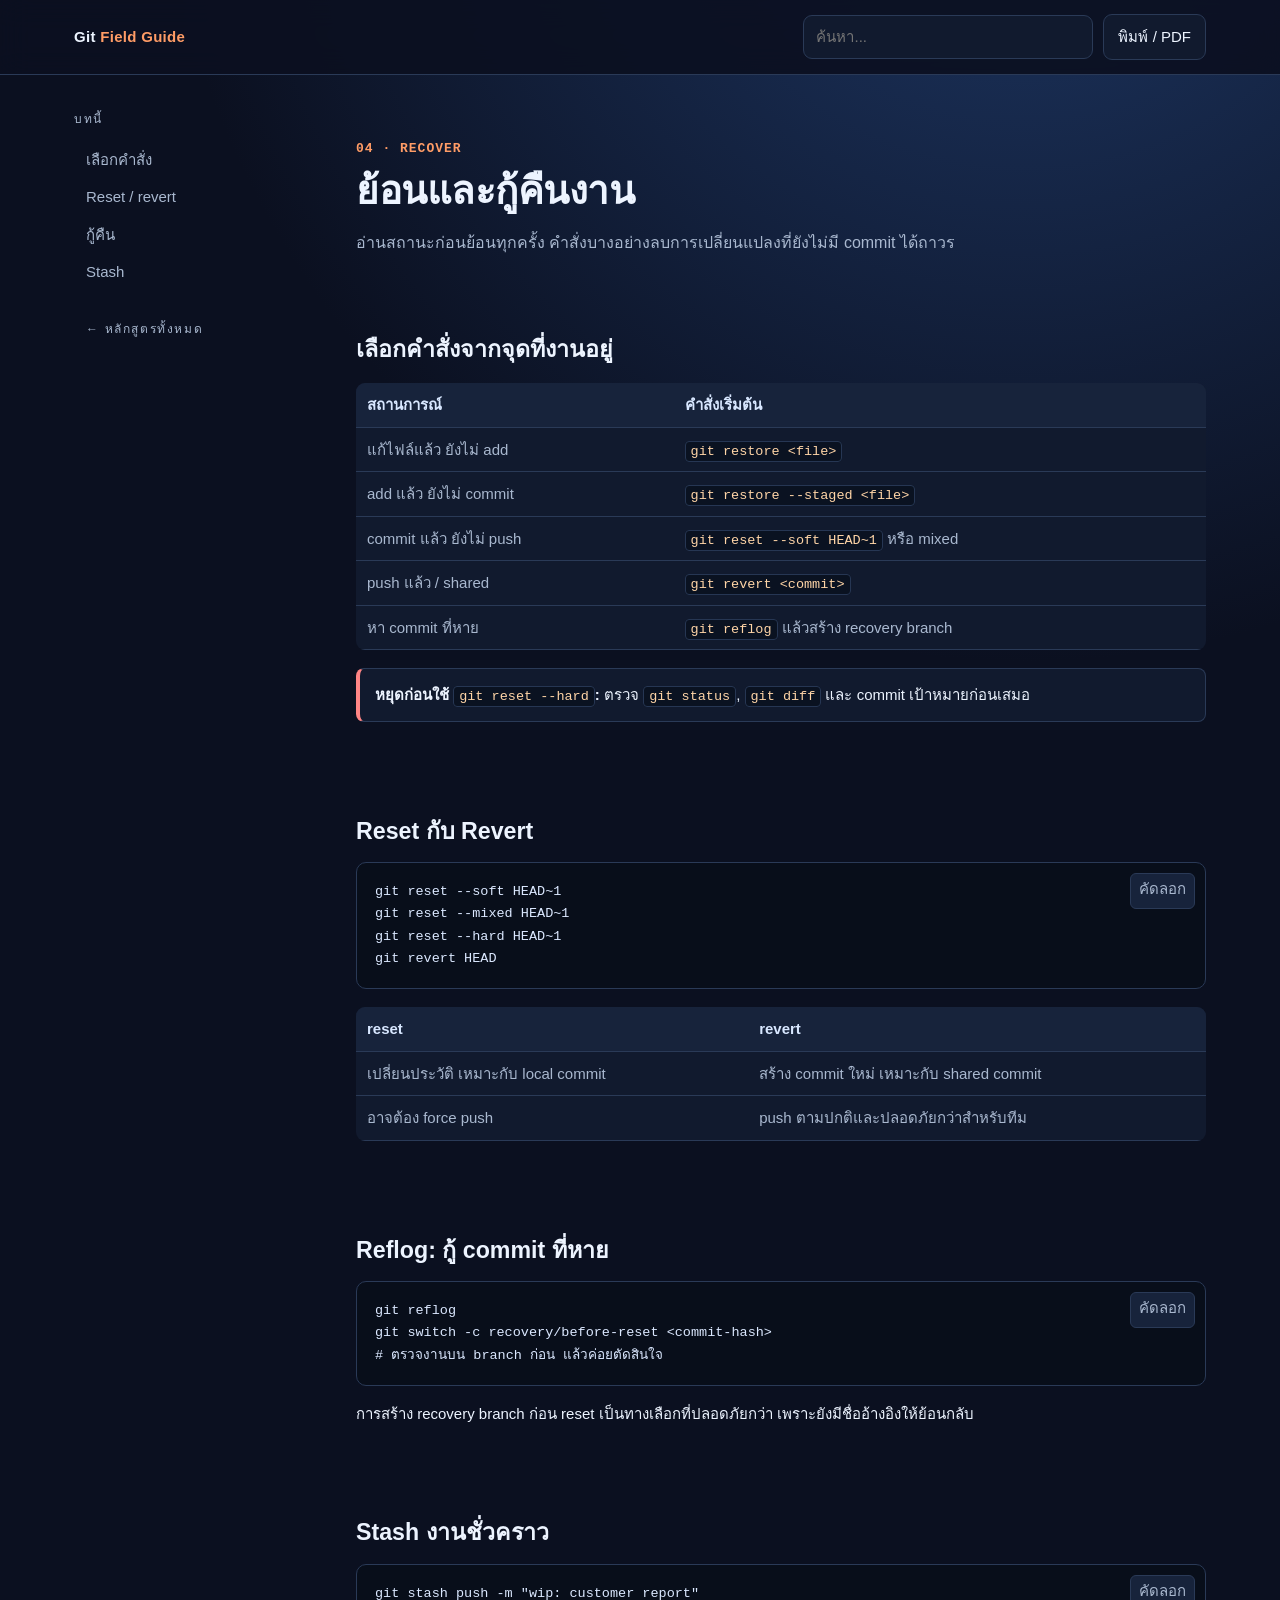
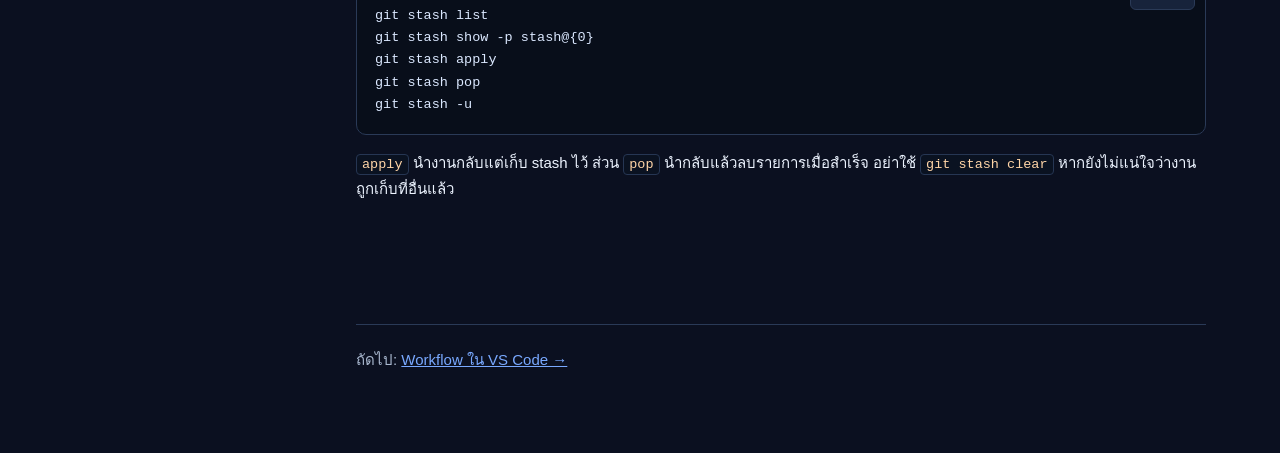
<file: docs/undo-and-recovery.html>
<!doctype html><html lang="th"><head><meta charset="utf-8"><meta name="viewport" content="width=device-width,initial-scale=1"><title>04 · Undo & Recovery — Git Field Guide</title><link rel="stylesheet" href="assets/style.css"></head><body><header class="site-header"><div class="header-inner"><a class="brand" href="index.html">Git <span>Field Guide</span></a><div class="header-actions"><input class="search" data-search aria-label="ค้นหาในบทเรียน" placeholder="ค้นหา..."><button class="button" onclick="print()">พิมพ์ / PDF</button></div></div></header><div class="layout"><aside class="toc"><p class="toc-title">บทนี้</p><nav><a href="#tree">เลือกคำสั่ง</a><a href="#reset">Reset / revert</a><a href="#recover">กู้คืน</a><a href="#stash">Stash</a></nav><p class="toc-title" style="margin-top:22px"><a href="index.html">← หลักสูตรทั้งหมด</a></p></aside><main><section class="hero"><div class="kicker">04 · Recover</div><h1>ย้อนและกู้คืนงาน</h1><p class="lead">อ่านสถานะก่อนย้อนทุกครั้ง คำสั่งบางอย่างลบการเปลี่ยนแปลงที่ยังไม่มี commit ได้ถาวร</p></section><section class="section" id="tree"><h2>เลือกคำสั่งจากจุดที่งานอยู่</h2><table><tr><th>สถานการณ์</th><th>คำสั่งเริ่มต้น</th></tr><tr><td>แก้ไฟล์แล้ว ยังไม่ add</td><td><code>git restore &lt;file&gt;</code></td></tr><tr><td>add แล้ว ยังไม่ commit</td><td><code>git restore --staged &lt;file&gt;</code></td></tr><tr><td>commit แล้ว ยังไม่ push</td><td><code>git reset --soft HEAD~1</code> หรือ mixed</td></tr><tr><td>push แล้ว / shared</td><td><code>git revert &lt;commit&gt;</code></td></tr><tr><td>หา commit ที่หาย</td><td><code>git reflog</code> แล้วสร้าง recovery branch</td></tr></table><div class="callout warn"><strong>หยุดก่อนใช้ <code>git reset --hard</code>:</strong> ตรวจ <code>git status</code>, <code>git diff</code> และ commit เป้าหมายก่อนเสมอ</div></section><section class="section" id="reset"><h2>Reset กับ Revert</h2><pre><code>git reset --soft HEAD~1<br>git reset --mixed HEAD~1<br>git reset --hard HEAD~1<br>git revert HEAD</code></pre><table><tr><th>reset</th><th>revert</th></tr><tr><td>เปลี่ยนประวัติ เหมาะกับ local commit</td><td>สร้าง commit ใหม่ เหมาะกับ shared commit</td></tr><tr><td>อาจต้อง force push</td><td>push ตามปกติและปลอดภัยกว่าสำหรับทีม</td></tr></table></section><section class="section" id="recover"><h2>Reflog: กู้ commit ที่หาย</h2><pre><code>git reflog<br>git switch -c recovery/before-reset &lt;commit-hash&gt;<br># ตรวจงานบน branch ก่อน แล้วค่อยตัดสินใจ</code></pre><p>การสร้าง recovery branch ก่อน reset เป็นทางเลือกที่ปลอดภัยกว่า เพราะยังมีชื่ออ้างอิงให้ย้อนกลับ</p></section><section class="section" id="stash"><h2>Stash งานชั่วคราว</h2><pre><code>git stash push -m "wip: customer report"<br>git stash list<br>git stash show -p stash@{0}<br>git stash apply<br>git stash pop<br>git stash -u</code></pre><p><code>apply</code> นำงานกลับแต่เก็บ stash ไว้ ส่วน <code>pop</code> นำกลับแล้วลบรายการเมื่อสำเร็จ อย่าใช้ <code>git stash clear</code> หากยังไม่แน่ใจว่างานถูกเก็บที่อื่นแล้ว</p></section><footer class="footer">ถัดไป: <a href="vscode-workflow.html">Workflow ใน VS Code →</a></footer></main></div><button class="top" aria-label="กลับด้านบน">↑</button><script src="assets/script.js"></script></body></html>
</file>
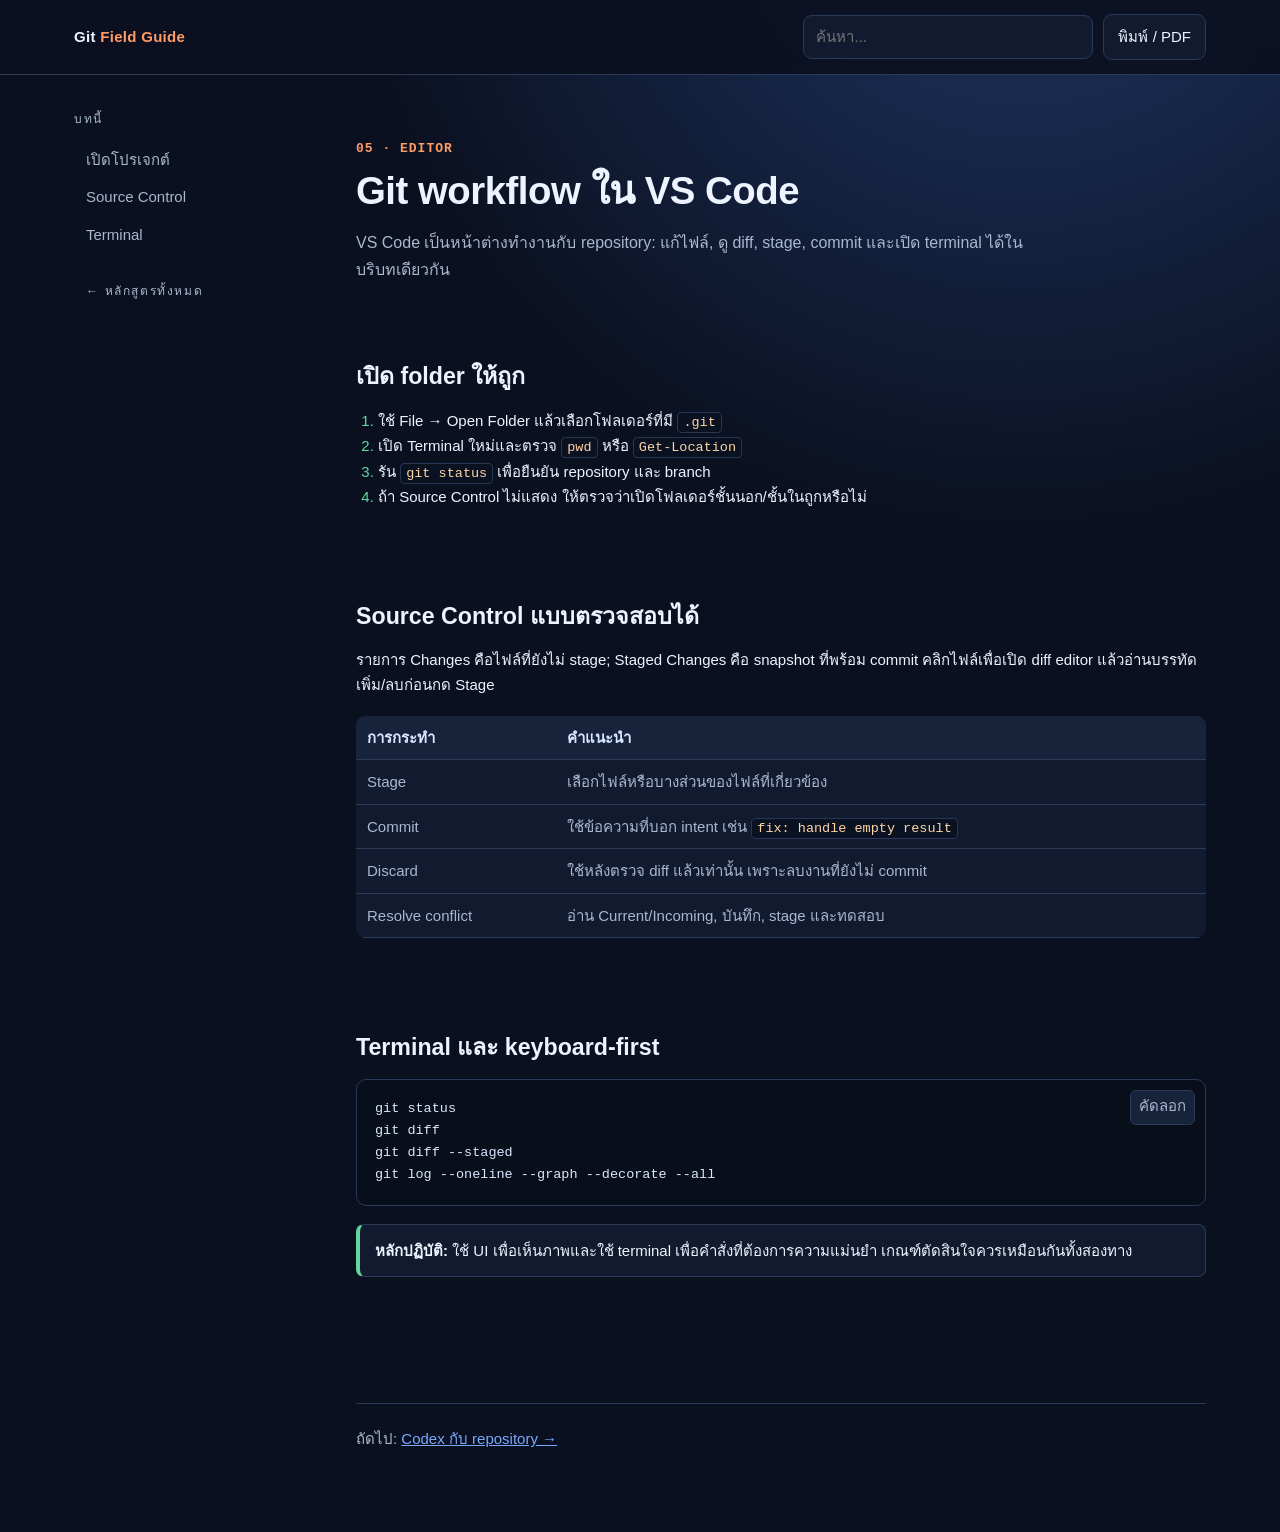
<file: docs/vscode-workflow.html>
<!doctype html><html lang="th"><head><meta charset="utf-8"><meta name="viewport" content="width=device-width,initial-scale=1"><title>05 · VS Code Workflow — Git Field Guide</title><link rel="stylesheet" href="assets/style.css"></head><body><header class="site-header"><div class="header-inner"><a class="brand" href="index.html">Git <span>Field Guide</span></a><div class="header-actions"><input class="search" data-search aria-label="ค้นหาในบทเรียน" placeholder="ค้นหา..."><button class="button" onclick="print()">พิมพ์ / PDF</button></div></div></header><div class="layout"><aside class="toc"><p class="toc-title">บทนี้</p><nav><a href="#open">เปิดโปรเจกต์</a><a href="#source">Source Control</a><a href="#terminal">Terminal</a></nav><p class="toc-title" style="margin-top:22px"><a href="index.html">← หลักสูตรทั้งหมด</a></p></aside><main><section class="hero"><div class="kicker">05 · Editor</div><h1>Git workflow ใน VS Code</h1><p class="lead">VS Code เป็นหน้าต่างทำงานกับ repository: แก้ไฟล์, ดู diff, stage, commit และเปิด terminal ได้ในบริบทเดียวกัน</p></section><section class="section" id="open"><h2>เปิด folder ให้ถูก</h2><ol class="checklist"><li>ใช้ File → Open Folder แล้วเลือกโฟลเดอร์ที่มี <code>.git</code></li><li>เปิด Terminal ใหม่และตรวจ <code>pwd</code> หรือ <code>Get-Location</code></li><li>รัน <code>git status</code> เพื่อยืนยัน repository และ branch</li><li>ถ้า Source Control ไม่แสดง ให้ตรวจว่าเปิดโฟลเดอร์ชั้นนอก/ชั้นในถูกหรือไม่</li></ol></section><section class="section" id="source"><h2>Source Control แบบตรวจสอบได้</h2><p>รายการ Changes คือไฟล์ที่ยังไม่ stage; Staged Changes คือ snapshot ที่พร้อม commit คลิกไฟล์เพื่อเปิด diff editor แล้วอ่านบรรทัดเพิ่ม/ลบก่อนกด Stage</p><table><tr><th>การกระทำ</th><th>คำแนะนำ</th></tr><tr><td>Stage</td><td>เลือกไฟล์หรือบางส่วนของไฟล์ที่เกี่ยวข้อง</td></tr><tr><td>Commit</td><td>ใช้ข้อความที่บอก intent เช่น <code>fix: handle empty result</code></td></tr><tr><td>Discard</td><td>ใช้หลังตรวจ diff แล้วเท่านั้น เพราะลบงานที่ยังไม่ commit</td></tr><tr><td>Resolve conflict</td><td>อ่าน Current/Incoming, บันทึก, stage และทดสอบ</td></tr></table></section><section class="section" id="terminal"><h2>Terminal และ keyboard-first</h2><pre><code>git status<br>git diff<br>git diff --staged<br>git log --oneline --graph --decorate --all</code></pre><div class="callout good"><strong>หลักปฏิบัติ:</strong> ใช้ UI เพื่อเห็นภาพและใช้ terminal เพื่อคำสั่งที่ต้องการความแม่นยำ เกณฑ์ตัดสินใจควรเหมือนกันทั้งสองทาง</div></section><footer class="footer">ถัดไป: <a href="codex-workflow.html">Codex กับ repository →</a></footer></main></div><button class="top" aria-label="กลับด้านบน">↑</button><script src="assets/script.js"></script></body></html>
</file>
<file: docs/assets/style.css>
:root{--bg:#0b1020;--surface:#111a2e;--surface-2:#17233b;--line:#2a3a57;--text:#edf4ff;--muted:#a9b8cf;--accent:#79a9ff;--orange:#ff9c66;--green:#61d6a0;--danger:#ff8585;--mono:"Cascadia Code","SFMono-Regular",Consolas,monospace;--sans:"Noto Sans Thai","Segoe UI",Tahoma,sans-serif}*{box-sizing:border-box}html{scroll-behavior:smooth}body{margin:0;background:radial-gradient(circle at 80% -10%,#1e3866 0,transparent 35%),var(--bg);color:var(--text);font:16px/1.75 var(--sans)}a{color:var(--accent)}a:hover{color:#c8dcff}button,input{font:inherit}.site-header{position:sticky;top:0;z-index:5;background:#0b1020e8;border-bottom:1px solid var(--line);backdrop-filter:blur(14px)}.header-inner{max-width:1180px;margin:auto;padding:14px 24px;display:flex;gap:18px;align-items:center;justify-content:space-between}.brand{color:var(--text);text-decoration:none;font-weight:800;letter-spacing:.3px}.brand span{color:var(--orange)}.header-actions{display:flex;gap:10px;align-items:center}.search{width:min(32vw,290px);background:var(--surface);border:1px solid var(--line);border-radius:9px;padding:8px 12px;color:var(--text)}.layout{max-width:1180px;margin:auto;padding:34px 24px 80px;display:grid;grid-template-columns:240px minmax(0,1fr);gap:42px}.toc{position:sticky;top:76px;align-self:start;max-height:calc(100vh - 96px);overflow:auto}.toc-title{font-size:12px;text-transform:uppercase;letter-spacing:1.6px;color:var(--muted);margin:0 0 12px}.toc a{display:block;text-decoration:none;color:var(--muted);padding:6px 10px;border-left:2px solid transparent;border-radius:0 6px 6px 0}.toc a:hover,.toc a.active{color:var(--text);background:var(--surface);border-color:var(--accent)}main{min-width:0}.hero{padding:40px 0 28px}.kicker{color:var(--orange);font:700 13px var(--mono);letter-spacing:1px;text-transform:uppercase}.hero h1{font-size:clamp(2rem,5vw,4rem);line-height:1.15;letter-spacing:-1px;margin:12px 0}.lead{font-size:1.15rem;color:var(--muted);max-width:760px}.actions{display:flex;flex-wrap:wrap;gap:10px;margin-top:24px}.button{display:inline-block;border:1px solid var(--line);border-radius:9px;padding:9px 14px;color:var(--text);text-decoration:none;background:var(--surface)}.button.primary{background:var(--accent);color:#071022;border-color:var(--accent);font-weight:800}.section{margin:46px 0;scroll-margin-top:92px}.section h2{font-size:1.8rem;line-height:1.3;margin:0 0 12px}.section h3{font-size:1.2rem;margin:26px 0 8px;color:#dce9ff}.eyebrow{color:var(--orange);font:700 12px var(--mono);letter-spacing:1px}.grid{display:grid;grid-template-columns:repeat(2,minmax(0,1fr));gap:14px}.card{display:block;color:var(--text);text-decoration:none;background:linear-gradient(145deg,var(--surface),#0f182b);border:1px solid var(--line);border-radius:13px;padding:20px;transition:.2s transform,.2s border-color}.card:hover{transform:translateY(-3px);border-color:var(--accent)}.card h3{margin:5px 0 6px}.card p{color:var(--muted);margin:0}.card .number{color:var(--orange);font:700 12px var(--mono)}.callout{border:1px solid var(--line);border-left:4px solid var(--accent);background:var(--surface);border-radius:8px;padding:16px 18px;margin:18px 0}.callout.warn{border-left-color:var(--danger)}.callout.good{border-left-color:var(--green)}code{font:0.9em var(--mono);color:#ffd5a7;background:#0a1221;border:1px solid #263653;border-radius:4px;padding:2px 5px}pre{position:relative;overflow:auto;background:#080e1a;border:1px solid var(--line);border-radius:10px;padding:18px;margin:15px 0;color:#dbe8ff}pre code{display:block;border:0;padding:0;background:none;color:inherit;line-height:1.65}.copy{position:absolute;right:10px;top:10px;background:var(--surface-2);color:var(--muted);border:1px solid var(--line);border-radius:6px;padding:4px 8px;cursor:pointer}.copy:hover{color:var(--text);border-color:var(--accent)}table{width:100%;border-collapse:collapse;margin:18px 0;background:var(--surface);border-radius:9px;overflow:hidden}th,td{text-align:left;padding:11px 13px;border-bottom:1px solid var(--line);vertical-align:top}th{color:#d8e7ff;background:var(--surface-2)}td{color:var(--muted)}.checklist{padding-left:22px}.checklist li::marker{color:var(--green)}.footer{border-top:1px solid var(--line);color:var(--muted);padding-top:22px;margin-top:70px}.top{position:fixed;right:22px;bottom:20px;display:none;background:var(--accent);color:#071022;border:0;border-radius:50%;width:42px;height:42px;font-weight:800;cursor:pointer}.top.show{display:block}.branch-map{background:#080e1a;border:1px solid var(--line);border-radius:12px;padding:22px 18px;margin:20px 0;overflow:auto}.branch-row{display:flex;align-items:center;gap:12px;min-width:620px;min-height:58px}.branch-label{width:126px;font:700 13px var(--mono);color:var(--muted);text-align:right}.main-label{color:var(--accent)}.feature-label{color:var(--orange)}.node{width:16px;height:16px;border-radius:50%;border:4px solid #080e1a;box-shadow:0 0 0 2px currentColor;flex:0 0 auto}.base,.merged{color:var(--accent);background:var(--accent)}.fork,.feature-node{color:var(--orange);background:var(--orange)}.line{height:4px;border-radius:4px;flex:0 0 100px;background:var(--accent)}.feature-line{background:var(--orange)}.feature-line.short{margin-left:172px}.commit-card{display:flex;flex-direction:column;gap:1px;min-width:215px;padding:8px 11px;border:1px solid var(--line);border-radius:8px;background:var(--surface)}.commit-card b{font:700 13px var(--mono);color:var(--text)}.commit-card small{color:var(--muted)}.flow-list{display:grid;gap:14px}.flow-step{display:grid;grid-template-columns:46px 1fr;gap:14px;padding:16px;border:1px solid var(--line);border-radius:12px;background:linear-gradient(145deg,var(--surface),#0f182b)}.flow-step>span{display:grid;place-items:center;width:34px;height:34px;border-radius:50%;background:var(--accent);color:#071022;font:700 12px var(--mono)}.flow-step h3{margin:0 0 4px}.flow-step p{margin:0;color:var(--muted)}.flow-step pre{margin-bottom:0}.flow-step pre code{white-space:pre-wrap}@media(max-width:820px){.layout{display:block;padding:18px 16px 60px}.toc{position:static;max-height:none;margin:8px 0 24px;padding:12px;background:var(--surface);border:1px solid var(--line);border-radius:9px}.toc nav{display:flex;flex-wrap:wrap;gap:4px}.toc a{font-size:.9rem;padding:4px 7px;border-left:0;border-bottom:2px solid transparent}.grid{grid-template-columns:1fr}.header-inner{padding:11px 16px}.search{width:42vw}.hero{padding-top:24px}.flow-step{grid-template-columns:1fr}.branch-row{min-width:580px}}@media print{body{background:#fff;color:#111}.site-header,.toc,.actions,.top,.copy{display:none!important}.layout{display:block;max-width:none;padding:0}.section{break-inside:avoid}pre,table,.card,.branch-map,.flow-step{border:1px solid #bbb;background:#fafafa;color:#111}a{color:#111;text-decoration:none}.muted,td{color:#333}}

/* Homepage rhythm: compact type scale and requested navigation order. */
body{font-size:15px;line-height:1.7}
main{display:flex;flex-direction:column}
main>.hero{order:0}
main>#commands{order:1}
main>#course{order:2}
main>#graph{order:3}
main>#inspect{order:4}
main>#flow{order:5}
main>#publish{order:6}
main>#safety{order:7}
main>#infographics{order:8}
main>.footer{order:9}
.hero{padding:32px 0 24px}
.hero h1{font-size:clamp(1.5rem,3vw,2.5rem);line-height:1.18;letter-spacing:-.5px}
.lead{font-size:1rem;max-width:700px}
.section{margin:38px 0}
.section h2{font-size:1.45rem;line-height:1.35}
.section h3{font-size:1.05rem;margin:22px 0 7px}
.card{padding:16px}
.callout{padding:13px 15px}
th,td{padding:9px 11px}
@media(max-width:820px){.hero h1{font-size:clamp(1.8rem,8vw,2.5rem)}.section h2{font-size:1.3rem}.lead{font-size:.98rem}}
main>#push-branch{order:5}
main>#flags{order:2}
main>#commit-ai{order:3}
main>#daily{order:4}
main>#course{order:5}
main>#graph{order:6}
main>#inspect{order:7}
main>#push-branch{order:8}
main>#flow{order:9}
main>#publish{order:10}
main>#safety{order:11}
</file>
